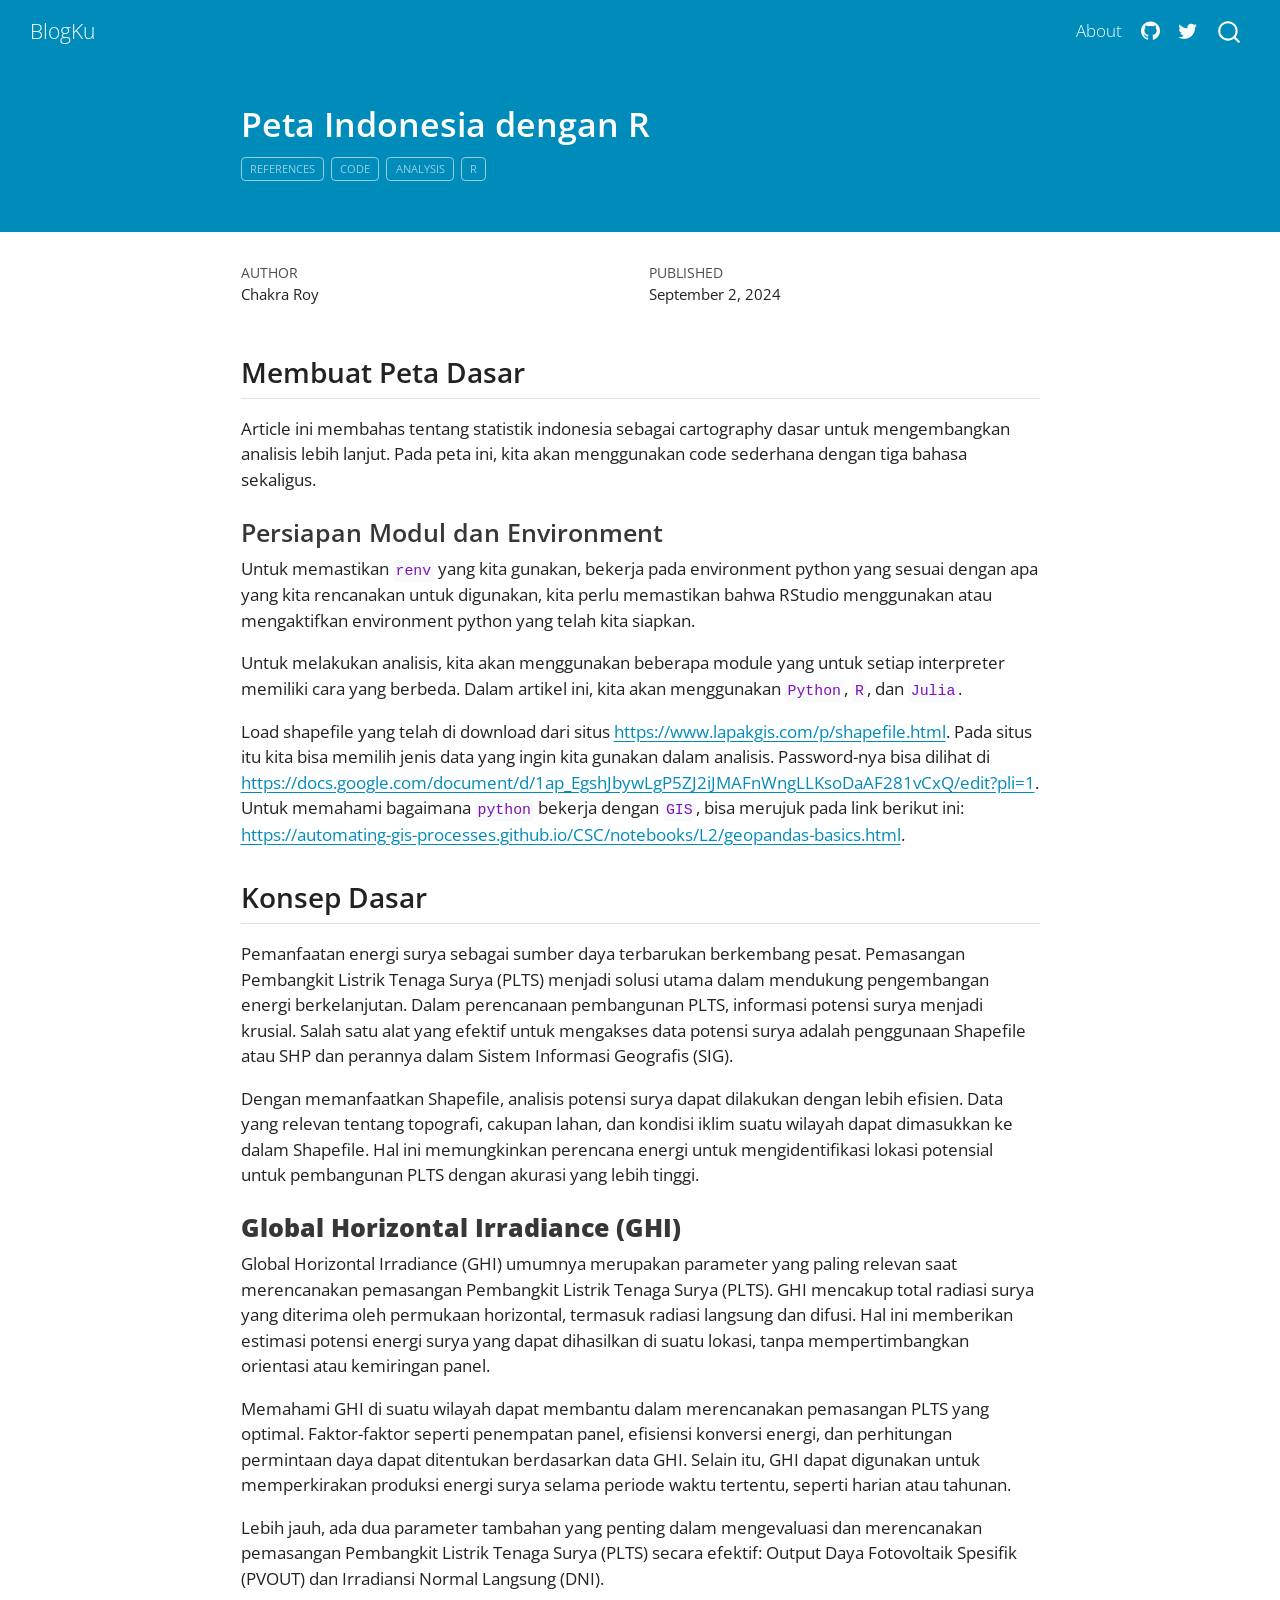
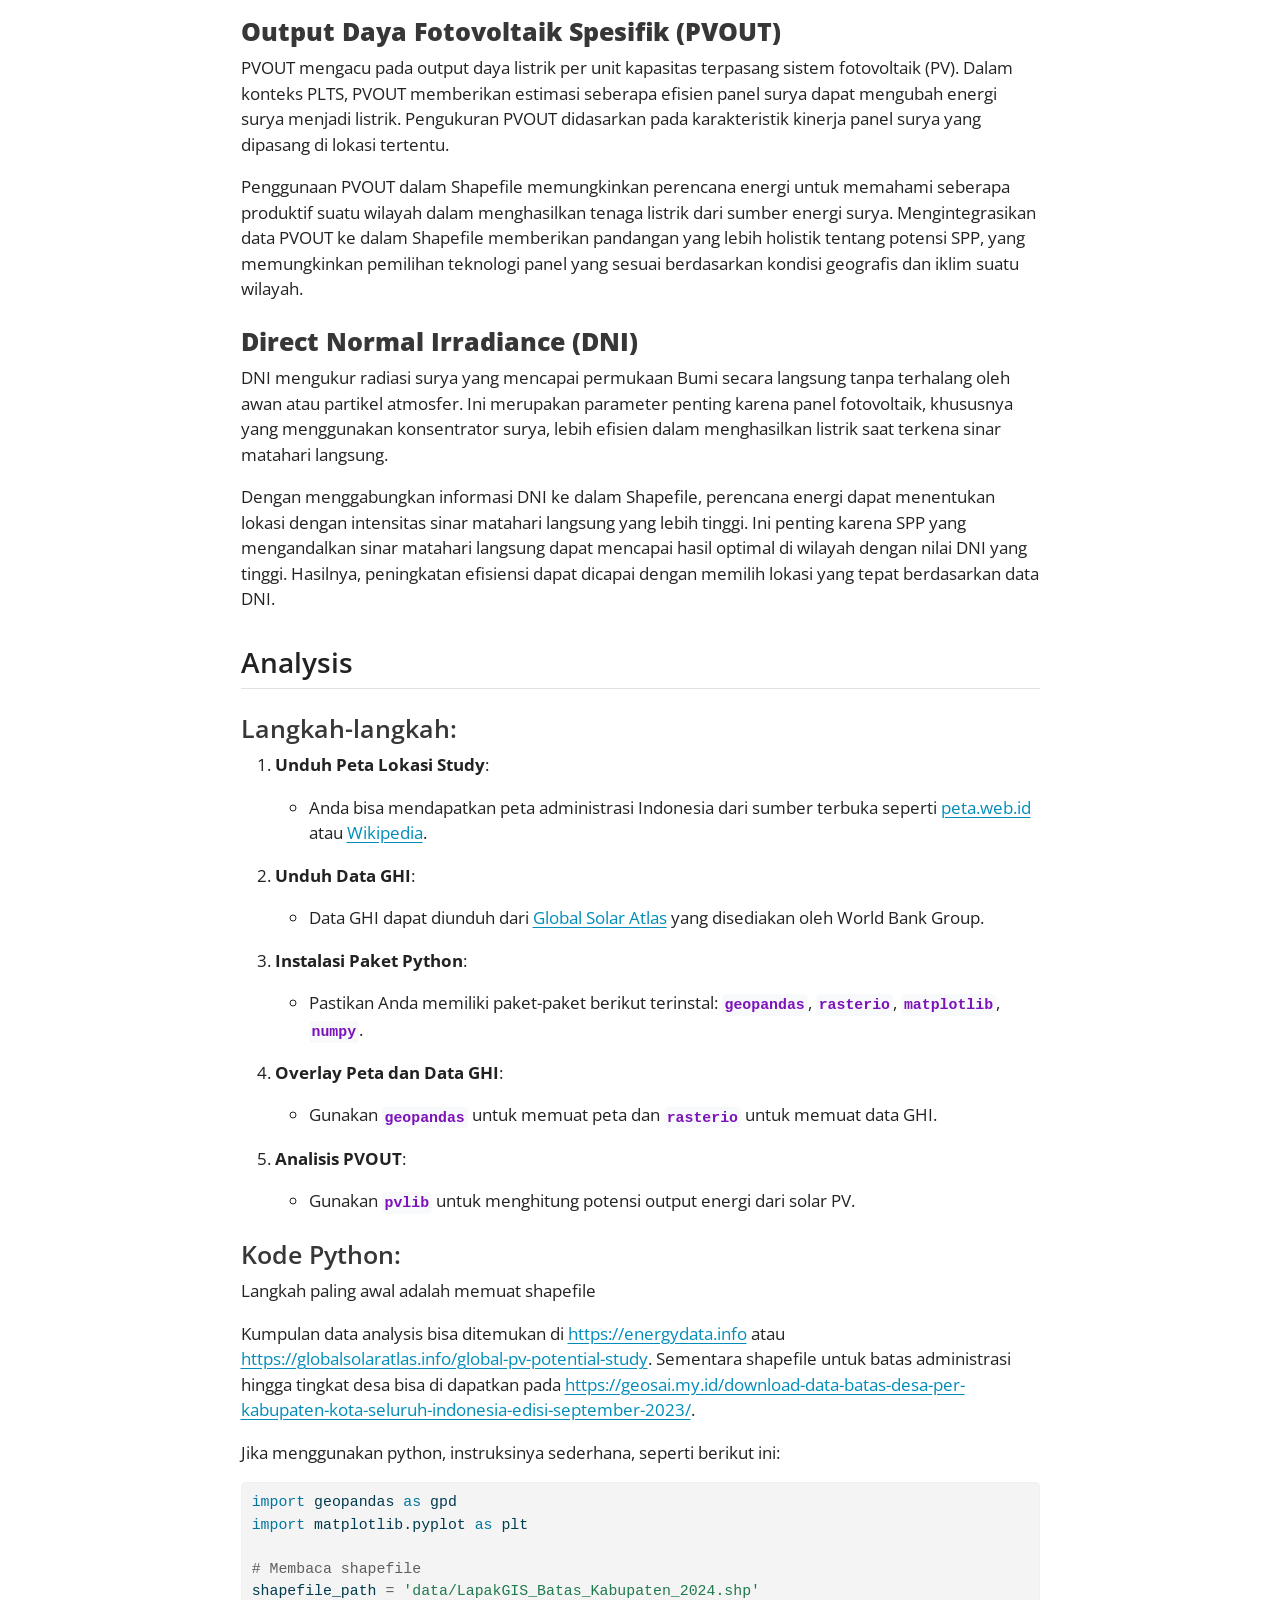
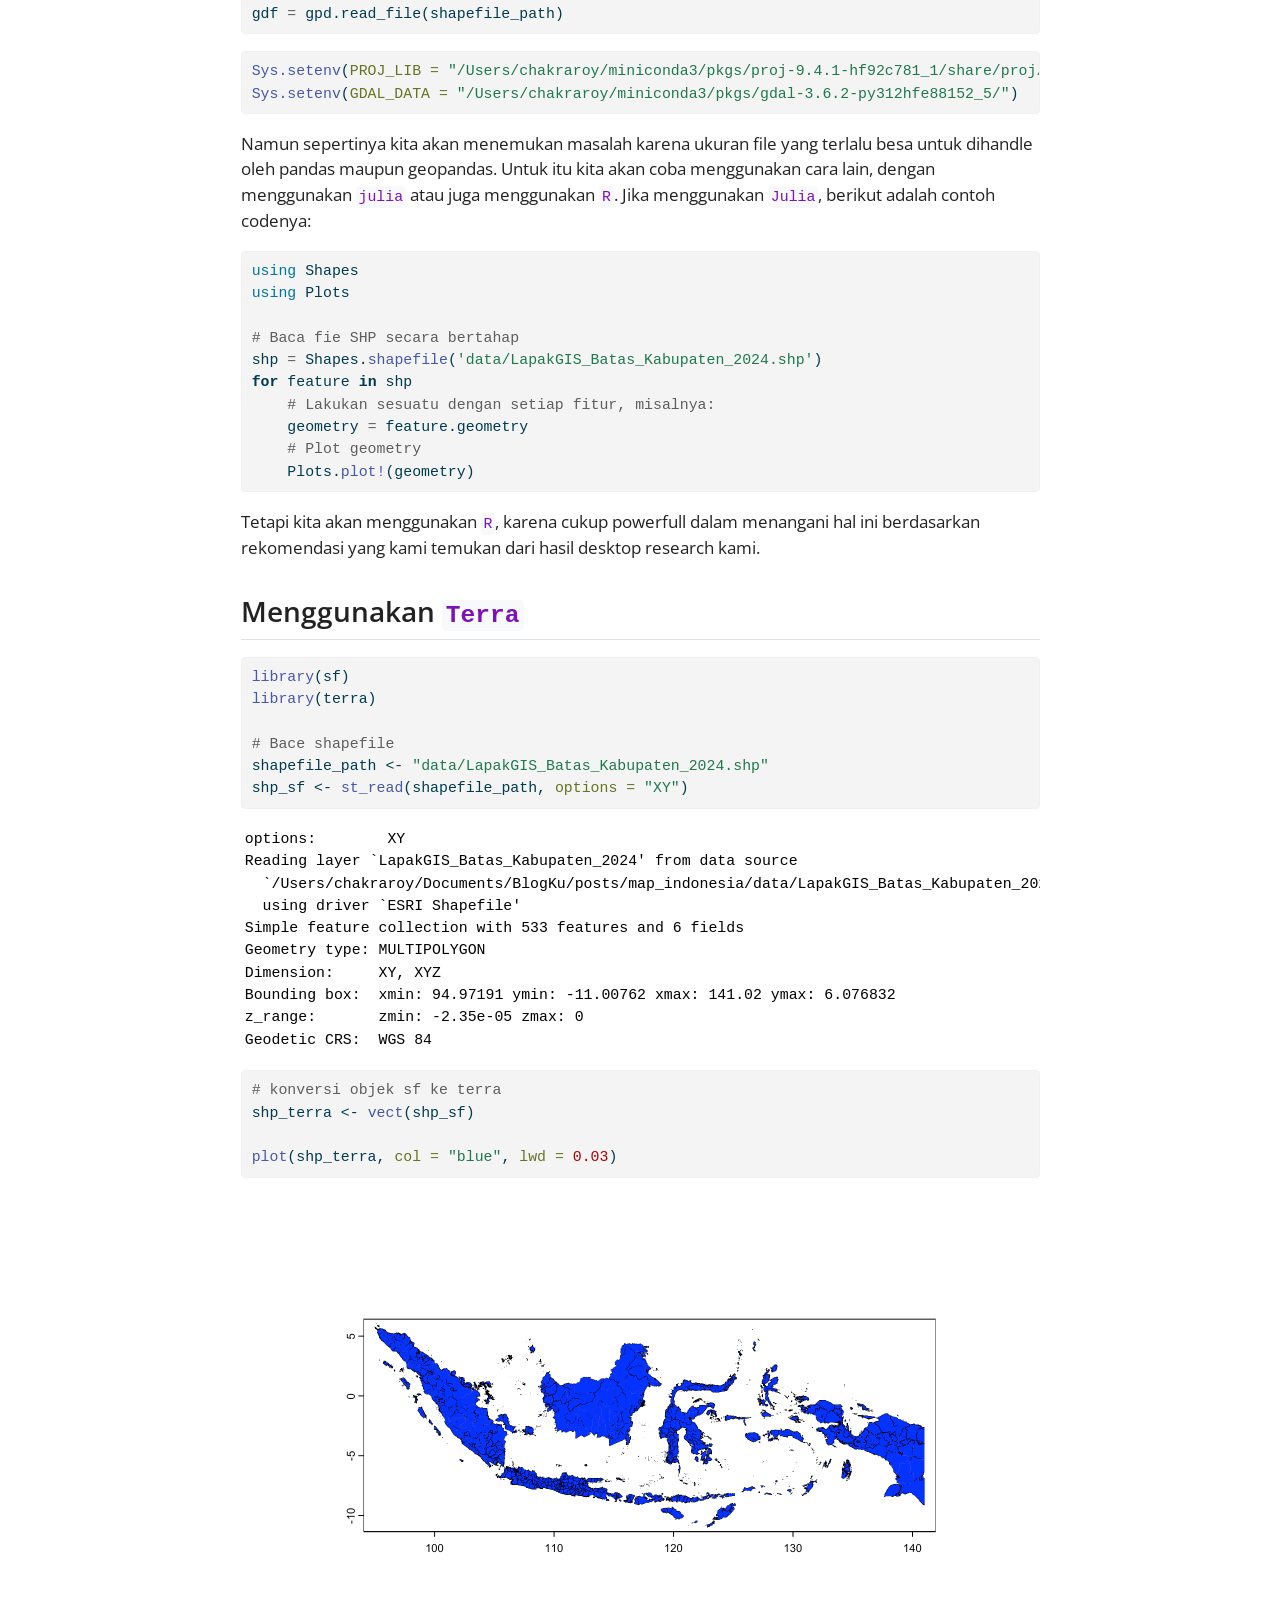
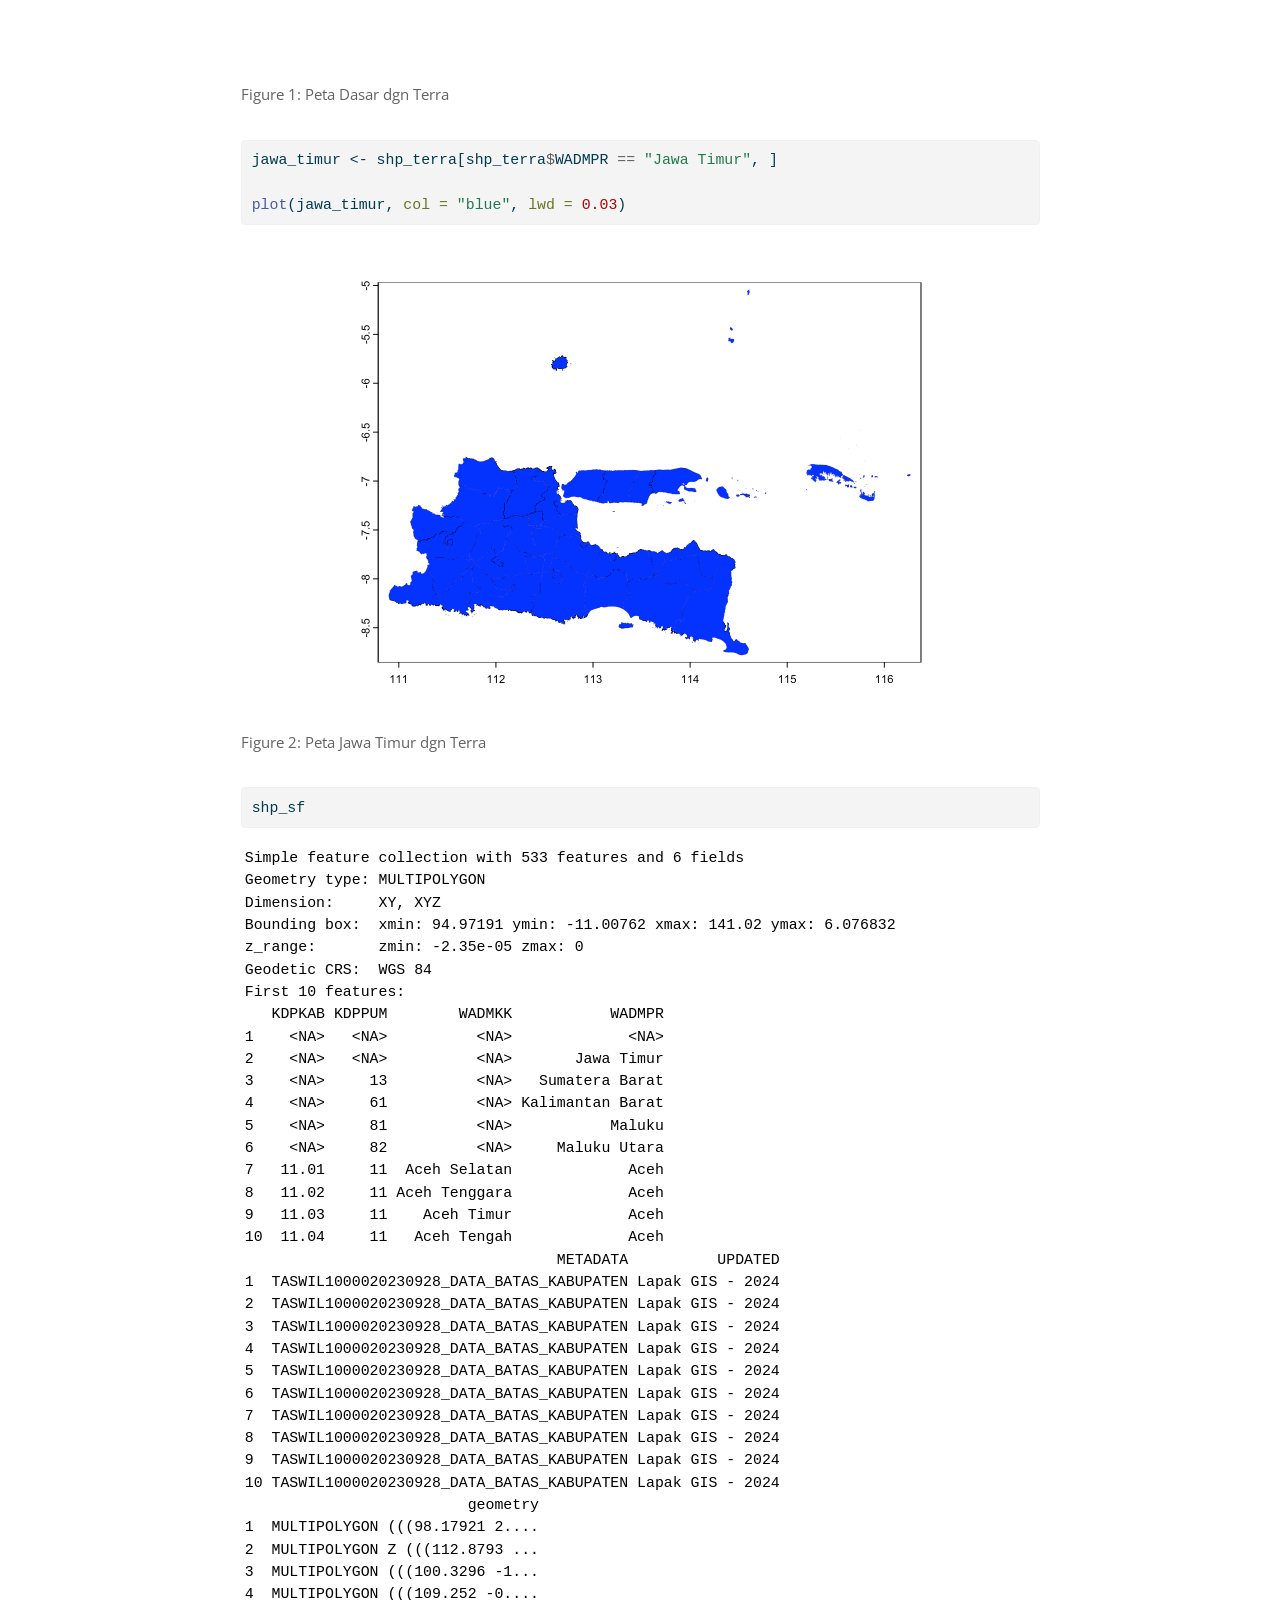
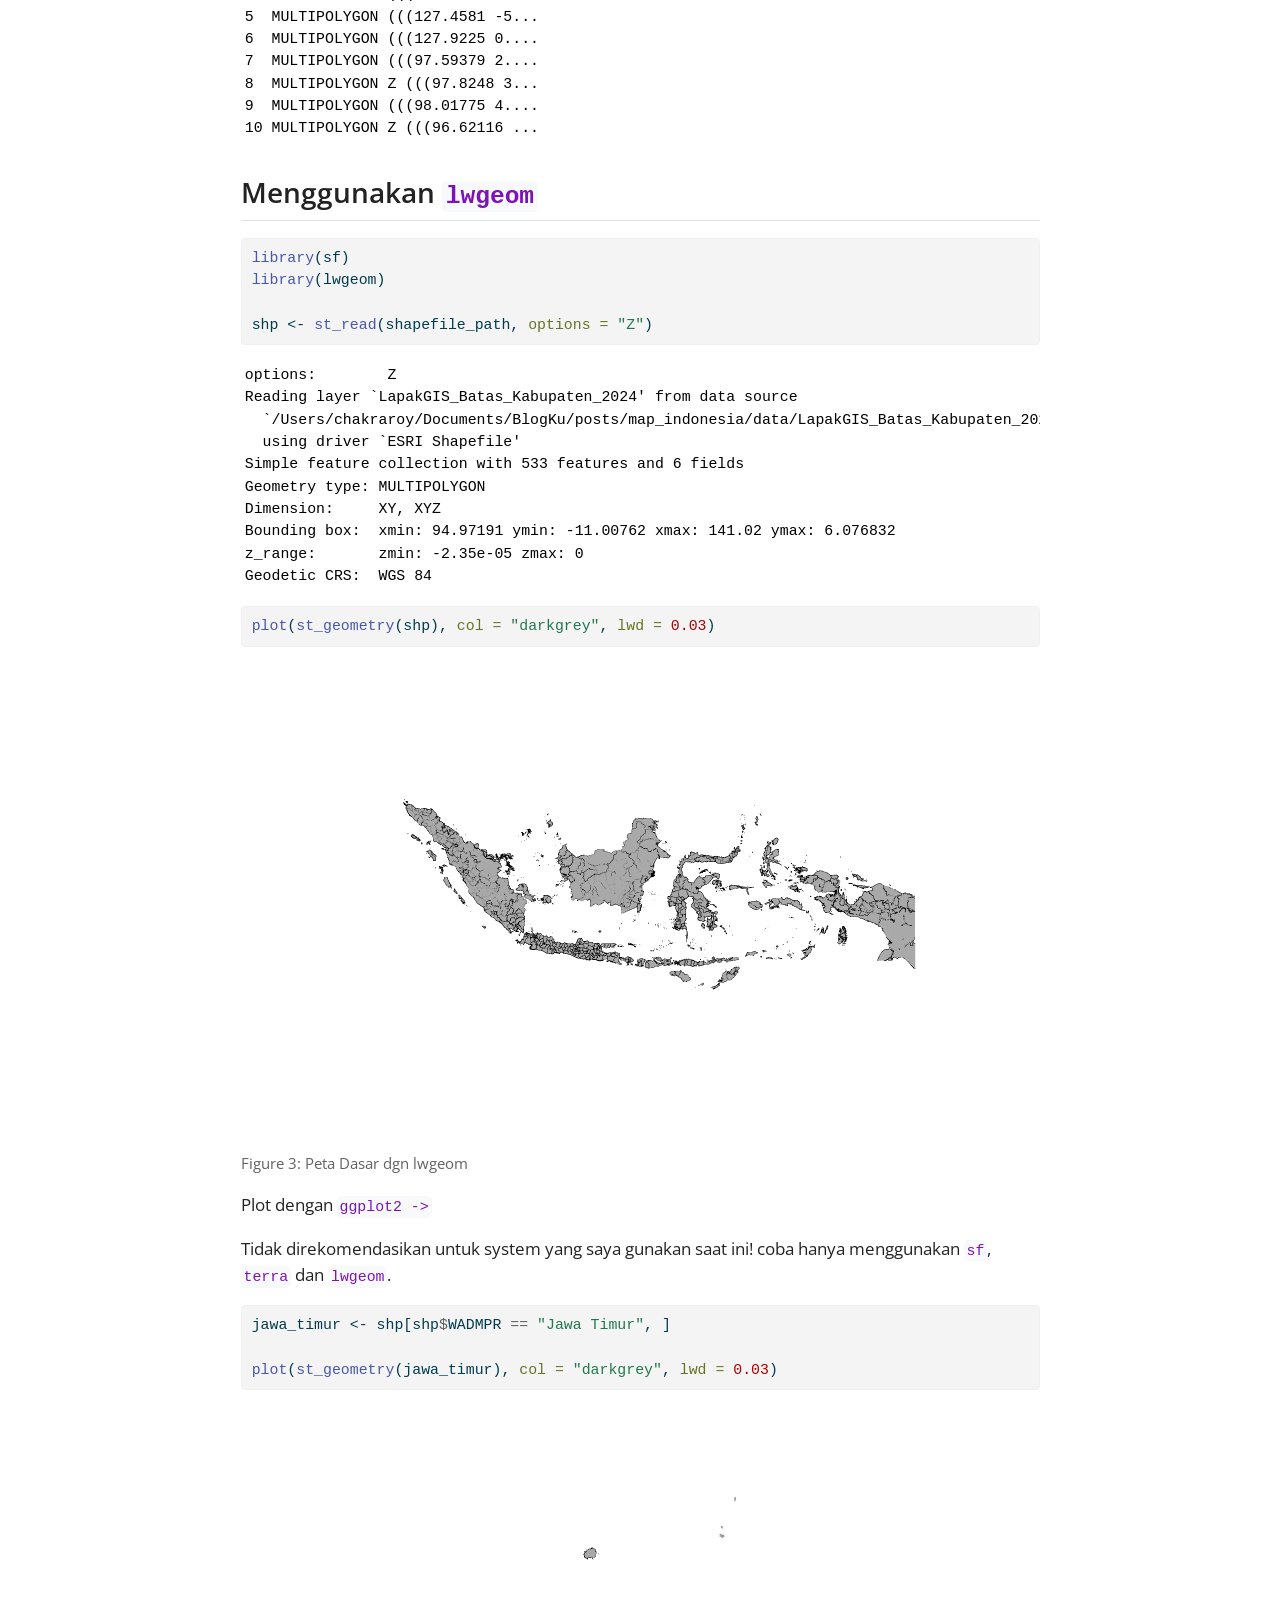
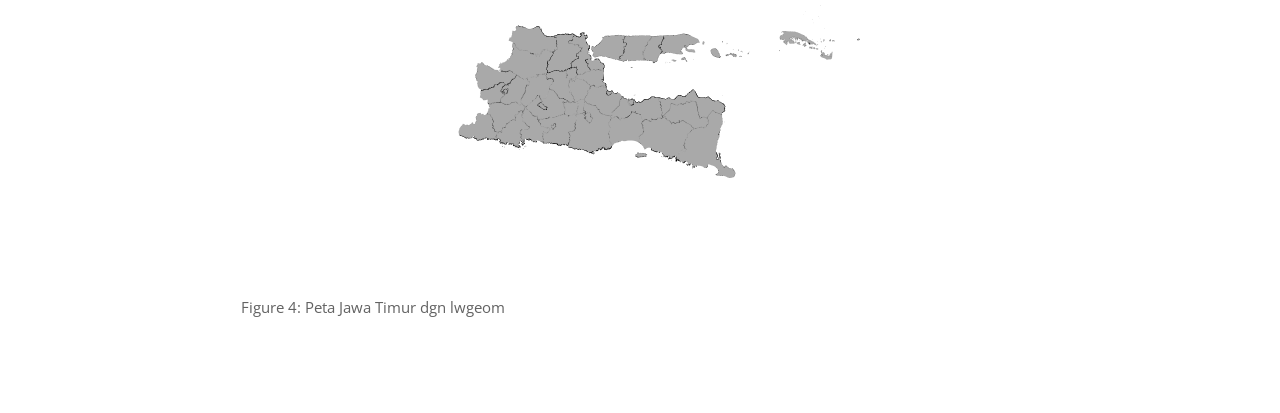
<file: docs/posts/map_indonesia/index.html>
<!DOCTYPE html>
<html xmlns="http://www.w3.org/1999/xhtml" lang="en" xml:lang="en"><head>

<meta charset="utf-8">
<meta name="generator" content="quarto-1.5.56">

<meta name="viewport" content="width=device-width, initial-scale=1.0, user-scalable=yes">

<meta name="author" content="Chakra Roy">
<meta name="dcterms.date" content="2024-09-02">

<title>Peta Indonesia dengan R – BlogKu</title>
<style>
code{white-space: pre-wrap;}
span.smallcaps{font-variant: small-caps;}
div.columns{display: flex; gap: min(4vw, 1.5em);}
div.column{flex: auto; overflow-x: auto;}
div.hanging-indent{margin-left: 1.5em; text-indent: -1.5em;}
ul.task-list{list-style: none;}
ul.task-list li input[type="checkbox"] {
  width: 0.8em;
  margin: 0 0.8em 0.2em -1em; /* quarto-specific, see https://github.com/quarto-dev/quarto-cli/issues/4556 */ 
  vertical-align: middle;
}
/* CSS for syntax highlighting */
pre > code.sourceCode { white-space: pre; position: relative; }
pre > code.sourceCode > span { line-height: 1.25; }
pre > code.sourceCode > span:empty { height: 1.2em; }
.sourceCode { overflow: visible; }
code.sourceCode > span { color: inherit; text-decoration: inherit; }
div.sourceCode { margin: 1em 0; }
pre.sourceCode { margin: 0; }
@media screen {
div.sourceCode { overflow: auto; }
}
@media print {
pre > code.sourceCode { white-space: pre-wrap; }
pre > code.sourceCode > span { display: inline-block; text-indent: -5em; padding-left: 5em; }
}
pre.numberSource code
  { counter-reset: source-line 0; }
pre.numberSource code > span
  { position: relative; left: -4em; counter-increment: source-line; }
pre.numberSource code > span > a:first-child::before
  { content: counter(source-line);
    position: relative; left: -1em; text-align: right; vertical-align: baseline;
    border: none; display: inline-block;
    -webkit-touch-callout: none; -webkit-user-select: none;
    -khtml-user-select: none; -moz-user-select: none;
    -ms-user-select: none; user-select: none;
    padding: 0 4px; width: 4em;
  }
pre.numberSource { margin-left: 3em;  padding-left: 4px; }
div.sourceCode
  {   }
@media screen {
pre > code.sourceCode > span > a:first-child::before { text-decoration: underline; }
}
</style>


<script src="../../site_libs/quarto-nav/quarto-nav.js"></script>
<script src="../../site_libs/quarto-nav/headroom.min.js"></script>
<script src="../../site_libs/clipboard/clipboard.min.js"></script>
<script src="../../site_libs/quarto-search/autocomplete.umd.js"></script>
<script src="../../site_libs/quarto-search/fuse.min.js"></script>
<script src="../../site_libs/quarto-search/quarto-search.js"></script>
<meta name="quarto:offset" content="../../">
<script src="../../site_libs/quarto-html/quarto.js"></script>
<script src="../../site_libs/quarto-html/popper.min.js"></script>
<script src="../../site_libs/quarto-html/tippy.umd.min.js"></script>
<script src="../../site_libs/quarto-html/anchor.min.js"></script>
<link href="../../site_libs/quarto-html/tippy.css" rel="stylesheet">
<link href="../../site_libs/quarto-html/quarto-syntax-highlighting.css" rel="stylesheet" id="quarto-text-highlighting-styles">
<script src="../../site_libs/bootstrap/bootstrap.min.js"></script>
<link href="../../site_libs/bootstrap/bootstrap-icons.css" rel="stylesheet">
<link href="../../site_libs/bootstrap/bootstrap.min.css" rel="stylesheet" id="quarto-bootstrap" data-mode="light">
<script id="quarto-search-options" type="application/json">{
  "location": "navbar",
  "copy-button": false,
  "collapse-after": 3,
  "panel-placement": "end",
  "type": "overlay",
  "limit": 50,
  "keyboard-shortcut": [
    "f",
    "/",
    "s"
  ],
  "show-item-context": false,
  "language": {
    "search-no-results-text": "No results",
    "search-matching-documents-text": "matching documents",
    "search-copy-link-title": "Copy link to search",
    "search-hide-matches-text": "Hide additional matches",
    "search-more-match-text": "more match in this document",
    "search-more-matches-text": "more matches in this document",
    "search-clear-button-title": "Clear",
    "search-text-placeholder": "",
    "search-detached-cancel-button-title": "Cancel",
    "search-submit-button-title": "Submit",
    "search-label": "Search"
  }
}</script>


<link rel="stylesheet" href="../../styles.css">
</head>

<body class="nav-fixed fullcontent">

<div id="quarto-search-results"></div>
  <header id="quarto-header" class="headroom fixed-top quarto-banner">
    <nav class="navbar navbar-expand-lg " data-bs-theme="dark">
      <div class="navbar-container container-fluid">
      <div class="navbar-brand-container mx-auto">
    <a class="navbar-brand" href="../../index.html">
    <span class="navbar-title">BlogKu</span>
    </a>
  </div>
            <div id="quarto-search" class="" title="Search"></div>
          <button class="navbar-toggler" type="button" data-bs-toggle="collapse" data-bs-target="#navbarCollapse" aria-controls="navbarCollapse" role="menu" aria-expanded="false" aria-label="Toggle navigation" onclick="if (window.quartoToggleHeadroom) { window.quartoToggleHeadroom(); }">
  <span class="navbar-toggler-icon"></span>
</button>
          <div class="collapse navbar-collapse" id="navbarCollapse">
            <ul class="navbar-nav navbar-nav-scroll ms-auto">
  <li class="nav-item">
    <a class="nav-link" href="../../about.html"> 
<span class="menu-text">About</span></a>
  </li>  
  <li class="nav-item compact">
    <a class="nav-link" href="https://github.com/"> <i class="bi bi-github" role="img">
</i> 
<span class="menu-text"></span></a>
  </li>  
  <li class="nav-item compact">
    <a class="nav-link" href="https://twitter.com"> <i class="bi bi-twitter" role="img">
</i> 
<span class="menu-text"></span></a>
  </li>  
</ul>
          </div> <!-- /navcollapse -->
            <div class="quarto-navbar-tools">
</div>
      </div> <!-- /container-fluid -->
    </nav>
</header>
<!-- content -->
<header id="title-block-header" class="quarto-title-block default page-columns page-full">
  <div class="quarto-title-banner page-columns page-full">
    <div class="quarto-title column-body">
      <h1 class="title">Peta Indonesia dengan R</h1>
                                <div class="quarto-categories">
                <div class="quarto-category">references</div>
                <div class="quarto-category">code</div>
                <div class="quarto-category">analysis</div>
                <div class="quarto-category">R</div>
              </div>
                  </div>
  </div>
    
  
  <div class="quarto-title-meta">

      <div>
      <div class="quarto-title-meta-heading">Author</div>
      <div class="quarto-title-meta-contents">
               <p>Chakra Roy </p>
            </div>
    </div>
      
      <div>
      <div class="quarto-title-meta-heading">Published</div>
      <div class="quarto-title-meta-contents">
        <p class="date">September 2, 2024</p>
      </div>
    </div>
    
      
    </div>
    
  
  </header><div id="quarto-content" class="quarto-container page-columns page-rows-contents page-layout-article page-navbar">
<!-- sidebar -->
<!-- margin-sidebar -->
    
<!-- main -->
<main class="content quarto-banner-title-block" id="quarto-document-content">





<section id="membuat-peta-dasar" class="level2">
<h2 class="anchored" data-anchor-id="membuat-peta-dasar">Membuat Peta Dasar</h2>
<p>Article ini membahas tentang statistik indonesia sebagai cartography dasar untuk mengembangkan analisis lebih lanjut. Pada peta ini, kita akan menggunakan code sederhana dengan tiga bahasa sekaligus.</p>
<section id="persiapan-modul-dan-environment" class="level3">
<h3 class="anchored" data-anchor-id="persiapan-modul-dan-environment">Persiapan Modul dan Environment</h3>
<p>Untuk memastikan <code>renv</code> yang kita gunakan, bekerja pada environment python yang sesuai dengan apa yang kita rencanakan untuk digunakan, kita perlu memastikan bahwa RStudio menggunakan atau mengaktifkan environment python yang telah kita siapkan.</p>
<p>Untuk melakukan analisis, kita akan menggunakan beberapa module yang untuk setiap interpreter memiliki cara yang berbeda. Dalam artikel ini, kita akan menggunakan <code>Python</code>, <code>R</code>, dan <code>Julia</code>.</p>
<p>Load shapefile yang telah di download dari situs <a href="https://www.lapakgis.com/p/shapefile.html" class="uri">https://www.lapakgis.com/p/shapefile.html</a>. Pada situs itu kita bisa memilih jenis data yang ingin kita gunakan dalam analisis. Password-nya bisa dilihat di <a href="https://docs.google.com/document/d/1ap_EgshJbywLgP5ZJ2iJMAFnWngLLKsoDaAF281vCxQ/edit?pli=1" class="uri">https://docs.google.com/document/d/1ap_EgshJbywLgP5ZJ2iJMAFnWngLLKsoDaAF281vCxQ/edit?pli=1</a>. Untuk memahami bagaimana <code>python</code> bekerja dengan <code>GIS</code>, bisa merujuk pada link berikut ini: <a href="https://automating-gis-processes.github.io/CSC/notebooks/L2/geopandas-basics.html" class="uri">https://automating-gis-processes.github.io/CSC/notebooks/L2/geopandas-basics.html</a>.</p>
</section>
</section>
<section id="konsep-dasar" class="level2">
<h2 class="anchored" data-anchor-id="konsep-dasar">Konsep Dasar</h2>
<p>Pemanfaatan energi surya sebagai sumber daya terbarukan berkembang pesat. Pemasangan Pembangkit Listrik Tenaga Surya (PLTS) menjadi solusi utama dalam mendukung pengembangan energi berkelanjutan. Dalam perencanaan pembangunan PLTS, informasi potensi surya menjadi krusial. Salah satu alat yang efektif untuk mengakses data potensi surya adalah penggunaan Shapefile atau SHP dan perannya dalam Sistem Informasi Geografis (SIG).</p>
<p>Dengan memanfaatkan Shapefile, analisis potensi surya dapat dilakukan dengan lebih efisien. Data yang relevan tentang topografi, cakupan lahan, dan kondisi iklim suatu wilayah dapat dimasukkan ke dalam Shapefile. Hal ini memungkinkan perencana energi untuk mengidentifikasi lokasi potensial untuk pembangunan PLTS dengan akurasi yang lebih tinggi.</p>
<section id="global-horizontal-irradiance-ghi" class="level3">
<h3 class="anchored" data-anchor-id="global-horizontal-irradiance-ghi"><strong>Global Horizontal Irradiance (GHI)</strong></h3>
<p>Global Horizontal Irradiance (GHI) umumnya merupakan parameter yang paling relevan saat merencanakan pemasangan Pembangkit Listrik Tenaga Surya (PLTS). GHI mencakup total radiasi surya yang diterima oleh permukaan horizontal, termasuk radiasi langsung dan difusi. Hal ini memberikan estimasi potensi energi surya yang dapat dihasilkan di suatu lokasi, tanpa mempertimbangkan orientasi atau kemiringan panel.</p>
<p>Memahami GHI di suatu wilayah dapat membantu dalam merencanakan pemasangan PLTS yang optimal. Faktor-faktor seperti penempatan panel, efisiensi konversi energi, dan perhitungan permintaan daya dapat ditentukan berdasarkan data GHI. Selain itu, GHI dapat digunakan untuk memperkirakan produksi energi surya selama periode waktu tertentu, seperti harian atau tahunan.</p>
<p>Lebih jauh, ada dua parameter tambahan yang penting dalam mengevaluasi dan merencanakan pemasangan Pembangkit Listrik Tenaga Surya (PLTS) secara efektif: Output Daya Fotovoltaik Spesifik (PVOUT) dan Irradiansi Normal Langsung (DNI).</p>
</section>
<section id="output-daya-fotovoltaik-spesifik-pvout" class="level3">
<h3 class="anchored" data-anchor-id="output-daya-fotovoltaik-spesifik-pvout"><strong>Output Daya Fotovoltaik Spesifik (PVOUT)</strong></h3>
<p>PVOUT mengacu pada output daya listrik per unit kapasitas terpasang sistem fotovoltaik (PV). Dalam konteks PLTS, PVOUT memberikan estimasi seberapa efisien panel surya dapat mengubah energi surya menjadi listrik. Pengukuran PVOUT didasarkan pada karakteristik kinerja panel surya yang dipasang di lokasi tertentu.</p>
<p>Penggunaan PVOUT dalam Shapefile memungkinkan perencana energi untuk memahami seberapa produktif suatu wilayah dalam menghasilkan tenaga listrik dari sumber energi surya. Mengintegrasikan data PVOUT ke dalam Shapefile memberikan pandangan yang lebih holistik tentang potensi SPP, yang memungkinkan pemilihan teknologi panel yang sesuai berdasarkan kondisi geografis dan iklim suatu wilayah.</p>
</section>
<section id="direct-normal-irradiance-dni" class="level3">
<h3 class="anchored" data-anchor-id="direct-normal-irradiance-dni"><strong>Direct Normal Irradiance (DNI)</strong></h3>
<p>DNI mengukur radiasi surya yang mencapai permukaan Bumi secara langsung tanpa terhalang oleh awan atau partikel atmosfer. Ini merupakan parameter penting karena panel fotovoltaik, khususnya yang menggunakan konsentrator surya, lebih efisien dalam menghasilkan listrik saat terkena sinar matahari langsung.</p>
<p>Dengan menggabungkan informasi DNI ke dalam Shapefile, perencana energi dapat menentukan lokasi dengan intensitas sinar matahari langsung yang lebih tinggi. Ini penting karena SPP yang mengandalkan sinar matahari langsung dapat mencapai hasil optimal di wilayah dengan nilai DNI yang tinggi. Hasilnya, peningkatan efisiensi dapat dicapai dengan memilih lokasi yang tepat berdasarkan data DNI.️</p>
</section>
</section>
<section id="analysis" class="level2">
<h2 class="anchored" data-anchor-id="analysis">Analysis</h2>
<section id="langkah-langkah" class="level3">
<h3 class="anchored" data-anchor-id="langkah-langkah">Langkah-langkah:</h3>
<ol type="1">
<li><p><strong>Unduh Peta Lokasi Study</strong>:</p>
<ul>
<li>Anda bisa mendapatkan peta administrasi Indonesia dari sumber terbuka seperti <a href="https://peta.web.id/peta/kab/kabupaten-jeneponto">peta.web.id</a> atau <a href="https://id.wikipedia.org/wiki/Kabupaten_Jeneponto">Wikipedia</a>.</li>
</ul></li>
<li><p><strong>Unduh Data GHI</strong>:</p>
<ul>
<li>Data GHI dapat diunduh dari <a href="https://globalsolaratlas.info/">Global Solar Atlas</a> yang disediakan oleh World Bank Group.</li>
</ul></li>
<li><p><strong>Instalasi Paket Python</strong>:</p>
<ul>
<li>Pastikan Anda memiliki paket-paket berikut terinstal: <strong><code>geopandas</code></strong>, <strong><code>rasterio</code></strong>, <strong><code>matplotlib</code></strong>, <strong><code>numpy</code></strong>.</li>
</ul></li>
<li><p><strong>Overlay Peta dan Data GHI</strong>:</p>
<ul>
<li>Gunakan <strong><code>geopandas</code></strong> untuk memuat peta dan <strong><code>rasterio</code></strong> untuk memuat data GHI.</li>
</ul></li>
<li><p><strong>Analisis PVOUT</strong>:</p>
<ul>
<li>Gunakan <strong><code>pvlib</code></strong> untuk menghitung potensi output energi dari solar PV.</li>
</ul></li>
</ol>
</section>
<section id="kode-python" class="level3">
<h3 class="anchored" data-anchor-id="kode-python">Kode Python:</h3>
<p>Langkah paling awal adalah memuat shapefile</p>
<p>Kumpulan data analysis bisa ditemukan di <a href="https://energydata.info" class="uri">https://energydata.info</a> atau <a href="https://globalsolaratlas.info/global-pv-potential-study" class="uri">https://globalsolaratlas.info/global-pv-potential-study</a>. Sementara shapefile untuk batas administrasi hingga tingkat desa bisa di dapatkan pada <a href="https://geosai.my.id/download-data-batas-desa-per-kabupaten-kota-seluruh-indonesia-edisi-september-2023/" class="uri">https://geosai.my.id/download-data-batas-desa-per-kabupaten-kota-seluruh-indonesia-edisi-september-2023/</a>.</p>
<p>Jika menggunakan python, instruksinya sederhana, seperti berikut ini:</p>
<div class="sourceCode" id="cb1"><pre class="sourceCode python code-with-copy"><code class="sourceCode python"><span id="cb1-1"><a href="#cb1-1" aria-hidden="true" tabindex="-1"></a><span class="im">import</span> geopandas <span class="im">as</span> gpd</span>
<span id="cb1-2"><a href="#cb1-2" aria-hidden="true" tabindex="-1"></a><span class="im">import</span> matplotlib.pyplot <span class="im">as</span> plt</span>
<span id="cb1-3"><a href="#cb1-3" aria-hidden="true" tabindex="-1"></a></span>
<span id="cb1-4"><a href="#cb1-4" aria-hidden="true" tabindex="-1"></a><span class="co"># Membaca shapefile</span></span>
<span id="cb1-5"><a href="#cb1-5" aria-hidden="true" tabindex="-1"></a>shapefile_path <span class="op">=</span> <span class="st">'data/LapakGIS_Batas_Kabupaten_2024.shp'</span></span>
<span id="cb1-6"><a href="#cb1-6" aria-hidden="true" tabindex="-1"></a>gdf <span class="op">=</span> gpd.read_file(shapefile_path)</span></code><button title="Copy to Clipboard" class="code-copy-button"><i class="bi"></i></button></pre></div>
<div class="cell">
<div class="sourceCode cell-code" id="cb2"><pre class="sourceCode r code-with-copy"><code class="sourceCode r"><span id="cb2-1"><a href="#cb2-1" aria-hidden="true" tabindex="-1"></a><span class="fu">Sys.setenv</span>(<span class="at">PROJ_LIB =</span> <span class="st">"/Users/chakraroy/miniconda3/pkgs/proj-9.4.1-hf92c781_1/share/proj/proj.db"</span>)</span>
<span id="cb2-2"><a href="#cb2-2" aria-hidden="true" tabindex="-1"></a><span class="fu">Sys.setenv</span>(<span class="at">GDAL_DATA =</span> <span class="st">"/Users/chakraroy/miniconda3/pkgs/gdal-3.6.2-py312hfe88152_5/"</span>)</span></code><button title="Copy to Clipboard" class="code-copy-button"><i class="bi"></i></button></pre></div>
</div>
<p>Namun sepertinya kita akan menemukan masalah karena ukuran file yang terlalu besa untuk dihandle oleh pandas maupun geopandas. Untuk itu kita akan coba menggunakan cara lain, dengan menggunakan <code>julia</code> atau juga menggunakan <code>R</code>. Jika menggunakan <code>Julia</code>, berikut adalah contoh codenya:</p>
<div class="sourceCode" id="cb3"><pre class="sourceCode julia code-with-copy"><code class="sourceCode julia"><span id="cb3-1"><a href="#cb3-1" aria-hidden="true" tabindex="-1"></a><span class="im">using</span> <span class="bu">Shapes</span></span>
<span id="cb3-2"><a href="#cb3-2" aria-hidden="true" tabindex="-1"></a><span class="im">using</span> <span class="bu">Plots</span></span>
<span id="cb3-3"><a href="#cb3-3" aria-hidden="true" tabindex="-1"></a></span>
<span id="cb3-4"><a href="#cb3-4" aria-hidden="true" tabindex="-1"></a><span class="co"># Baca fie SHP secara bertahap</span></span>
<span id="cb3-5"><a href="#cb3-5" aria-hidden="true" tabindex="-1"></a>shp <span class="op">=</span> Shapes.<span class="fu">shapefile</span>(<span class="ch">'data/LapakGIS_Batas_Kabupaten_2024.shp'</span>)</span>
<span id="cb3-6"><a href="#cb3-6" aria-hidden="true" tabindex="-1"></a><span class="cf">for</span> feature <span class="kw">in</span> shp</span>
<span id="cb3-7"><a href="#cb3-7" aria-hidden="true" tabindex="-1"></a>    <span class="co"># Lakukan sesuatu dengan setiap fitur, misalnya:</span></span>
<span id="cb3-8"><a href="#cb3-8" aria-hidden="true" tabindex="-1"></a>    geometry <span class="op">=</span> feature.geometry</span>
<span id="cb3-9"><a href="#cb3-9" aria-hidden="true" tabindex="-1"></a>    <span class="co"># Plot geometry </span></span>
<span id="cb3-10"><a href="#cb3-10" aria-hidden="true" tabindex="-1"></a>    Plots.<span class="fu">plot!</span>(geometry)</span></code><button title="Copy to Clipboard" class="code-copy-button"><i class="bi"></i></button></pre></div>
<p>Tetapi kita akan menggunakan <code>R</code>, karena cukup powerfull dalam menangani hal ini berdasarkan rekomendasi yang kami temukan dari hasil desktop research kami.</p>
</section>
</section>
<section id="menggunakan-terra" class="level2">
<h2 class="anchored" data-anchor-id="menggunakan-terra">Menggunakan <code>Terra</code></h2>
<div class="cell">
<div class="sourceCode cell-code" id="cb4"><pre class="sourceCode r code-with-copy"><code class="sourceCode r"><span id="cb4-1"><a href="#cb4-1" aria-hidden="true" tabindex="-1"></a><span class="fu">library</span>(sf)</span>
<span id="cb4-2"><a href="#cb4-2" aria-hidden="true" tabindex="-1"></a><span class="fu">library</span>(terra)</span>
<span id="cb4-3"><a href="#cb4-3" aria-hidden="true" tabindex="-1"></a></span>
<span id="cb4-4"><a href="#cb4-4" aria-hidden="true" tabindex="-1"></a><span class="co"># Bace shapefile</span></span>
<span id="cb4-5"><a href="#cb4-5" aria-hidden="true" tabindex="-1"></a>shapefile_path <span class="ot">&lt;-</span> <span class="st">"data/LapakGIS_Batas_Kabupaten_2024.shp"</span></span>
<span id="cb4-6"><a href="#cb4-6" aria-hidden="true" tabindex="-1"></a>shp_sf <span class="ot">&lt;-</span> <span class="fu">st_read</span>(shapefile_path, <span class="at">options =</span> <span class="st">"XY"</span>)</span></code><button title="Copy to Clipboard" class="code-copy-button"><i class="bi"></i></button></pre></div>
<div class="cell-output cell-output-stdout">
<pre><code>options:        XY 
Reading layer `LapakGIS_Batas_Kabupaten_2024' from data source 
  `/Users/chakraroy/Documents/BlogKu/posts/map_indonesia/data/LapakGIS_Batas_Kabupaten_2024.shp' 
  using driver `ESRI Shapefile'
Simple feature collection with 533 features and 6 fields
Geometry type: MULTIPOLYGON
Dimension:     XY, XYZ
Bounding box:  xmin: 94.97191 ymin: -11.00762 xmax: 141.02 ymax: 6.076832
z_range:       zmin: -2.35e-05 zmax: 0
Geodetic CRS:  WGS 84</code></pre>
</div>
<div class="sourceCode cell-code" id="cb6"><pre class="sourceCode r code-with-copy"><code class="sourceCode r"><span id="cb6-1"><a href="#cb6-1" aria-hidden="true" tabindex="-1"></a><span class="co"># konversi objek sf ke terra</span></span>
<span id="cb6-2"><a href="#cb6-2" aria-hidden="true" tabindex="-1"></a>shp_terra <span class="ot">&lt;-</span> <span class="fu">vect</span>(shp_sf)</span>
<span id="cb6-3"><a href="#cb6-3" aria-hidden="true" tabindex="-1"></a></span>
<span id="cb6-4"><a href="#cb6-4" aria-hidden="true" tabindex="-1"></a><span class="fu">plot</span>(shp_terra, <span class="at">col =</span> <span class="st">"blue"</span>, <span class="at">lwd =</span> <span class="fl">0.03</span>)</span></code><button title="Copy to Clipboard" class="code-copy-button"><i class="bi"></i></button></pre></div>
<div class="cell-output-display">
<div id="fig-petadgnterra" class="quarto-float quarto-figure quarto-figure-center anchored">
<figure class="quarto-float quarto-float-fig figure">
<div aria-describedby="fig-petadgnterra-caption-0ceaefa1-69ba-4598-a22c-09a6ac19f8ca">
<img src="index_files/figure-html/fig-petadgnterra-1.png" class="img-fluid figure-img" width="672">
</div>
<figcaption class="quarto-float-caption-bottom quarto-float-caption quarto-float-fig" id="fig-petadgnterra-caption-0ceaefa1-69ba-4598-a22c-09a6ac19f8ca">
Figure&nbsp;1: Peta Dasar dgn Terra
</figcaption>
</figure>
</div>
</div>
</div>
<div class="cell">
<div class="sourceCode cell-code" id="cb7"><pre class="sourceCode r code-with-copy"><code class="sourceCode r"><span id="cb7-1"><a href="#cb7-1" aria-hidden="true" tabindex="-1"></a>jawa_timur <span class="ot">&lt;-</span> shp_terra[shp_terra<span class="sc">$</span>WADMPR <span class="sc">==</span> <span class="st">"Jawa Timur"</span>, ]</span>
<span id="cb7-2"><a href="#cb7-2" aria-hidden="true" tabindex="-1"></a></span>
<span id="cb7-3"><a href="#cb7-3" aria-hidden="true" tabindex="-1"></a><span class="fu">plot</span>(jawa_timur, <span class="at">col =</span> <span class="st">"blue"</span>, <span class="at">lwd =</span> <span class="fl">0.03</span>)</span></code><button title="Copy to Clipboard" class="code-copy-button"><i class="bi"></i></button></pre></div>
<div class="cell-output-display">
<div id="fig-petajatimterra" class="quarto-float quarto-figure quarto-figure-center anchored">
<figure class="quarto-float quarto-float-fig figure">
<div aria-describedby="fig-petajatimterra-caption-0ceaefa1-69ba-4598-a22c-09a6ac19f8ca">
<img src="index_files/figure-html/fig-petajatimterra-1.png" class="img-fluid figure-img" width="672">
</div>
<figcaption class="quarto-float-caption-bottom quarto-float-caption quarto-float-fig" id="fig-petajatimterra-caption-0ceaefa1-69ba-4598-a22c-09a6ac19f8ca">
Figure&nbsp;2: Peta Jawa Timur dgn Terra
</figcaption>
</figure>
</div>
</div>
</div>
<div class="cell">
<div class="sourceCode cell-code" id="cb8"><pre class="sourceCode r code-with-copy"><code class="sourceCode r"><span id="cb8-1"><a href="#cb8-1" aria-hidden="true" tabindex="-1"></a>shp_sf</span></code><button title="Copy to Clipboard" class="code-copy-button"><i class="bi"></i></button></pre></div>
<div class="cell-output cell-output-stdout">
<pre><code>Simple feature collection with 533 features and 6 fields
Geometry type: MULTIPOLYGON
Dimension:     XY, XYZ
Bounding box:  xmin: 94.97191 ymin: -11.00762 xmax: 141.02 ymax: 6.076832
z_range:       zmin: -2.35e-05 zmax: 0
Geodetic CRS:  WGS 84
First 10 features:
   KDPKAB KDPPUM        WADMKK           WADMPR
1    &lt;NA&gt;   &lt;NA&gt;          &lt;NA&gt;             &lt;NA&gt;
2    &lt;NA&gt;   &lt;NA&gt;          &lt;NA&gt;       Jawa Timur
3    &lt;NA&gt;     13          &lt;NA&gt;   Sumatera Barat
4    &lt;NA&gt;     61          &lt;NA&gt; Kalimantan Barat
5    &lt;NA&gt;     81          &lt;NA&gt;           Maluku
6    &lt;NA&gt;     82          &lt;NA&gt;     Maluku Utara
7   11.01     11  Aceh Selatan             Aceh
8   11.02     11 Aceh Tenggara             Aceh
9   11.03     11    Aceh Timur             Aceh
10  11.04     11   Aceh Tengah             Aceh
                                   METADATA          UPDATED
1  TASWIL1000020230928_DATA_BATAS_KABUPATEN Lapak GIS - 2024
2  TASWIL1000020230928_DATA_BATAS_KABUPATEN Lapak GIS - 2024
3  TASWIL1000020230928_DATA_BATAS_KABUPATEN Lapak GIS - 2024
4  TASWIL1000020230928_DATA_BATAS_KABUPATEN Lapak GIS - 2024
5  TASWIL1000020230928_DATA_BATAS_KABUPATEN Lapak GIS - 2024
6  TASWIL1000020230928_DATA_BATAS_KABUPATEN Lapak GIS - 2024
7  TASWIL1000020230928_DATA_BATAS_KABUPATEN Lapak GIS - 2024
8  TASWIL1000020230928_DATA_BATAS_KABUPATEN Lapak GIS - 2024
9  TASWIL1000020230928_DATA_BATAS_KABUPATEN Lapak GIS - 2024
10 TASWIL1000020230928_DATA_BATAS_KABUPATEN Lapak GIS - 2024
                         geometry
1  MULTIPOLYGON (((98.17921 2....
2  MULTIPOLYGON Z (((112.8793 ...
3  MULTIPOLYGON (((100.3296 -1...
4  MULTIPOLYGON (((109.252 -0....
5  MULTIPOLYGON (((127.4581 -5...
6  MULTIPOLYGON (((127.9225 0....
7  MULTIPOLYGON (((97.59379 2....
8  MULTIPOLYGON Z (((97.8248 3...
9  MULTIPOLYGON (((98.01775 4....
10 MULTIPOLYGON Z (((96.62116 ...</code></pre>
</div>
</div>
</section>
<section id="menggunakan-lwgeom" class="level2">
<h2 class="anchored" data-anchor-id="menggunakan-lwgeom">Menggunakan <code>lwgeom</code></h2>
<div class="cell">
<div class="sourceCode cell-code" id="cb10"><pre class="sourceCode r code-with-copy"><code class="sourceCode r"><span id="cb10-1"><a href="#cb10-1" aria-hidden="true" tabindex="-1"></a><span class="fu">library</span>(sf)</span>
<span id="cb10-2"><a href="#cb10-2" aria-hidden="true" tabindex="-1"></a><span class="fu">library</span>(lwgeom)</span>
<span id="cb10-3"><a href="#cb10-3" aria-hidden="true" tabindex="-1"></a></span>
<span id="cb10-4"><a href="#cb10-4" aria-hidden="true" tabindex="-1"></a>shp <span class="ot">&lt;-</span> <span class="fu">st_read</span>(shapefile_path, <span class="at">options =</span> <span class="st">"Z"</span>)</span></code><button title="Copy to Clipboard" class="code-copy-button"><i class="bi"></i></button></pre></div>
<div class="cell-output cell-output-stdout">
<pre><code>options:        Z 
Reading layer `LapakGIS_Batas_Kabupaten_2024' from data source 
  `/Users/chakraroy/Documents/BlogKu/posts/map_indonesia/data/LapakGIS_Batas_Kabupaten_2024.shp' 
  using driver `ESRI Shapefile'
Simple feature collection with 533 features and 6 fields
Geometry type: MULTIPOLYGON
Dimension:     XY, XYZ
Bounding box:  xmin: 94.97191 ymin: -11.00762 xmax: 141.02 ymax: 6.076832
z_range:       zmin: -2.35e-05 zmax: 0
Geodetic CRS:  WGS 84</code></pre>
</div>
<div class="sourceCode cell-code" id="cb12"><pre class="sourceCode r code-with-copy"><code class="sourceCode r"><span id="cb12-1"><a href="#cb12-1" aria-hidden="true" tabindex="-1"></a><span class="fu">plot</span>(<span class="fu">st_geometry</span>(shp), <span class="at">col =</span> <span class="st">"darkgrey"</span>, <span class="at">lwd =</span> <span class="fl">0.03</span>)</span></code><button title="Copy to Clipboard" class="code-copy-button"><i class="bi"></i></button></pre></div>
<div class="cell-output-display">
<div id="fig-petadgnlwgeom" class="quarto-float quarto-figure quarto-figure-center anchored">
<figure class="quarto-float quarto-float-fig figure">
<div aria-describedby="fig-petadgnlwgeom-caption-0ceaefa1-69ba-4598-a22c-09a6ac19f8ca">
<img src="index_files/figure-html/fig-petadgnlwgeom-1.png" class="img-fluid figure-img" width="672">
</div>
<figcaption class="quarto-float-caption-bottom quarto-float-caption quarto-float-fig" id="fig-petadgnlwgeom-caption-0ceaefa1-69ba-4598-a22c-09a6ac19f8ca">
Figure&nbsp;3: Peta Dasar dgn lwgeom
</figcaption>
</figure>
</div>
</div>
</div>
<p>Plot dengan <code>ggplot2 -&gt;</code></p>
<p>Tidak direkomendasikan untuk system yang saya gunakan saat ini! coba hanya menggunakan <code>sf</code>, <code>terra</code> dan <code>lwgeom</code>.</p>
<div class="cell">
<div class="sourceCode cell-code" id="cb13"><pre class="sourceCode r code-with-copy"><code class="sourceCode r"><span id="cb13-1"><a href="#cb13-1" aria-hidden="true" tabindex="-1"></a>jawa_timur <span class="ot">&lt;-</span> shp[shp<span class="sc">$</span>WADMPR <span class="sc">==</span> <span class="st">"Jawa Timur"</span>, ]</span>
<span id="cb13-2"><a href="#cb13-2" aria-hidden="true" tabindex="-1"></a></span>
<span id="cb13-3"><a href="#cb13-3" aria-hidden="true" tabindex="-1"></a><span class="fu">plot</span>(<span class="fu">st_geometry</span>(jawa_timur), <span class="at">col =</span> <span class="st">"darkgrey"</span>, <span class="at">lwd =</span> <span class="fl">0.03</span>)</span></code><button title="Copy to Clipboard" class="code-copy-button"><i class="bi"></i></button></pre></div>
<div class="cell-output-display">
<div id="fig-petajatimlwgeom" class="quarto-float quarto-figure quarto-figure-center anchored">
<figure class="quarto-float quarto-float-fig figure">
<div aria-describedby="fig-petajatimlwgeom-caption-0ceaefa1-69ba-4598-a22c-09a6ac19f8ca">
<img src="index_files/figure-html/fig-petajatimlwgeom-1.png" class="img-fluid figure-img" width="672">
</div>
<figcaption class="quarto-float-caption-bottom quarto-float-caption quarto-float-fig" id="fig-petajatimlwgeom-caption-0ceaefa1-69ba-4598-a22c-09a6ac19f8ca">
Figure&nbsp;4: Peta Jawa Timur dgn lwgeom
</figcaption>
</figure>
</div>
</div>
</div>


</section>

</main> <!-- /main -->
<script id="quarto-html-after-body" type="application/javascript">
window.document.addEventListener("DOMContentLoaded", function (event) {
  const toggleBodyColorMode = (bsSheetEl) => {
    const mode = bsSheetEl.getAttribute("data-mode");
    const bodyEl = window.document.querySelector("body");
    if (mode === "dark") {
      bodyEl.classList.add("quarto-dark");
      bodyEl.classList.remove("quarto-light");
    } else {
      bodyEl.classList.add("quarto-light");
      bodyEl.classList.remove("quarto-dark");
    }
  }
  const toggleBodyColorPrimary = () => {
    const bsSheetEl = window.document.querySelector("link#quarto-bootstrap");
    if (bsSheetEl) {
      toggleBodyColorMode(bsSheetEl);
    }
  }
  toggleBodyColorPrimary();  
  const icon = "";
  const anchorJS = new window.AnchorJS();
  anchorJS.options = {
    placement: 'right',
    icon: icon
  };
  anchorJS.add('.anchored');
  const isCodeAnnotation = (el) => {
    for (const clz of el.classList) {
      if (clz.startsWith('code-annotation-')) {                     
        return true;
      }
    }
    return false;
  }
  const onCopySuccess = function(e) {
    // button target
    const button = e.trigger;
    // don't keep focus
    button.blur();
    // flash "checked"
    button.classList.add('code-copy-button-checked');
    var currentTitle = button.getAttribute("title");
    button.setAttribute("title", "Copied!");
    let tooltip;
    if (window.bootstrap) {
      button.setAttribute("data-bs-toggle", "tooltip");
      button.setAttribute("data-bs-placement", "left");
      button.setAttribute("data-bs-title", "Copied!");
      tooltip = new bootstrap.Tooltip(button, 
        { trigger: "manual", 
          customClass: "code-copy-button-tooltip",
          offset: [0, -8]});
      tooltip.show();    
    }
    setTimeout(function() {
      if (tooltip) {
        tooltip.hide();
        button.removeAttribute("data-bs-title");
        button.removeAttribute("data-bs-toggle");
        button.removeAttribute("data-bs-placement");
      }
      button.setAttribute("title", currentTitle);
      button.classList.remove('code-copy-button-checked');
    }, 1000);
    // clear code selection
    e.clearSelection();
  }
  const getTextToCopy = function(trigger) {
      const codeEl = trigger.previousElementSibling.cloneNode(true);
      for (const childEl of codeEl.children) {
        if (isCodeAnnotation(childEl)) {
          childEl.remove();
        }
      }
      return codeEl.innerText;
  }
  const clipboard = new window.ClipboardJS('.code-copy-button:not([data-in-quarto-modal])', {
    text: getTextToCopy
  });
  clipboard.on('success', onCopySuccess);
  if (window.document.getElementById('quarto-embedded-source-code-modal')) {
    // For code content inside modals, clipBoardJS needs to be initialized with a container option
    // TODO: Check when it could be a function (https://github.com/zenorocha/clipboard.js/issues/860)
    const clipboardModal = new window.ClipboardJS('.code-copy-button[data-in-quarto-modal]', {
      text: getTextToCopy,
      container: window.document.getElementById('quarto-embedded-source-code-modal')
    });
    clipboardModal.on('success', onCopySuccess);
  }
    var localhostRegex = new RegExp(/^(?:http|https):\/\/localhost\:?[0-9]*\//);
    var mailtoRegex = new RegExp(/^mailto:/);
      var filterRegex = new RegExp("https:\/\/chakraroy\.github\.io\/BlogKu\/");
    var isInternal = (href) => {
        return filterRegex.test(href) || localhostRegex.test(href) || mailtoRegex.test(href);
    }
    // Inspect non-navigation links and adorn them if external
 	var links = window.document.querySelectorAll('a[href]:not(.nav-link):not(.navbar-brand):not(.toc-action):not(.sidebar-link):not(.sidebar-item-toggle):not(.pagination-link):not(.no-external):not([aria-hidden]):not(.dropdown-item):not(.quarto-navigation-tool):not(.about-link)');
    for (var i=0; i<links.length; i++) {
      const link = links[i];
      if (!isInternal(link.href)) {
        // undo the damage that might have been done by quarto-nav.js in the case of
        // links that we want to consider external
        if (link.dataset.originalHref !== undefined) {
          link.href = link.dataset.originalHref;
        }
      }
    }
  function tippyHover(el, contentFn, onTriggerFn, onUntriggerFn) {
    const config = {
      allowHTML: true,
      maxWidth: 500,
      delay: 100,
      arrow: false,
      appendTo: function(el) {
          return el.parentElement;
      },
      interactive: true,
      interactiveBorder: 10,
      theme: 'quarto',
      placement: 'bottom-start',
    };
    if (contentFn) {
      config.content = contentFn;
    }
    if (onTriggerFn) {
      config.onTrigger = onTriggerFn;
    }
    if (onUntriggerFn) {
      config.onUntrigger = onUntriggerFn;
    }
    window.tippy(el, config); 
  }
  const noterefs = window.document.querySelectorAll('a[role="doc-noteref"]');
  for (var i=0; i<noterefs.length; i++) {
    const ref = noterefs[i];
    tippyHover(ref, function() {
      // use id or data attribute instead here
      let href = ref.getAttribute('data-footnote-href') || ref.getAttribute('href');
      try { href = new URL(href).hash; } catch {}
      const id = href.replace(/^#\/?/, "");
      const note = window.document.getElementById(id);
      if (note) {
        return note.innerHTML;
      } else {
        return "";
      }
    });
  }
  const xrefs = window.document.querySelectorAll('a.quarto-xref');
  const processXRef = (id, note) => {
    // Strip column container classes
    const stripColumnClz = (el) => {
      el.classList.remove("page-full", "page-columns");
      if (el.children) {
        for (const child of el.children) {
          stripColumnClz(child);
        }
      }
    }
    stripColumnClz(note)
    if (id === null || id.startsWith('sec-')) {
      // Special case sections, only their first couple elements
      const container = document.createElement("div");
      if (note.children && note.children.length > 2) {
        container.appendChild(note.children[0].cloneNode(true));
        for (let i = 1; i < note.children.length; i++) {
          const child = note.children[i];
          if (child.tagName === "P" && child.innerText === "") {
            continue;
          } else {
            container.appendChild(child.cloneNode(true));
            break;
          }
        }
        if (window.Quarto?.typesetMath) {
          window.Quarto.typesetMath(container);
        }
        return container.innerHTML
      } else {
        if (window.Quarto?.typesetMath) {
          window.Quarto.typesetMath(note);
        }
        return note.innerHTML;
      }
    } else {
      // Remove any anchor links if they are present
      const anchorLink = note.querySelector('a.anchorjs-link');
      if (anchorLink) {
        anchorLink.remove();
      }
      if (window.Quarto?.typesetMath) {
        window.Quarto.typesetMath(note);
      }
      // TODO in 1.5, we should make sure this works without a callout special case
      if (note.classList.contains("callout")) {
        return note.outerHTML;
      } else {
        return note.innerHTML;
      }
    }
  }
  for (var i=0; i<xrefs.length; i++) {
    const xref = xrefs[i];
    tippyHover(xref, undefined, function(instance) {
      instance.disable();
      let url = xref.getAttribute('href');
      let hash = undefined; 
      if (url.startsWith('#')) {
        hash = url;
      } else {
        try { hash = new URL(url).hash; } catch {}
      }
      if (hash) {
        const id = hash.replace(/^#\/?/, "");
        const note = window.document.getElementById(id);
        if (note !== null) {
          try {
            const html = processXRef(id, note.cloneNode(true));
            instance.setContent(html);
          } finally {
            instance.enable();
            instance.show();
          }
        } else {
          // See if we can fetch this
          fetch(url.split('#')[0])
          .then(res => res.text())
          .then(html => {
            const parser = new DOMParser();
            const htmlDoc = parser.parseFromString(html, "text/html");
            const note = htmlDoc.getElementById(id);
            if (note !== null) {
              const html = processXRef(id, note);
              instance.setContent(html);
            } 
          }).finally(() => {
            instance.enable();
            instance.show();
          });
        }
      } else {
        // See if we can fetch a full url (with no hash to target)
        // This is a special case and we should probably do some content thinning / targeting
        fetch(url)
        .then(res => res.text())
        .then(html => {
          const parser = new DOMParser();
          const htmlDoc = parser.parseFromString(html, "text/html");
          const note = htmlDoc.querySelector('main.content');
          if (note !== null) {
            // This should only happen for chapter cross references
            // (since there is no id in the URL)
            // remove the first header
            if (note.children.length > 0 && note.children[0].tagName === "HEADER") {
              note.children[0].remove();
            }
            const html = processXRef(null, note);
            instance.setContent(html);
          } 
        }).finally(() => {
          instance.enable();
          instance.show();
        });
      }
    }, function(instance) {
    });
  }
      let selectedAnnoteEl;
      const selectorForAnnotation = ( cell, annotation) => {
        let cellAttr = 'data-code-cell="' + cell + '"';
        let lineAttr = 'data-code-annotation="' +  annotation + '"';
        const selector = 'span[' + cellAttr + '][' + lineAttr + ']';
        return selector;
      }
      const selectCodeLines = (annoteEl) => {
        const doc = window.document;
        const targetCell = annoteEl.getAttribute("data-target-cell");
        const targetAnnotation = annoteEl.getAttribute("data-target-annotation");
        const annoteSpan = window.document.querySelector(selectorForAnnotation(targetCell, targetAnnotation));
        const lines = annoteSpan.getAttribute("data-code-lines").split(",");
        const lineIds = lines.map((line) => {
          return targetCell + "-" + line;
        })
        let top = null;
        let height = null;
        let parent = null;
        if (lineIds.length > 0) {
            //compute the position of the single el (top and bottom and make a div)
            const el = window.document.getElementById(lineIds[0]);
            top = el.offsetTop;
            height = el.offsetHeight;
            parent = el.parentElement.parentElement;
          if (lineIds.length > 1) {
            const lastEl = window.document.getElementById(lineIds[lineIds.length - 1]);
            const bottom = lastEl.offsetTop + lastEl.offsetHeight;
            height = bottom - top;
          }
          if (top !== null && height !== null && parent !== null) {
            // cook up a div (if necessary) and position it 
            let div = window.document.getElementById("code-annotation-line-highlight");
            if (div === null) {
              div = window.document.createElement("div");
              div.setAttribute("id", "code-annotation-line-highlight");
              div.style.position = 'absolute';
              parent.appendChild(div);
            }
            div.style.top = top - 2 + "px";
            div.style.height = height + 4 + "px";
            div.style.left = 0;
            let gutterDiv = window.document.getElementById("code-annotation-line-highlight-gutter");
            if (gutterDiv === null) {
              gutterDiv = window.document.createElement("div");
              gutterDiv.setAttribute("id", "code-annotation-line-highlight-gutter");
              gutterDiv.style.position = 'absolute';
              const codeCell = window.document.getElementById(targetCell);
              const gutter = codeCell.querySelector('.code-annotation-gutter');
              gutter.appendChild(gutterDiv);
            }
            gutterDiv.style.top = top - 2 + "px";
            gutterDiv.style.height = height + 4 + "px";
          }
          selectedAnnoteEl = annoteEl;
        }
      };
      const unselectCodeLines = () => {
        const elementsIds = ["code-annotation-line-highlight", "code-annotation-line-highlight-gutter"];
        elementsIds.forEach((elId) => {
          const div = window.document.getElementById(elId);
          if (div) {
            div.remove();
          }
        });
        selectedAnnoteEl = undefined;
      };
        // Handle positioning of the toggle
    window.addEventListener(
      "resize",
      throttle(() => {
        elRect = undefined;
        if (selectedAnnoteEl) {
          selectCodeLines(selectedAnnoteEl);
        }
      }, 10)
    );
    function throttle(fn, ms) {
    let throttle = false;
    let timer;
      return (...args) => {
        if(!throttle) { // first call gets through
            fn.apply(this, args);
            throttle = true;
        } else { // all the others get throttled
            if(timer) clearTimeout(timer); // cancel #2
            timer = setTimeout(() => {
              fn.apply(this, args);
              timer = throttle = false;
            }, ms);
        }
      };
    }
      // Attach click handler to the DT
      const annoteDls = window.document.querySelectorAll('dt[data-target-cell]');
      for (const annoteDlNode of annoteDls) {
        annoteDlNode.addEventListener('click', (event) => {
          const clickedEl = event.target;
          if (clickedEl !== selectedAnnoteEl) {
            unselectCodeLines();
            const activeEl = window.document.querySelector('dt[data-target-cell].code-annotation-active');
            if (activeEl) {
              activeEl.classList.remove('code-annotation-active');
            }
            selectCodeLines(clickedEl);
            clickedEl.classList.add('code-annotation-active');
          } else {
            // Unselect the line
            unselectCodeLines();
            clickedEl.classList.remove('code-annotation-active');
          }
        });
      }
  const findCites = (el) => {
    const parentEl = el.parentElement;
    if (parentEl) {
      const cites = parentEl.dataset.cites;
      if (cites) {
        return {
          el,
          cites: cites.split(' ')
        };
      } else {
        return findCites(el.parentElement)
      }
    } else {
      return undefined;
    }
  };
  var bibliorefs = window.document.querySelectorAll('a[role="doc-biblioref"]');
  for (var i=0; i<bibliorefs.length; i++) {
    const ref = bibliorefs[i];
    const citeInfo = findCites(ref);
    if (citeInfo) {
      tippyHover(citeInfo.el, function() {
        var popup = window.document.createElement('div');
        citeInfo.cites.forEach(function(cite) {
          var citeDiv = window.document.createElement('div');
          citeDiv.classList.add('hanging-indent');
          citeDiv.classList.add('csl-entry');
          var biblioDiv = window.document.getElementById('ref-' + cite);
          if (biblioDiv) {
            citeDiv.innerHTML = biblioDiv.innerHTML;
          }
          popup.appendChild(citeDiv);
        });
        return popup.innerHTML;
      });
    }
  }
});
</script>
</div> <!-- /content -->




</body></html>
</file>
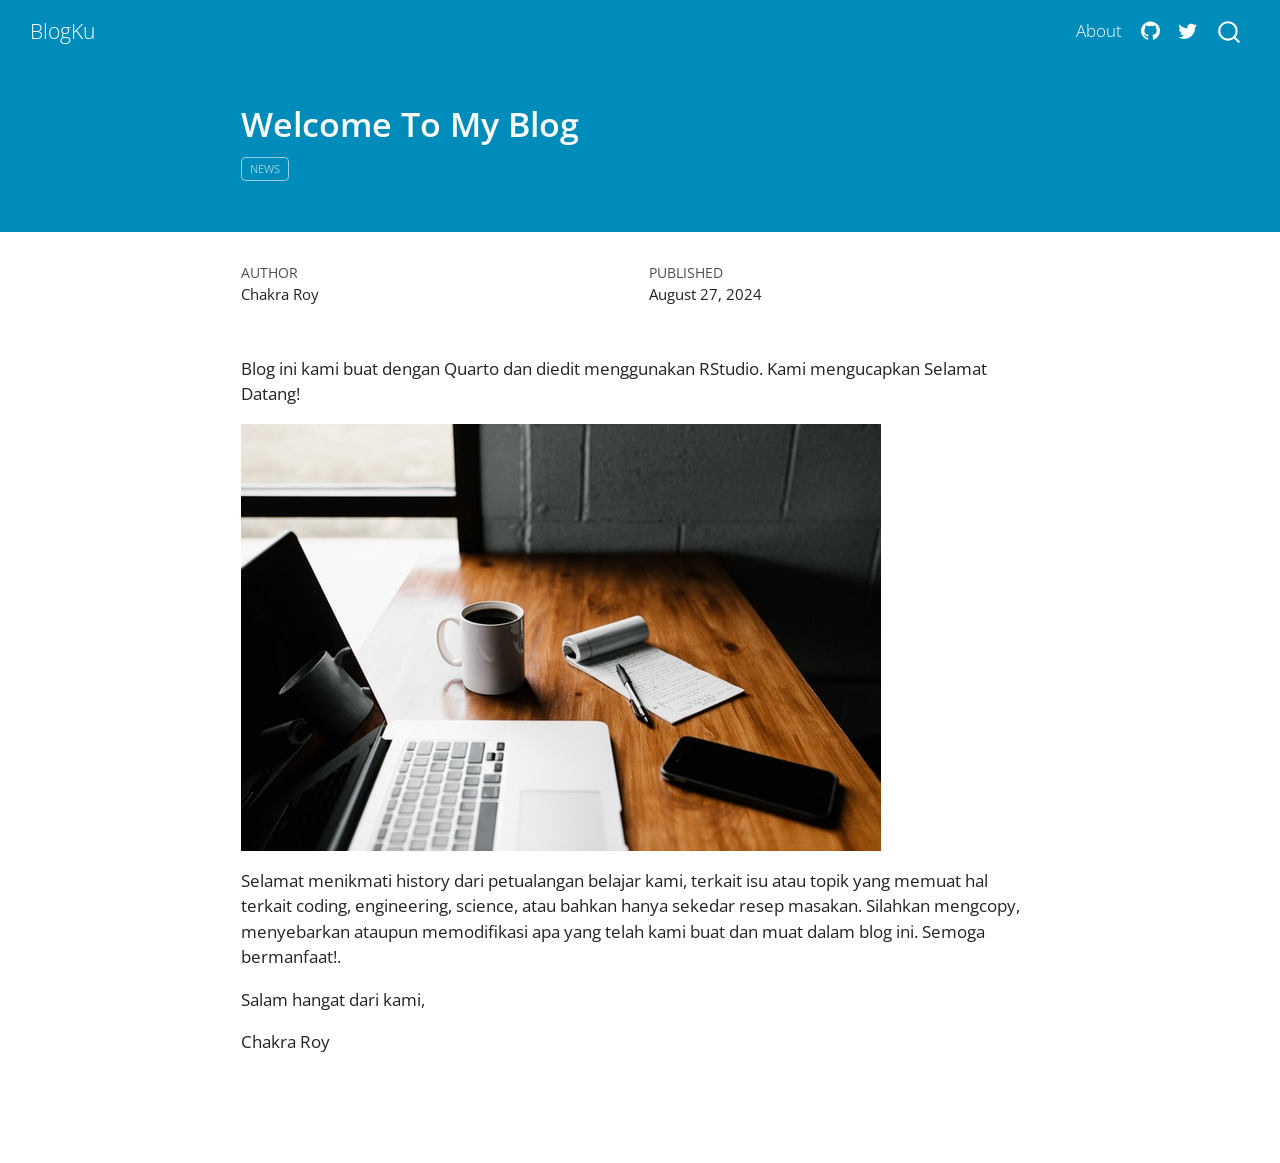
<file: docs/posts/welcome/index.html>
<!DOCTYPE html>
<html xmlns="http://www.w3.org/1999/xhtml" lang="en" xml:lang="en"><head>

<meta charset="utf-8">
<meta name="generator" content="quarto-1.5.56">

<meta name="viewport" content="width=device-width, initial-scale=1.0, user-scalable=yes">

<meta name="author" content="Chakra Roy">
<meta name="dcterms.date" content="2024-08-27">

<title>Welcome To My Blog – BlogKu</title>
<style>
code{white-space: pre-wrap;}
span.smallcaps{font-variant: small-caps;}
div.columns{display: flex; gap: min(4vw, 1.5em);}
div.column{flex: auto; overflow-x: auto;}
div.hanging-indent{margin-left: 1.5em; text-indent: -1.5em;}
ul.task-list{list-style: none;}
ul.task-list li input[type="checkbox"] {
  width: 0.8em;
  margin: 0 0.8em 0.2em -1em; /* quarto-specific, see https://github.com/quarto-dev/quarto-cli/issues/4556 */ 
  vertical-align: middle;
}
</style>


<script src="../../site_libs/quarto-nav/quarto-nav.js"></script>
<script src="../../site_libs/quarto-nav/headroom.min.js"></script>
<script src="../../site_libs/clipboard/clipboard.min.js"></script>
<script src="../../site_libs/quarto-search/autocomplete.umd.js"></script>
<script src="../../site_libs/quarto-search/fuse.min.js"></script>
<script src="../../site_libs/quarto-search/quarto-search.js"></script>
<meta name="quarto:offset" content="../../">
<script src="../../site_libs/quarto-html/quarto.js"></script>
<script src="../../site_libs/quarto-html/popper.min.js"></script>
<script src="../../site_libs/quarto-html/tippy.umd.min.js"></script>
<script src="../../site_libs/quarto-html/anchor.min.js"></script>
<link href="../../site_libs/quarto-html/tippy.css" rel="stylesheet">
<link href="../../site_libs/quarto-html/quarto-syntax-highlighting.css" rel="stylesheet" id="quarto-text-highlighting-styles">
<script src="../../site_libs/bootstrap/bootstrap.min.js"></script>
<link href="../../site_libs/bootstrap/bootstrap-icons.css" rel="stylesheet">
<link href="../../site_libs/bootstrap/bootstrap.min.css" rel="stylesheet" id="quarto-bootstrap" data-mode="light">
<script id="quarto-search-options" type="application/json">{
  "location": "navbar",
  "copy-button": false,
  "collapse-after": 3,
  "panel-placement": "end",
  "type": "overlay",
  "limit": 50,
  "keyboard-shortcut": [
    "f",
    "/",
    "s"
  ],
  "show-item-context": false,
  "language": {
    "search-no-results-text": "No results",
    "search-matching-documents-text": "matching documents",
    "search-copy-link-title": "Copy link to search",
    "search-hide-matches-text": "Hide additional matches",
    "search-more-match-text": "more match in this document",
    "search-more-matches-text": "more matches in this document",
    "search-clear-button-title": "Clear",
    "search-text-placeholder": "",
    "search-detached-cancel-button-title": "Cancel",
    "search-submit-button-title": "Submit",
    "search-label": "Search"
  }
}</script>


<link rel="stylesheet" href="../../styles.css">
</head>

<body class="nav-fixed fullcontent">

<div id="quarto-search-results"></div>
  <header id="quarto-header" class="headroom fixed-top quarto-banner">
    <nav class="navbar navbar-expand-lg " data-bs-theme="dark">
      <div class="navbar-container container-fluid">
      <div class="navbar-brand-container mx-auto">
    <a class="navbar-brand" href="../../index.html">
    <span class="navbar-title">BlogKu</span>
    </a>
  </div>
            <div id="quarto-search" class="" title="Search"></div>
          <button class="navbar-toggler" type="button" data-bs-toggle="collapse" data-bs-target="#navbarCollapse" aria-controls="navbarCollapse" role="menu" aria-expanded="false" aria-label="Toggle navigation" onclick="if (window.quartoToggleHeadroom) { window.quartoToggleHeadroom(); }">
  <span class="navbar-toggler-icon"></span>
</button>
          <div class="collapse navbar-collapse" id="navbarCollapse">
            <ul class="navbar-nav navbar-nav-scroll ms-auto">
  <li class="nav-item">
    <a class="nav-link" href="../../about.html"> 
<span class="menu-text">About</span></a>
  </li>  
  <li class="nav-item compact">
    <a class="nav-link" href="https://github.com/"> <i class="bi bi-github" role="img">
</i> 
<span class="menu-text"></span></a>
  </li>  
  <li class="nav-item compact">
    <a class="nav-link" href="https://twitter.com"> <i class="bi bi-twitter" role="img">
</i> 
<span class="menu-text"></span></a>
  </li>  
</ul>
          </div> <!-- /navcollapse -->
            <div class="quarto-navbar-tools">
</div>
      </div> <!-- /container-fluid -->
    </nav>
</header>
<!-- content -->
<header id="title-block-header" class="quarto-title-block default page-columns page-full">
  <div class="quarto-title-banner page-columns page-full">
    <div class="quarto-title column-body">
      <h1 class="title">Welcome To My Blog</h1>
                                <div class="quarto-categories">
                <div class="quarto-category">news</div>
              </div>
                  </div>
  </div>
    
  
  <div class="quarto-title-meta">

      <div>
      <div class="quarto-title-meta-heading">Author</div>
      <div class="quarto-title-meta-contents">
               <p>Chakra Roy </p>
            </div>
    </div>
      
      <div>
      <div class="quarto-title-meta-heading">Published</div>
      <div class="quarto-title-meta-contents">
        <p class="date">August 27, 2024</p>
      </div>
    </div>
    
      
    </div>
    
  
  </header><div id="quarto-content" class="quarto-container page-columns page-rows-contents page-layout-article page-navbar">
<!-- sidebar -->
<!-- margin-sidebar -->
    
<!-- main -->
<main class="content quarto-banner-title-block" id="quarto-document-content">





<p>Blog ini kami buat dengan Quarto dan diedit menggunakan RStudio. Kami mengucapkan Selamat Datang!</p>
<p><img src="thumbnail.jpg" class="img-fluid"></p>
<p>Selamat menikmati history dari petualangan belajar kami, terkait isu atau topik yang memuat hal terkait coding, engineering, science, atau bahkan hanya sekedar resep masakan. Silahkan mengcopy, menyebarkan ataupun memodifikasi apa yang telah kami buat dan muat dalam blog ini. Semoga bermanfaat!.</p>
<p>Salam hangat dari kami,</p>
<p>Chakra Roy</p>



</main> <!-- /main -->
<script id="quarto-html-after-body" type="application/javascript">
window.document.addEventListener("DOMContentLoaded", function (event) {
  const toggleBodyColorMode = (bsSheetEl) => {
    const mode = bsSheetEl.getAttribute("data-mode");
    const bodyEl = window.document.querySelector("body");
    if (mode === "dark") {
      bodyEl.classList.add("quarto-dark");
      bodyEl.classList.remove("quarto-light");
    } else {
      bodyEl.classList.add("quarto-light");
      bodyEl.classList.remove("quarto-dark");
    }
  }
  const toggleBodyColorPrimary = () => {
    const bsSheetEl = window.document.querySelector("link#quarto-bootstrap");
    if (bsSheetEl) {
      toggleBodyColorMode(bsSheetEl);
    }
  }
  toggleBodyColorPrimary();  
  const icon = "";
  const anchorJS = new window.AnchorJS();
  anchorJS.options = {
    placement: 'right',
    icon: icon
  };
  anchorJS.add('.anchored');
  const isCodeAnnotation = (el) => {
    for (const clz of el.classList) {
      if (clz.startsWith('code-annotation-')) {                     
        return true;
      }
    }
    return false;
  }
  const onCopySuccess = function(e) {
    // button target
    const button = e.trigger;
    // don't keep focus
    button.blur();
    // flash "checked"
    button.classList.add('code-copy-button-checked');
    var currentTitle = button.getAttribute("title");
    button.setAttribute("title", "Copied!");
    let tooltip;
    if (window.bootstrap) {
      button.setAttribute("data-bs-toggle", "tooltip");
      button.setAttribute("data-bs-placement", "left");
      button.setAttribute("data-bs-title", "Copied!");
      tooltip = new bootstrap.Tooltip(button, 
        { trigger: "manual", 
          customClass: "code-copy-button-tooltip",
          offset: [0, -8]});
      tooltip.show();    
    }
    setTimeout(function() {
      if (tooltip) {
        tooltip.hide();
        button.removeAttribute("data-bs-title");
        button.removeAttribute("data-bs-toggle");
        button.removeAttribute("data-bs-placement");
      }
      button.setAttribute("title", currentTitle);
      button.classList.remove('code-copy-button-checked');
    }, 1000);
    // clear code selection
    e.clearSelection();
  }
  const getTextToCopy = function(trigger) {
      const codeEl = trigger.previousElementSibling.cloneNode(true);
      for (const childEl of codeEl.children) {
        if (isCodeAnnotation(childEl)) {
          childEl.remove();
        }
      }
      return codeEl.innerText;
  }
  const clipboard = new window.ClipboardJS('.code-copy-button:not([data-in-quarto-modal])', {
    text: getTextToCopy
  });
  clipboard.on('success', onCopySuccess);
  if (window.document.getElementById('quarto-embedded-source-code-modal')) {
    // For code content inside modals, clipBoardJS needs to be initialized with a container option
    // TODO: Check when it could be a function (https://github.com/zenorocha/clipboard.js/issues/860)
    const clipboardModal = new window.ClipboardJS('.code-copy-button[data-in-quarto-modal]', {
      text: getTextToCopy,
      container: window.document.getElementById('quarto-embedded-source-code-modal')
    });
    clipboardModal.on('success', onCopySuccess);
  }
    var localhostRegex = new RegExp(/^(?:http|https):\/\/localhost\:?[0-9]*\//);
    var mailtoRegex = new RegExp(/^mailto:/);
      var filterRegex = new RegExp("https:\/\/chakraroy\.github\.io\/BlogKu\/");
    var isInternal = (href) => {
        return filterRegex.test(href) || localhostRegex.test(href) || mailtoRegex.test(href);
    }
    // Inspect non-navigation links and adorn them if external
 	var links = window.document.querySelectorAll('a[href]:not(.nav-link):not(.navbar-brand):not(.toc-action):not(.sidebar-link):not(.sidebar-item-toggle):not(.pagination-link):not(.no-external):not([aria-hidden]):not(.dropdown-item):not(.quarto-navigation-tool):not(.about-link)');
    for (var i=0; i<links.length; i++) {
      const link = links[i];
      if (!isInternal(link.href)) {
        // undo the damage that might have been done by quarto-nav.js in the case of
        // links that we want to consider external
        if (link.dataset.originalHref !== undefined) {
          link.href = link.dataset.originalHref;
        }
      }
    }
  function tippyHover(el, contentFn, onTriggerFn, onUntriggerFn) {
    const config = {
      allowHTML: true,
      maxWidth: 500,
      delay: 100,
      arrow: false,
      appendTo: function(el) {
          return el.parentElement;
      },
      interactive: true,
      interactiveBorder: 10,
      theme: 'quarto',
      placement: 'bottom-start',
    };
    if (contentFn) {
      config.content = contentFn;
    }
    if (onTriggerFn) {
      config.onTrigger = onTriggerFn;
    }
    if (onUntriggerFn) {
      config.onUntrigger = onUntriggerFn;
    }
    window.tippy(el, config); 
  }
  const noterefs = window.document.querySelectorAll('a[role="doc-noteref"]');
  for (var i=0; i<noterefs.length; i++) {
    const ref = noterefs[i];
    tippyHover(ref, function() {
      // use id or data attribute instead here
      let href = ref.getAttribute('data-footnote-href') || ref.getAttribute('href');
      try { href = new URL(href).hash; } catch {}
      const id = href.replace(/^#\/?/, "");
      const note = window.document.getElementById(id);
      if (note) {
        return note.innerHTML;
      } else {
        return "";
      }
    });
  }
  const xrefs = window.document.querySelectorAll('a.quarto-xref');
  const processXRef = (id, note) => {
    // Strip column container classes
    const stripColumnClz = (el) => {
      el.classList.remove("page-full", "page-columns");
      if (el.children) {
        for (const child of el.children) {
          stripColumnClz(child);
        }
      }
    }
    stripColumnClz(note)
    if (id === null || id.startsWith('sec-')) {
      // Special case sections, only their first couple elements
      const container = document.createElement("div");
      if (note.children && note.children.length > 2) {
        container.appendChild(note.children[0].cloneNode(true));
        for (let i = 1; i < note.children.length; i++) {
          const child = note.children[i];
          if (child.tagName === "P" && child.innerText === "") {
            continue;
          } else {
            container.appendChild(child.cloneNode(true));
            break;
          }
        }
        if (window.Quarto?.typesetMath) {
          window.Quarto.typesetMath(container);
        }
        return container.innerHTML
      } else {
        if (window.Quarto?.typesetMath) {
          window.Quarto.typesetMath(note);
        }
        return note.innerHTML;
      }
    } else {
      // Remove any anchor links if they are present
      const anchorLink = note.querySelector('a.anchorjs-link');
      if (anchorLink) {
        anchorLink.remove();
      }
      if (window.Quarto?.typesetMath) {
        window.Quarto.typesetMath(note);
      }
      // TODO in 1.5, we should make sure this works without a callout special case
      if (note.classList.contains("callout")) {
        return note.outerHTML;
      } else {
        return note.innerHTML;
      }
    }
  }
  for (var i=0; i<xrefs.length; i++) {
    const xref = xrefs[i];
    tippyHover(xref, undefined, function(instance) {
      instance.disable();
      let url = xref.getAttribute('href');
      let hash = undefined; 
      if (url.startsWith('#')) {
        hash = url;
      } else {
        try { hash = new URL(url).hash; } catch {}
      }
      if (hash) {
        const id = hash.replace(/^#\/?/, "");
        const note = window.document.getElementById(id);
        if (note !== null) {
          try {
            const html = processXRef(id, note.cloneNode(true));
            instance.setContent(html);
          } finally {
            instance.enable();
            instance.show();
          }
        } else {
          // See if we can fetch this
          fetch(url.split('#')[0])
          .then(res => res.text())
          .then(html => {
            const parser = new DOMParser();
            const htmlDoc = parser.parseFromString(html, "text/html");
            const note = htmlDoc.getElementById(id);
            if (note !== null) {
              const html = processXRef(id, note);
              instance.setContent(html);
            } 
          }).finally(() => {
            instance.enable();
            instance.show();
          });
        }
      } else {
        // See if we can fetch a full url (with no hash to target)
        // This is a special case and we should probably do some content thinning / targeting
        fetch(url)
        .then(res => res.text())
        .then(html => {
          const parser = new DOMParser();
          const htmlDoc = parser.parseFromString(html, "text/html");
          const note = htmlDoc.querySelector('main.content');
          if (note !== null) {
            // This should only happen for chapter cross references
            // (since there is no id in the URL)
            // remove the first header
            if (note.children.length > 0 && note.children[0].tagName === "HEADER") {
              note.children[0].remove();
            }
            const html = processXRef(null, note);
            instance.setContent(html);
          } 
        }).finally(() => {
          instance.enable();
          instance.show();
        });
      }
    }, function(instance) {
    });
  }
      let selectedAnnoteEl;
      const selectorForAnnotation = ( cell, annotation) => {
        let cellAttr = 'data-code-cell="' + cell + '"';
        let lineAttr = 'data-code-annotation="' +  annotation + '"';
        const selector = 'span[' + cellAttr + '][' + lineAttr + ']';
        return selector;
      }
      const selectCodeLines = (annoteEl) => {
        const doc = window.document;
        const targetCell = annoteEl.getAttribute("data-target-cell");
        const targetAnnotation = annoteEl.getAttribute("data-target-annotation");
        const annoteSpan = window.document.querySelector(selectorForAnnotation(targetCell, targetAnnotation));
        const lines = annoteSpan.getAttribute("data-code-lines").split(",");
        const lineIds = lines.map((line) => {
          return targetCell + "-" + line;
        })
        let top = null;
        let height = null;
        let parent = null;
        if (lineIds.length > 0) {
            //compute the position of the single el (top and bottom and make a div)
            const el = window.document.getElementById(lineIds[0]);
            top = el.offsetTop;
            height = el.offsetHeight;
            parent = el.parentElement.parentElement;
          if (lineIds.length > 1) {
            const lastEl = window.document.getElementById(lineIds[lineIds.length - 1]);
            const bottom = lastEl.offsetTop + lastEl.offsetHeight;
            height = bottom - top;
          }
          if (top !== null && height !== null && parent !== null) {
            // cook up a div (if necessary) and position it 
            let div = window.document.getElementById("code-annotation-line-highlight");
            if (div === null) {
              div = window.document.createElement("div");
              div.setAttribute("id", "code-annotation-line-highlight");
              div.style.position = 'absolute';
              parent.appendChild(div);
            }
            div.style.top = top - 2 + "px";
            div.style.height = height + 4 + "px";
            div.style.left = 0;
            let gutterDiv = window.document.getElementById("code-annotation-line-highlight-gutter");
            if (gutterDiv === null) {
              gutterDiv = window.document.createElement("div");
              gutterDiv.setAttribute("id", "code-annotation-line-highlight-gutter");
              gutterDiv.style.position = 'absolute';
              const codeCell = window.document.getElementById(targetCell);
              const gutter = codeCell.querySelector('.code-annotation-gutter');
              gutter.appendChild(gutterDiv);
            }
            gutterDiv.style.top = top - 2 + "px";
            gutterDiv.style.height = height + 4 + "px";
          }
          selectedAnnoteEl = annoteEl;
        }
      };
      const unselectCodeLines = () => {
        const elementsIds = ["code-annotation-line-highlight", "code-annotation-line-highlight-gutter"];
        elementsIds.forEach((elId) => {
          const div = window.document.getElementById(elId);
          if (div) {
            div.remove();
          }
        });
        selectedAnnoteEl = undefined;
      };
        // Handle positioning of the toggle
    window.addEventListener(
      "resize",
      throttle(() => {
        elRect = undefined;
        if (selectedAnnoteEl) {
          selectCodeLines(selectedAnnoteEl);
        }
      }, 10)
    );
    function throttle(fn, ms) {
    let throttle = false;
    let timer;
      return (...args) => {
        if(!throttle) { // first call gets through
            fn.apply(this, args);
            throttle = true;
        } else { // all the others get throttled
            if(timer) clearTimeout(timer); // cancel #2
            timer = setTimeout(() => {
              fn.apply(this, args);
              timer = throttle = false;
            }, ms);
        }
      };
    }
      // Attach click handler to the DT
      const annoteDls = window.document.querySelectorAll('dt[data-target-cell]');
      for (const annoteDlNode of annoteDls) {
        annoteDlNode.addEventListener('click', (event) => {
          const clickedEl = event.target;
          if (clickedEl !== selectedAnnoteEl) {
            unselectCodeLines();
            const activeEl = window.document.querySelector('dt[data-target-cell].code-annotation-active');
            if (activeEl) {
              activeEl.classList.remove('code-annotation-active');
            }
            selectCodeLines(clickedEl);
            clickedEl.classList.add('code-annotation-active');
          } else {
            // Unselect the line
            unselectCodeLines();
            clickedEl.classList.remove('code-annotation-active');
          }
        });
      }
  const findCites = (el) => {
    const parentEl = el.parentElement;
    if (parentEl) {
      const cites = parentEl.dataset.cites;
      if (cites) {
        return {
          el,
          cites: cites.split(' ')
        };
      } else {
        return findCites(el.parentElement)
      }
    } else {
      return undefined;
    }
  };
  var bibliorefs = window.document.querySelectorAll('a[role="doc-biblioref"]');
  for (var i=0; i<bibliorefs.length; i++) {
    const ref = bibliorefs[i];
    const citeInfo = findCites(ref);
    if (citeInfo) {
      tippyHover(citeInfo.el, function() {
        var popup = window.document.createElement('div');
        citeInfo.cites.forEach(function(cite) {
          var citeDiv = window.document.createElement('div');
          citeDiv.classList.add('hanging-indent');
          citeDiv.classList.add('csl-entry');
          var biblioDiv = window.document.getElementById('ref-' + cite);
          if (biblioDiv) {
            citeDiv.innerHTML = biblioDiv.innerHTML;
          }
          popup.appendChild(citeDiv);
        });
        return popup.innerHTML;
      });
    }
  }
});
</script>
</div> <!-- /content -->




</body></html>
</file>
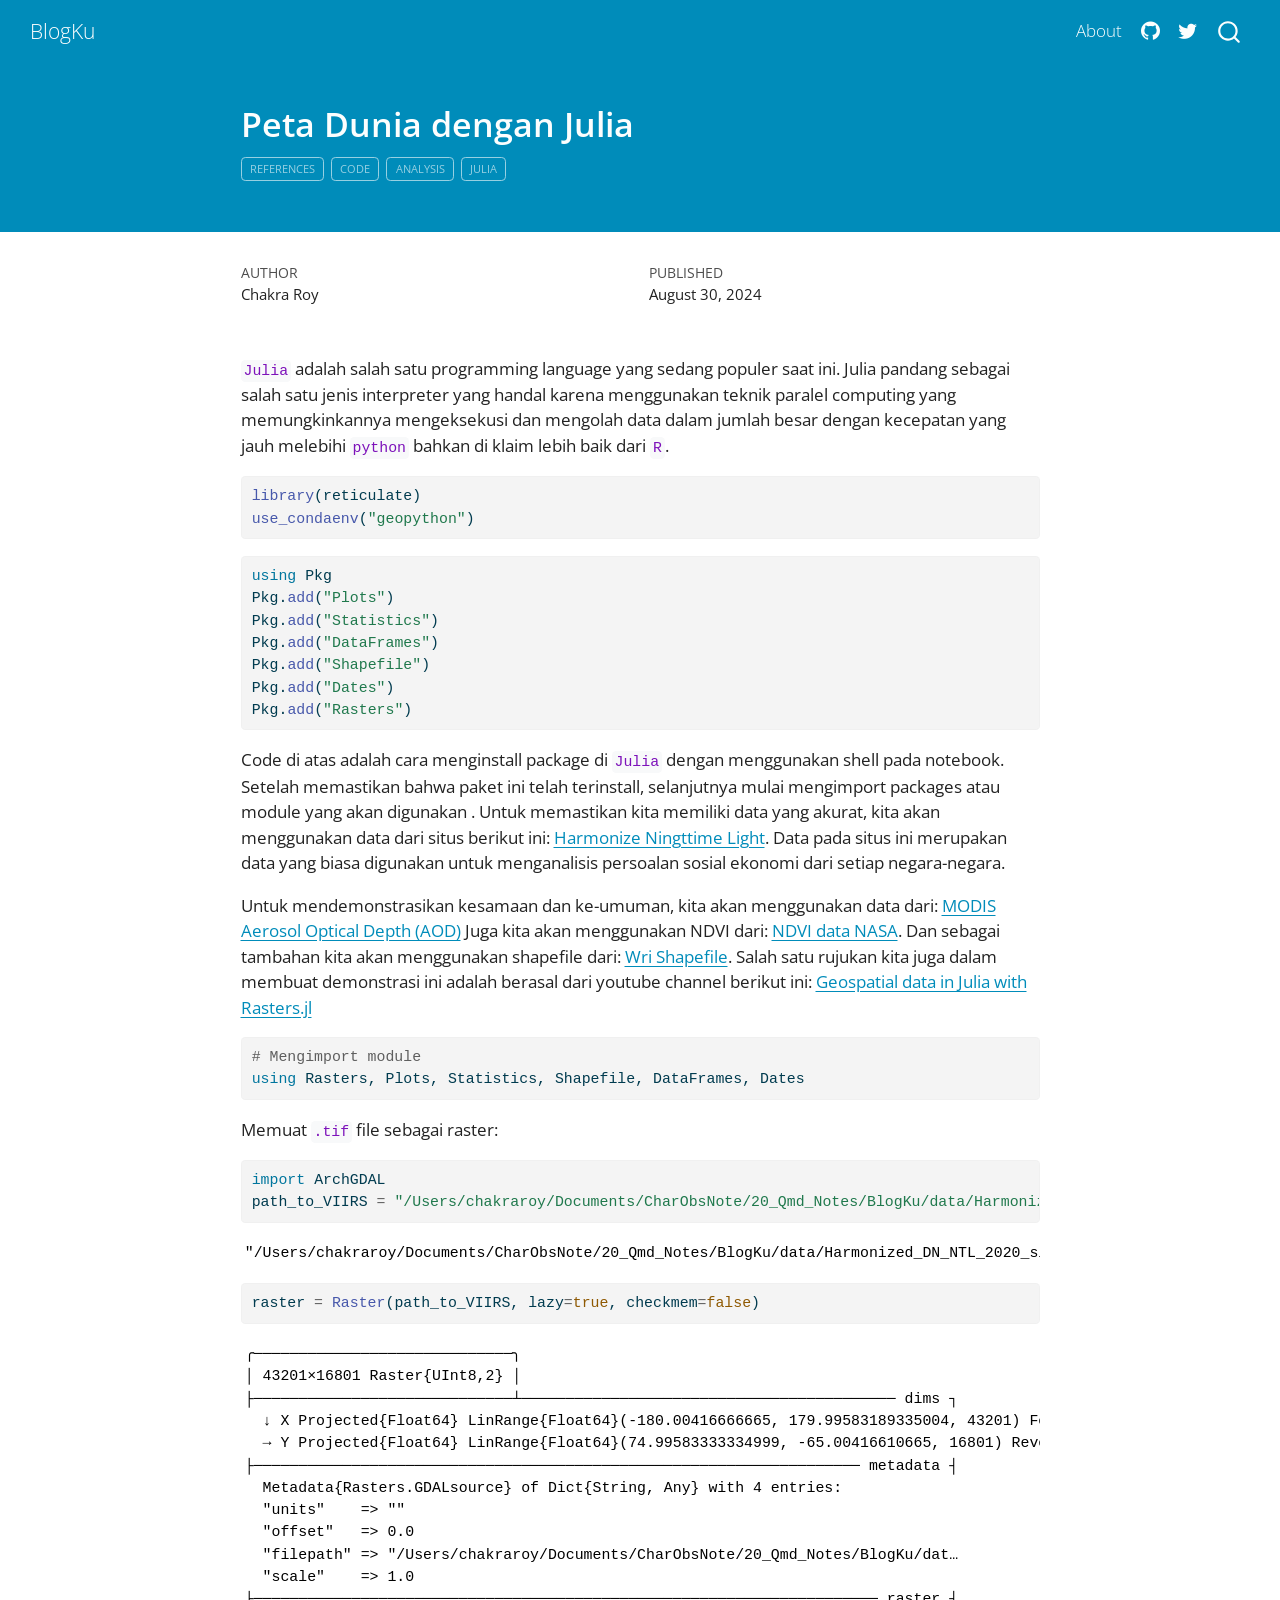
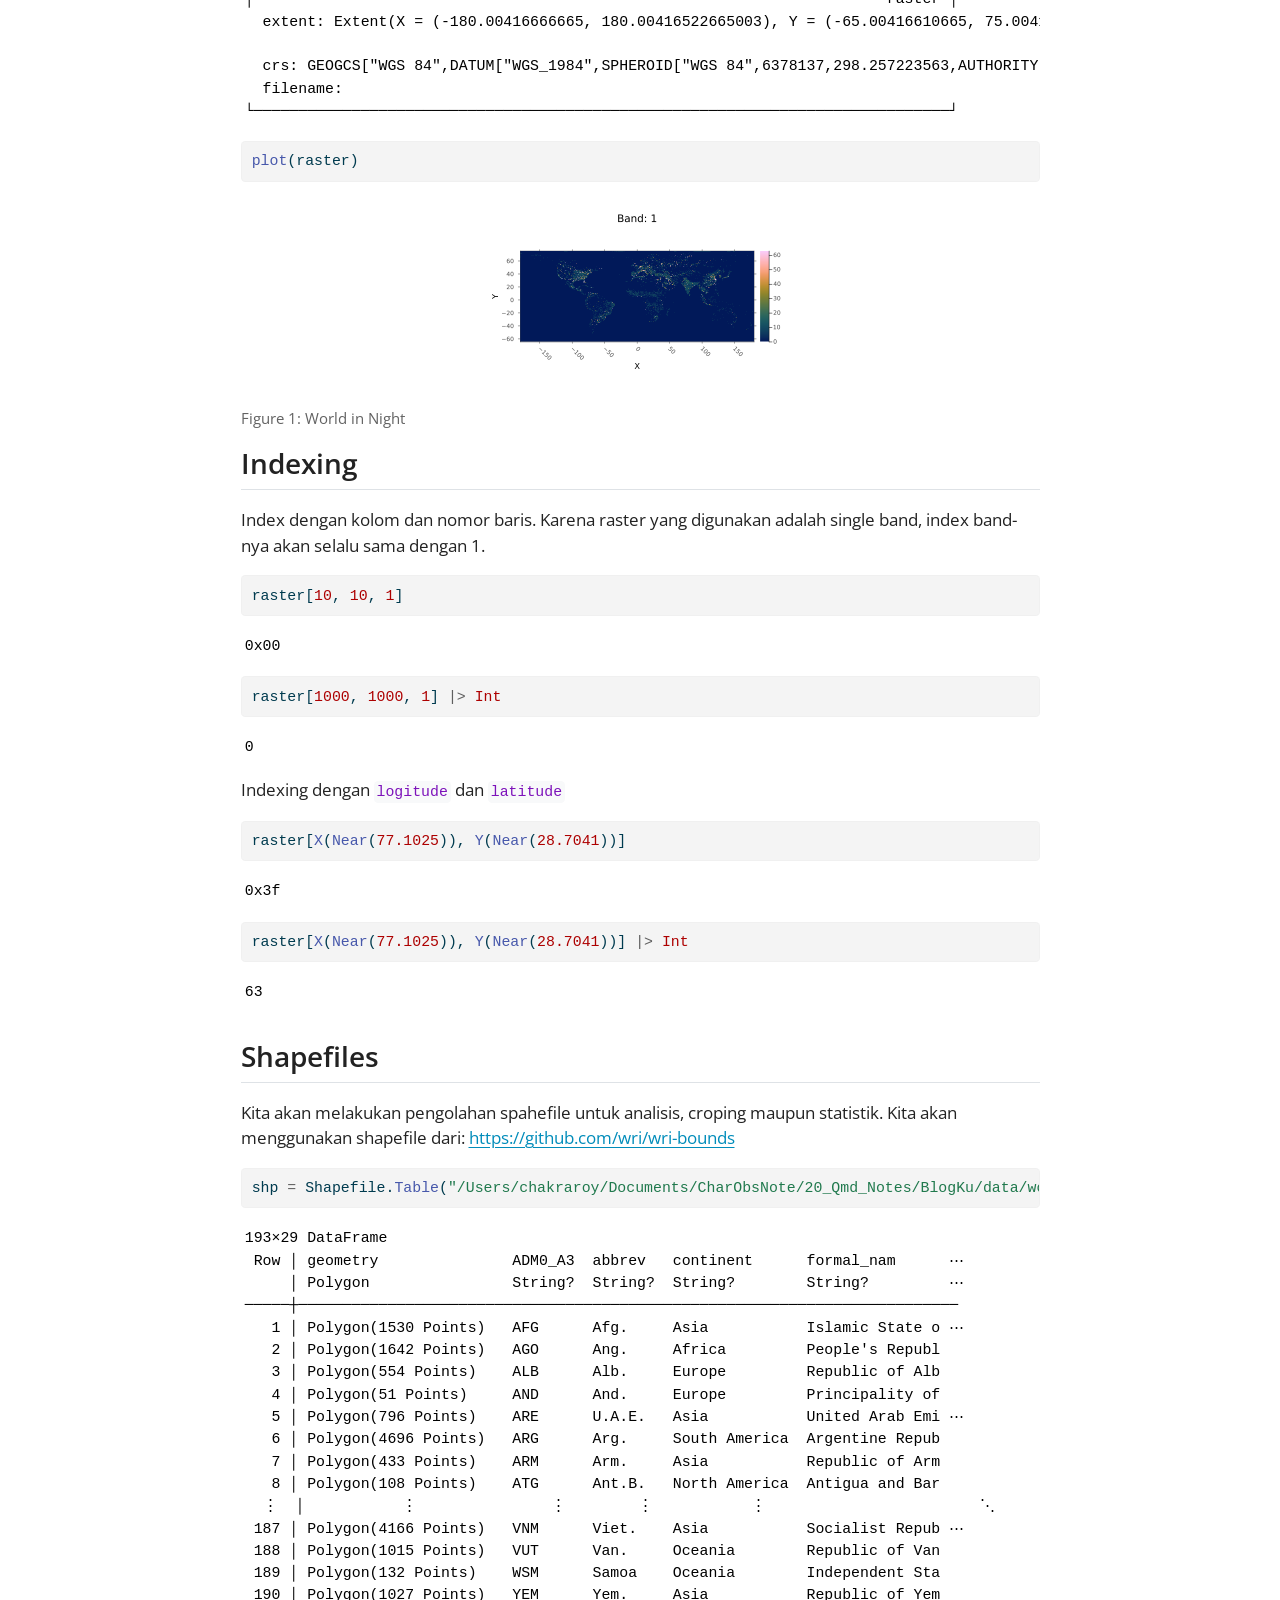
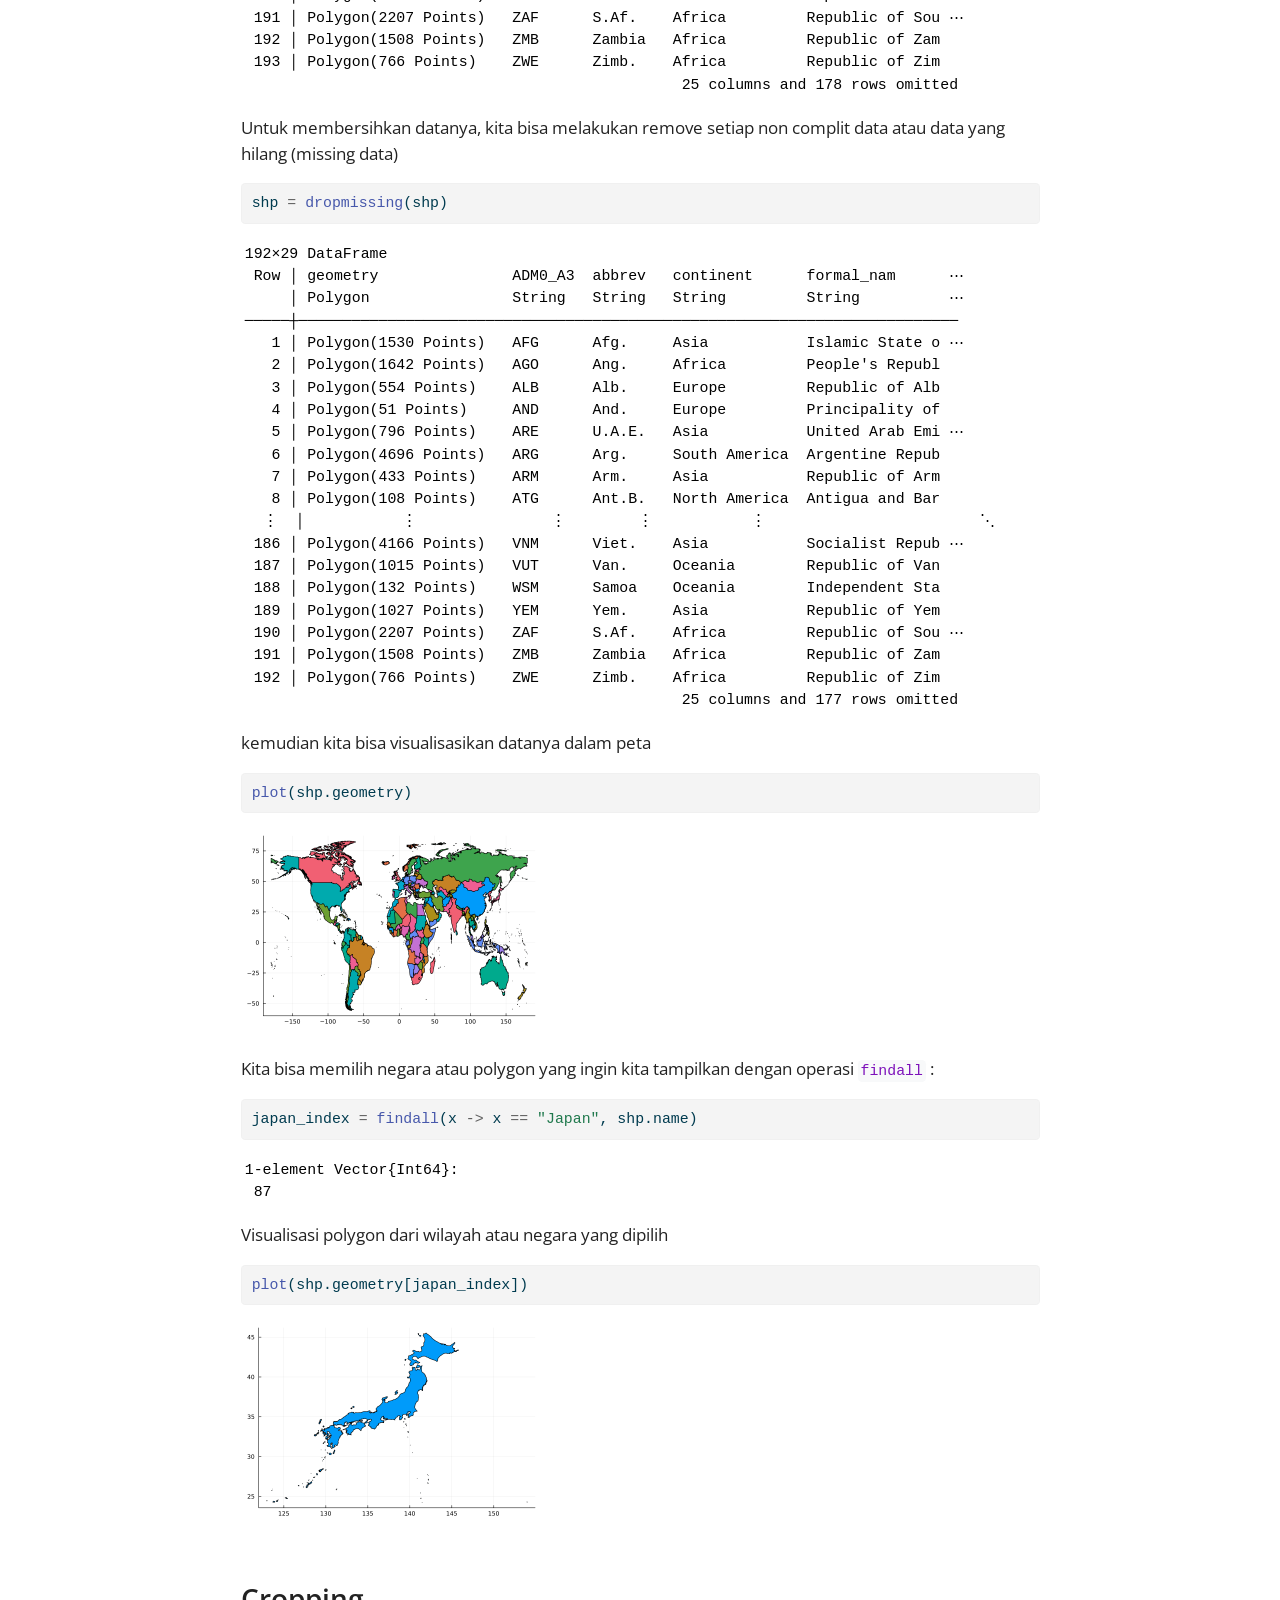
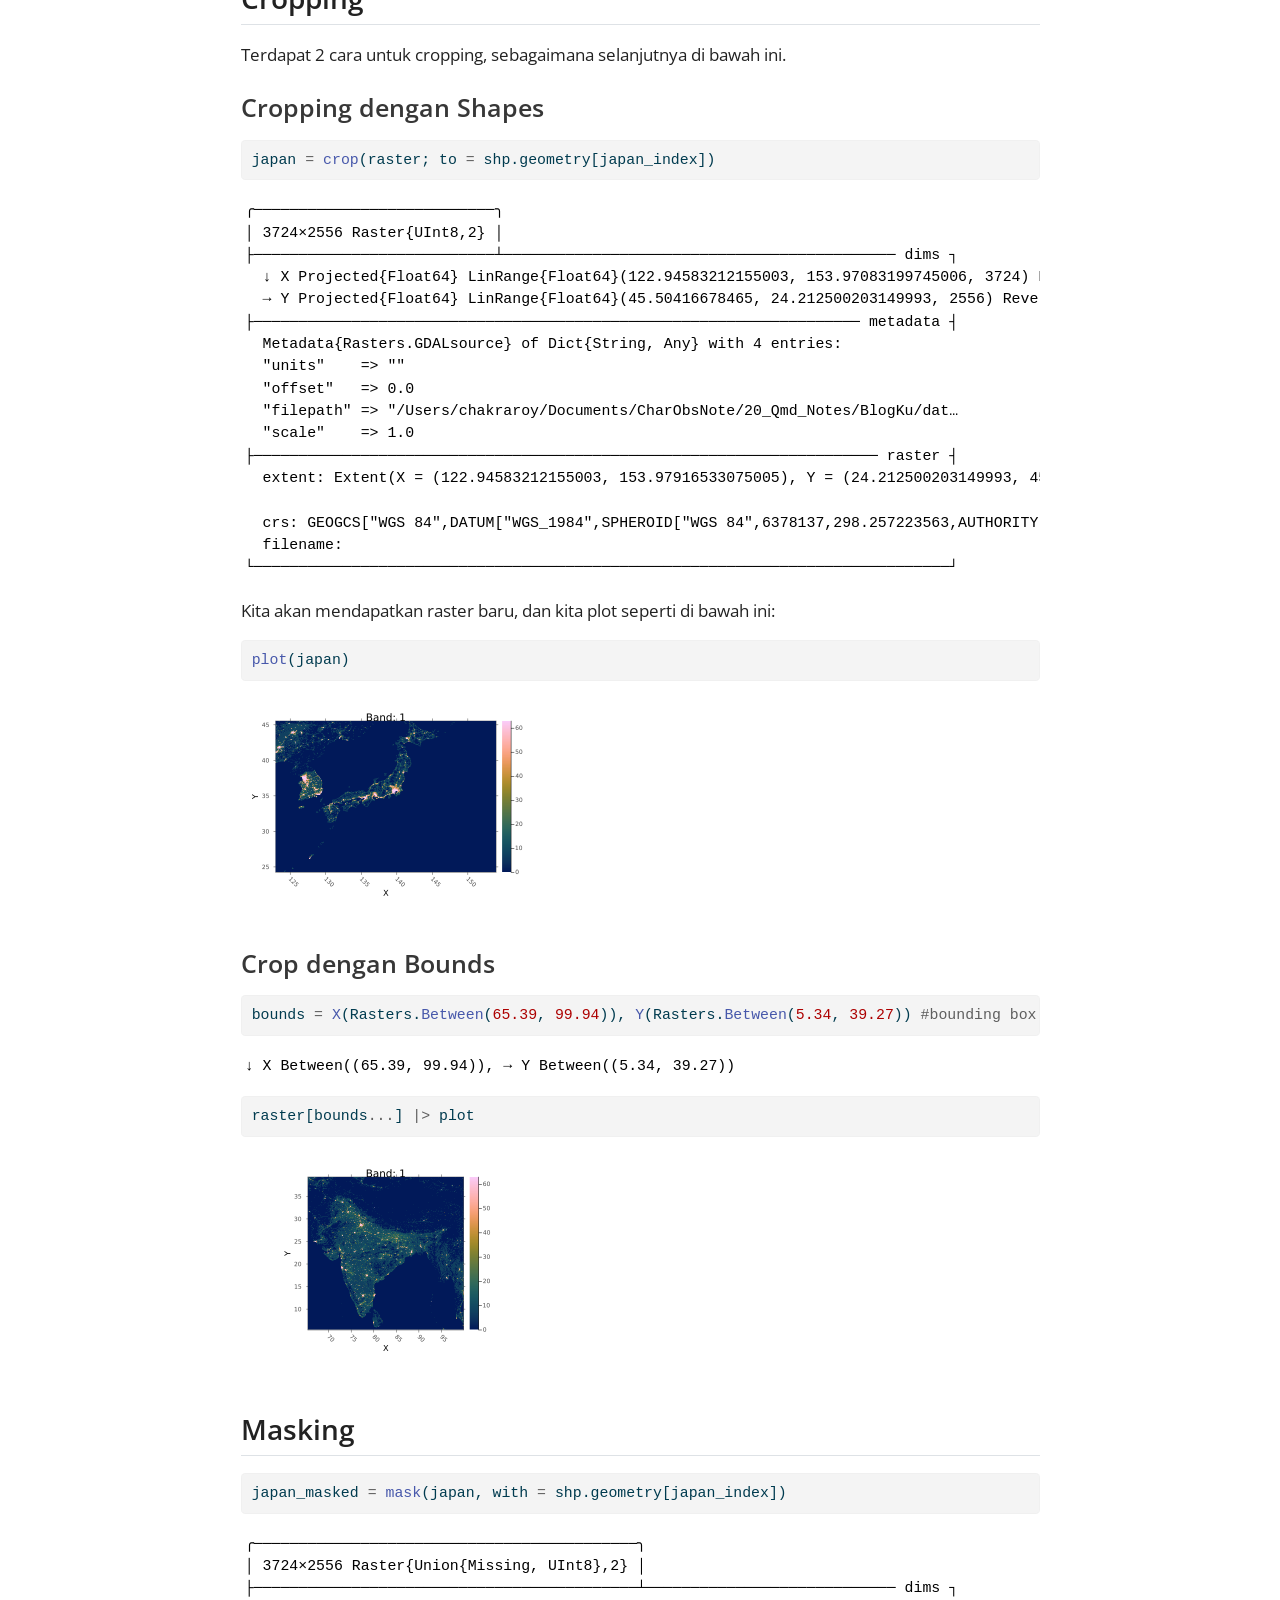
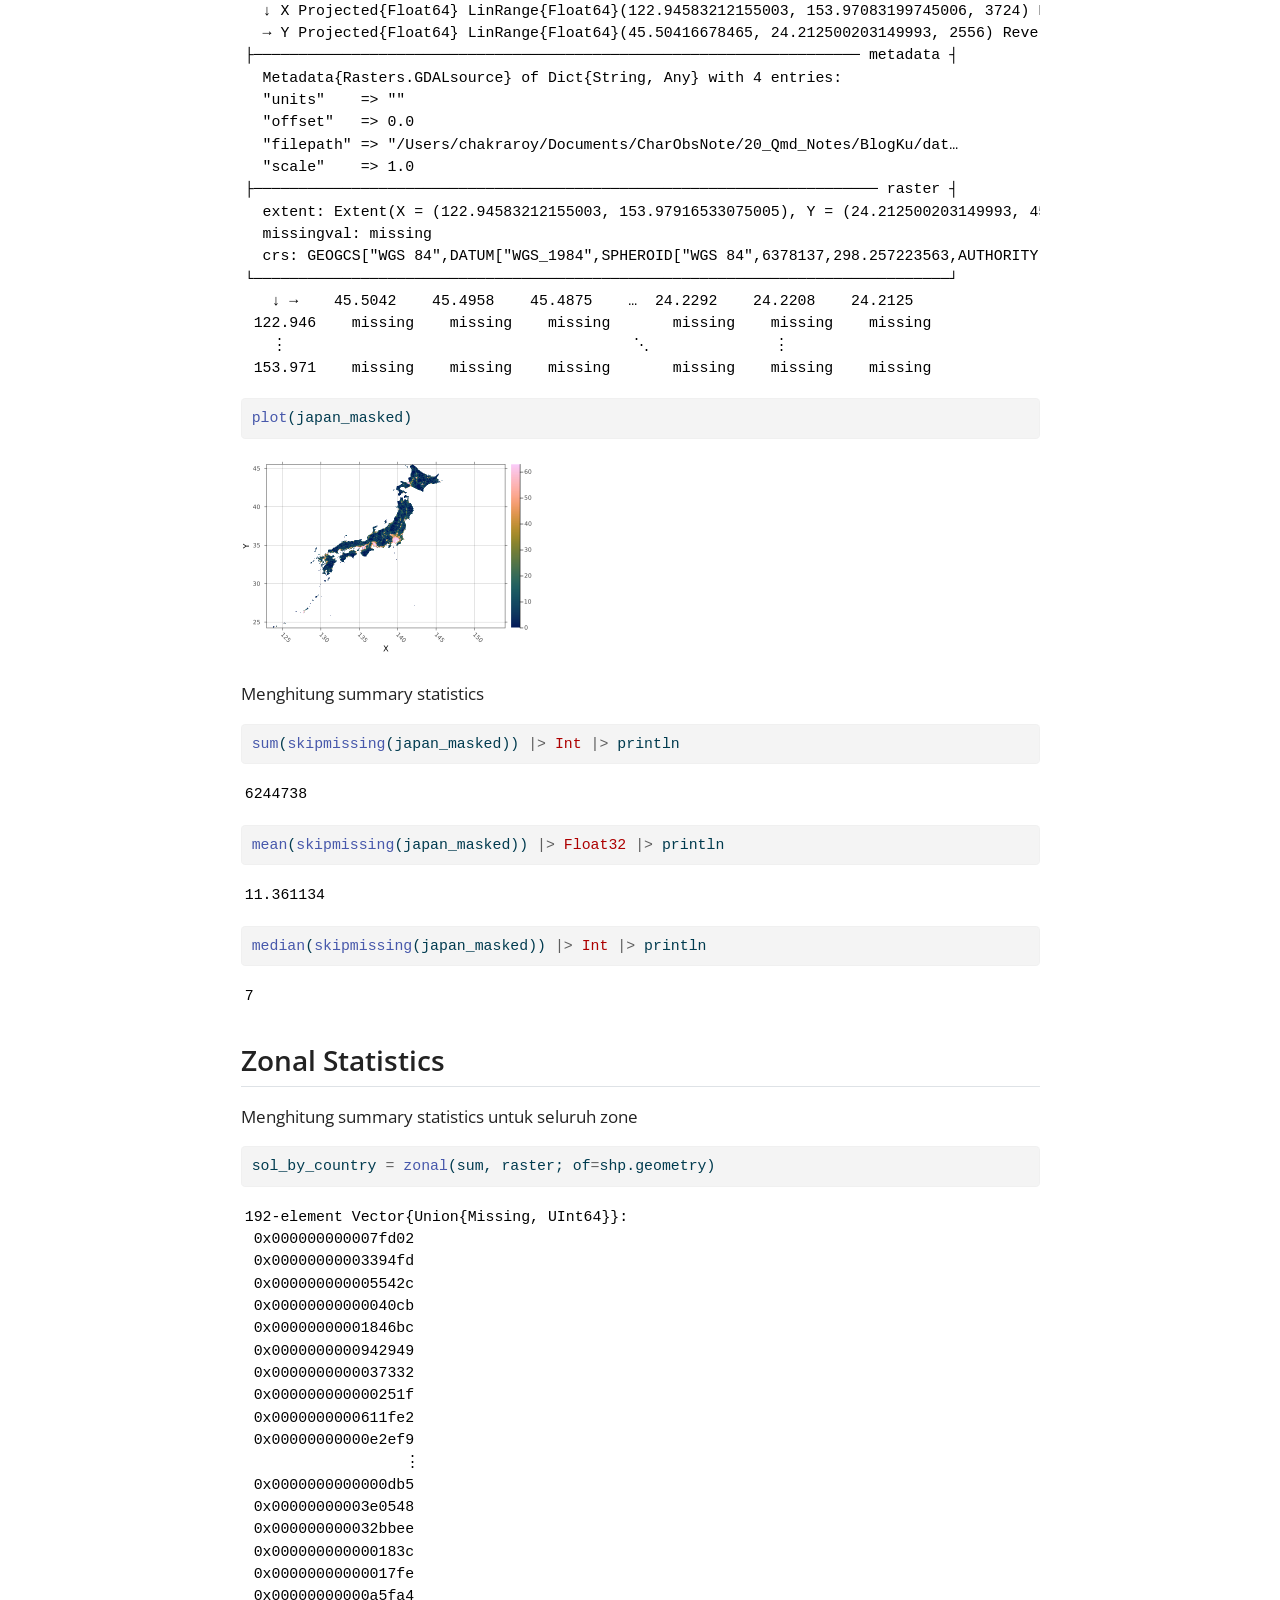
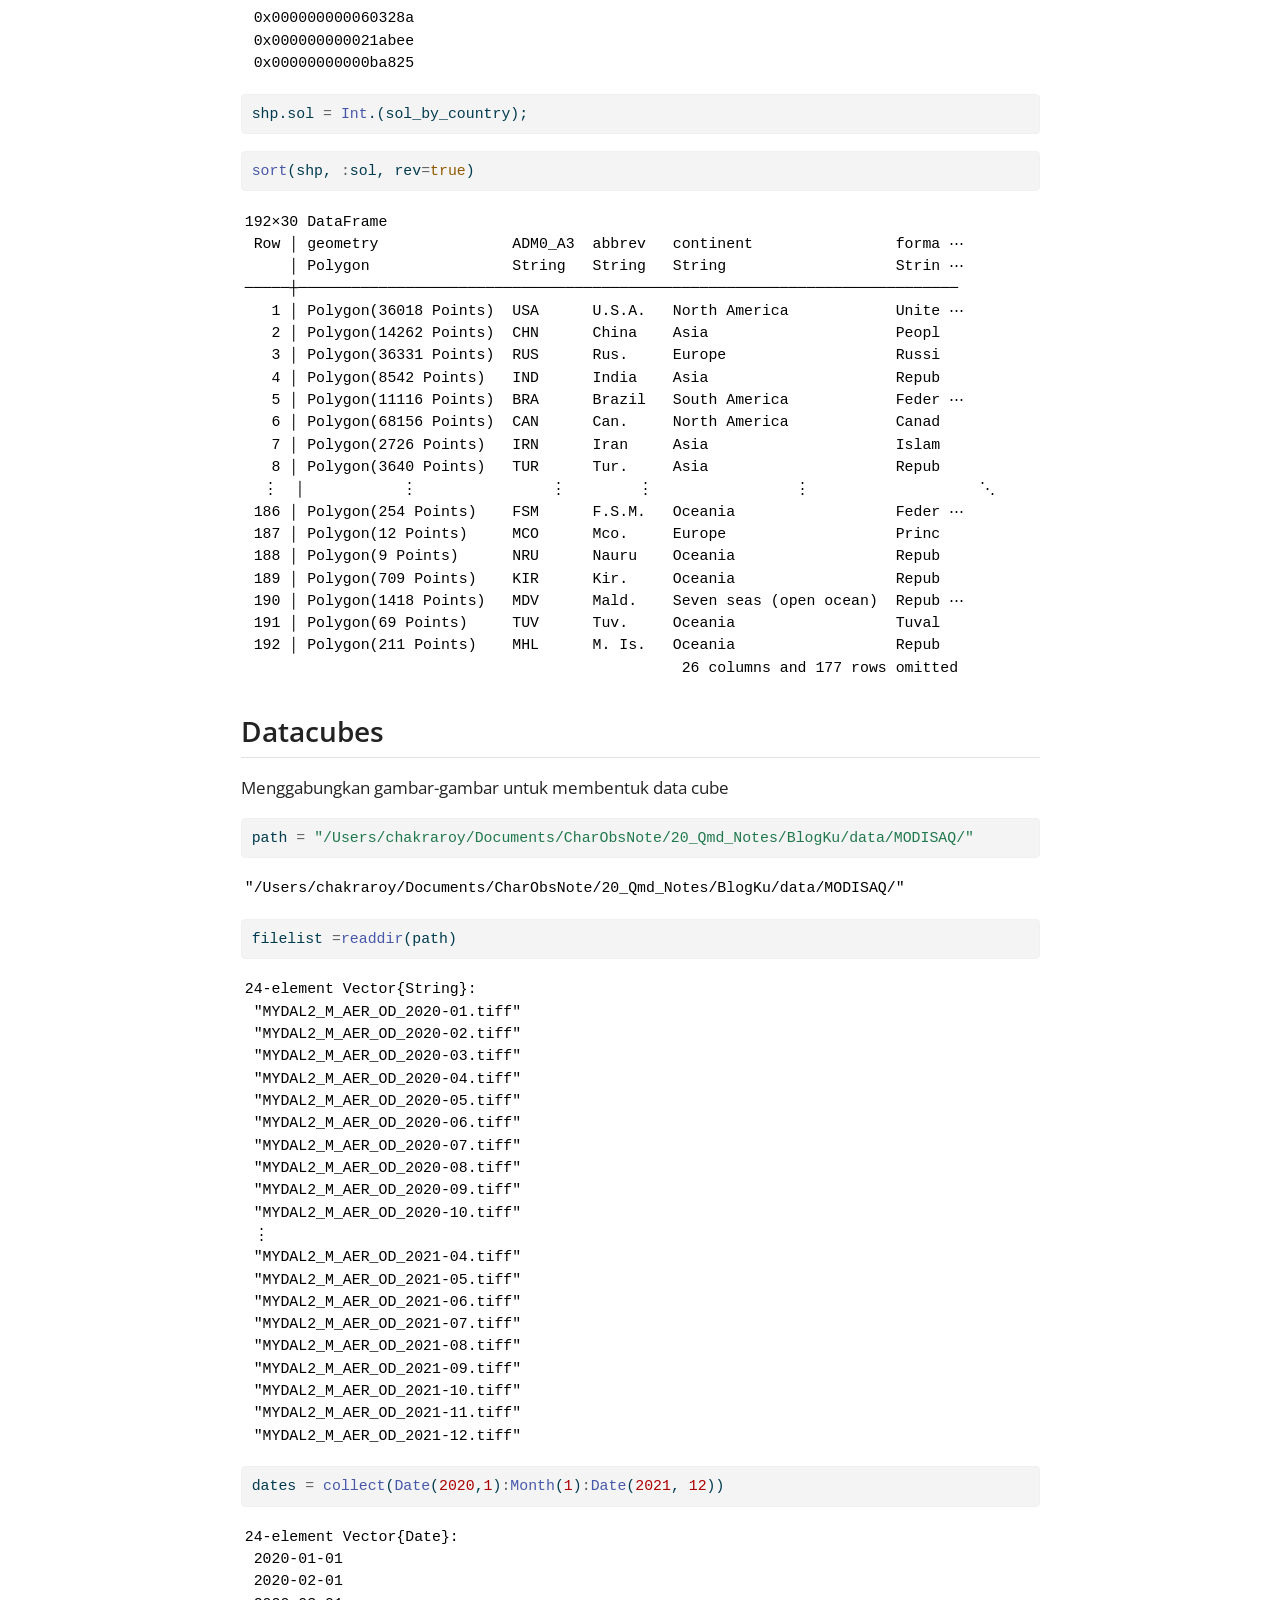
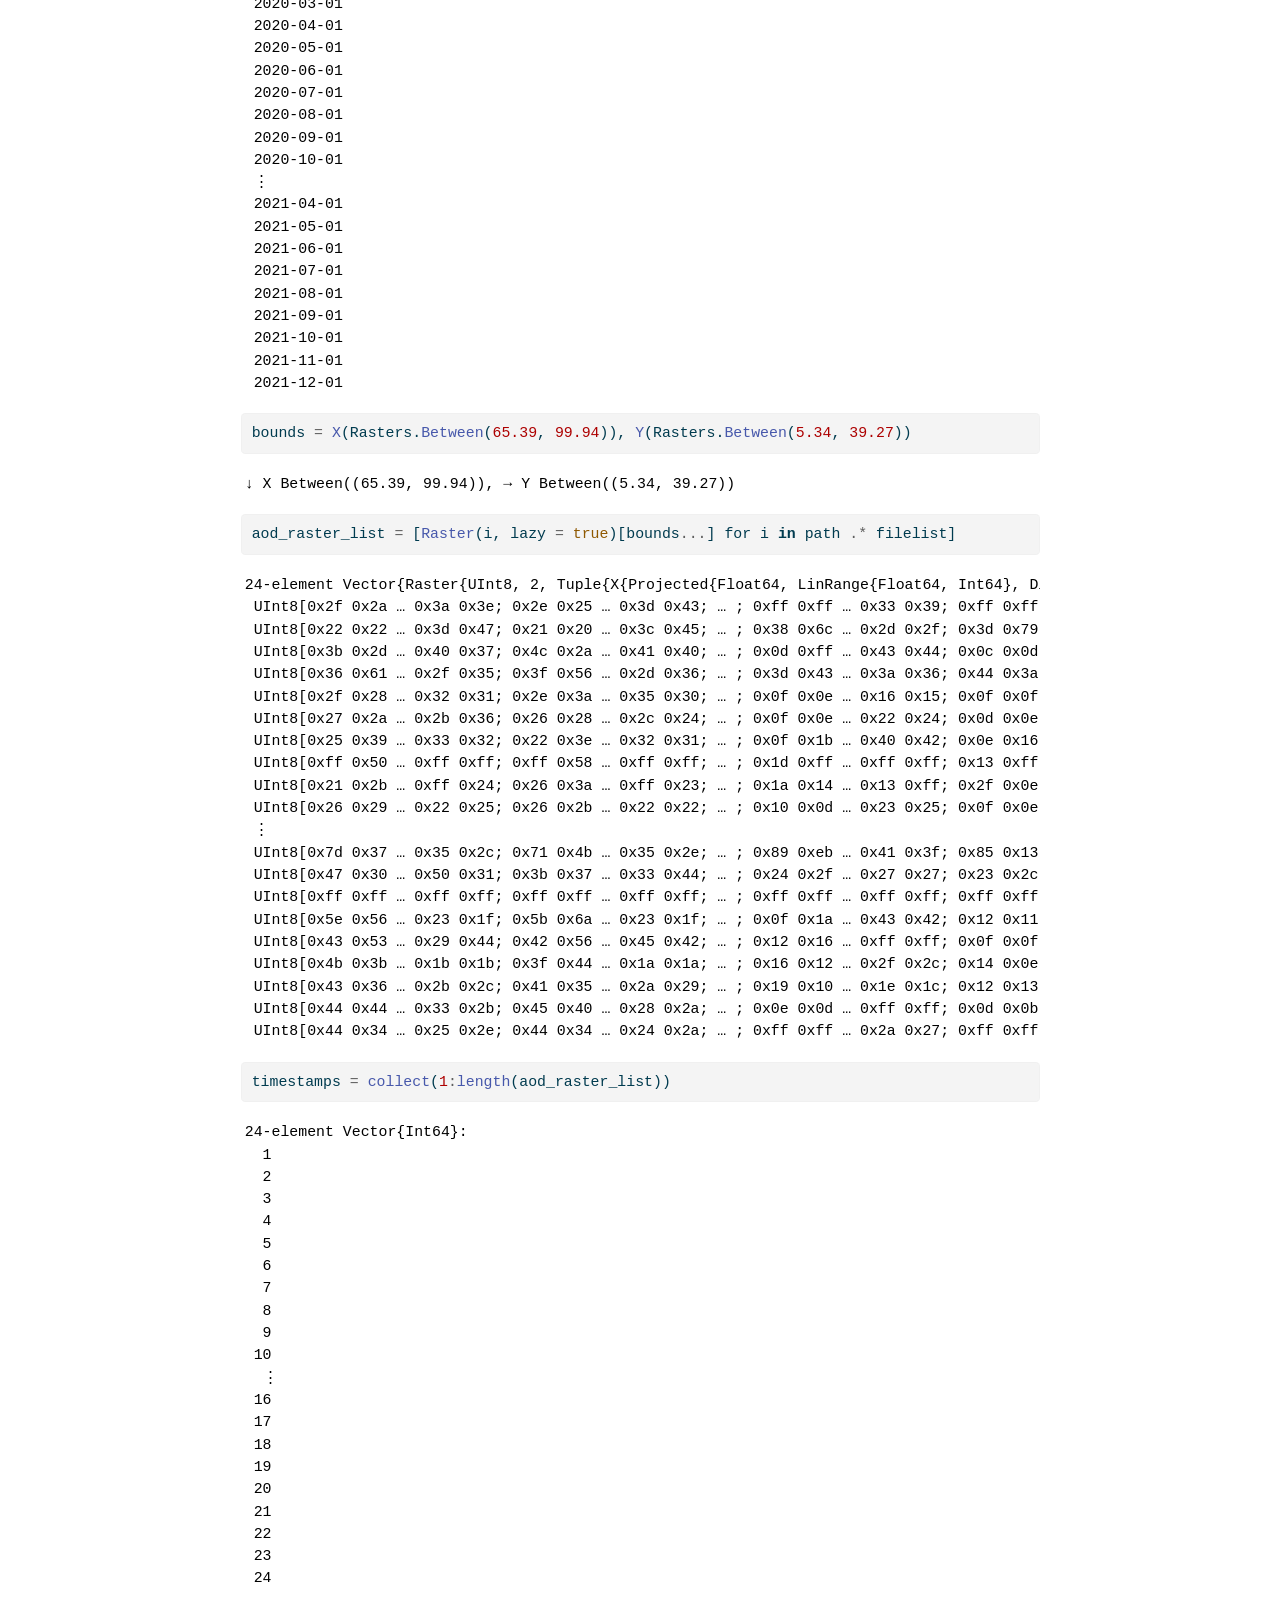
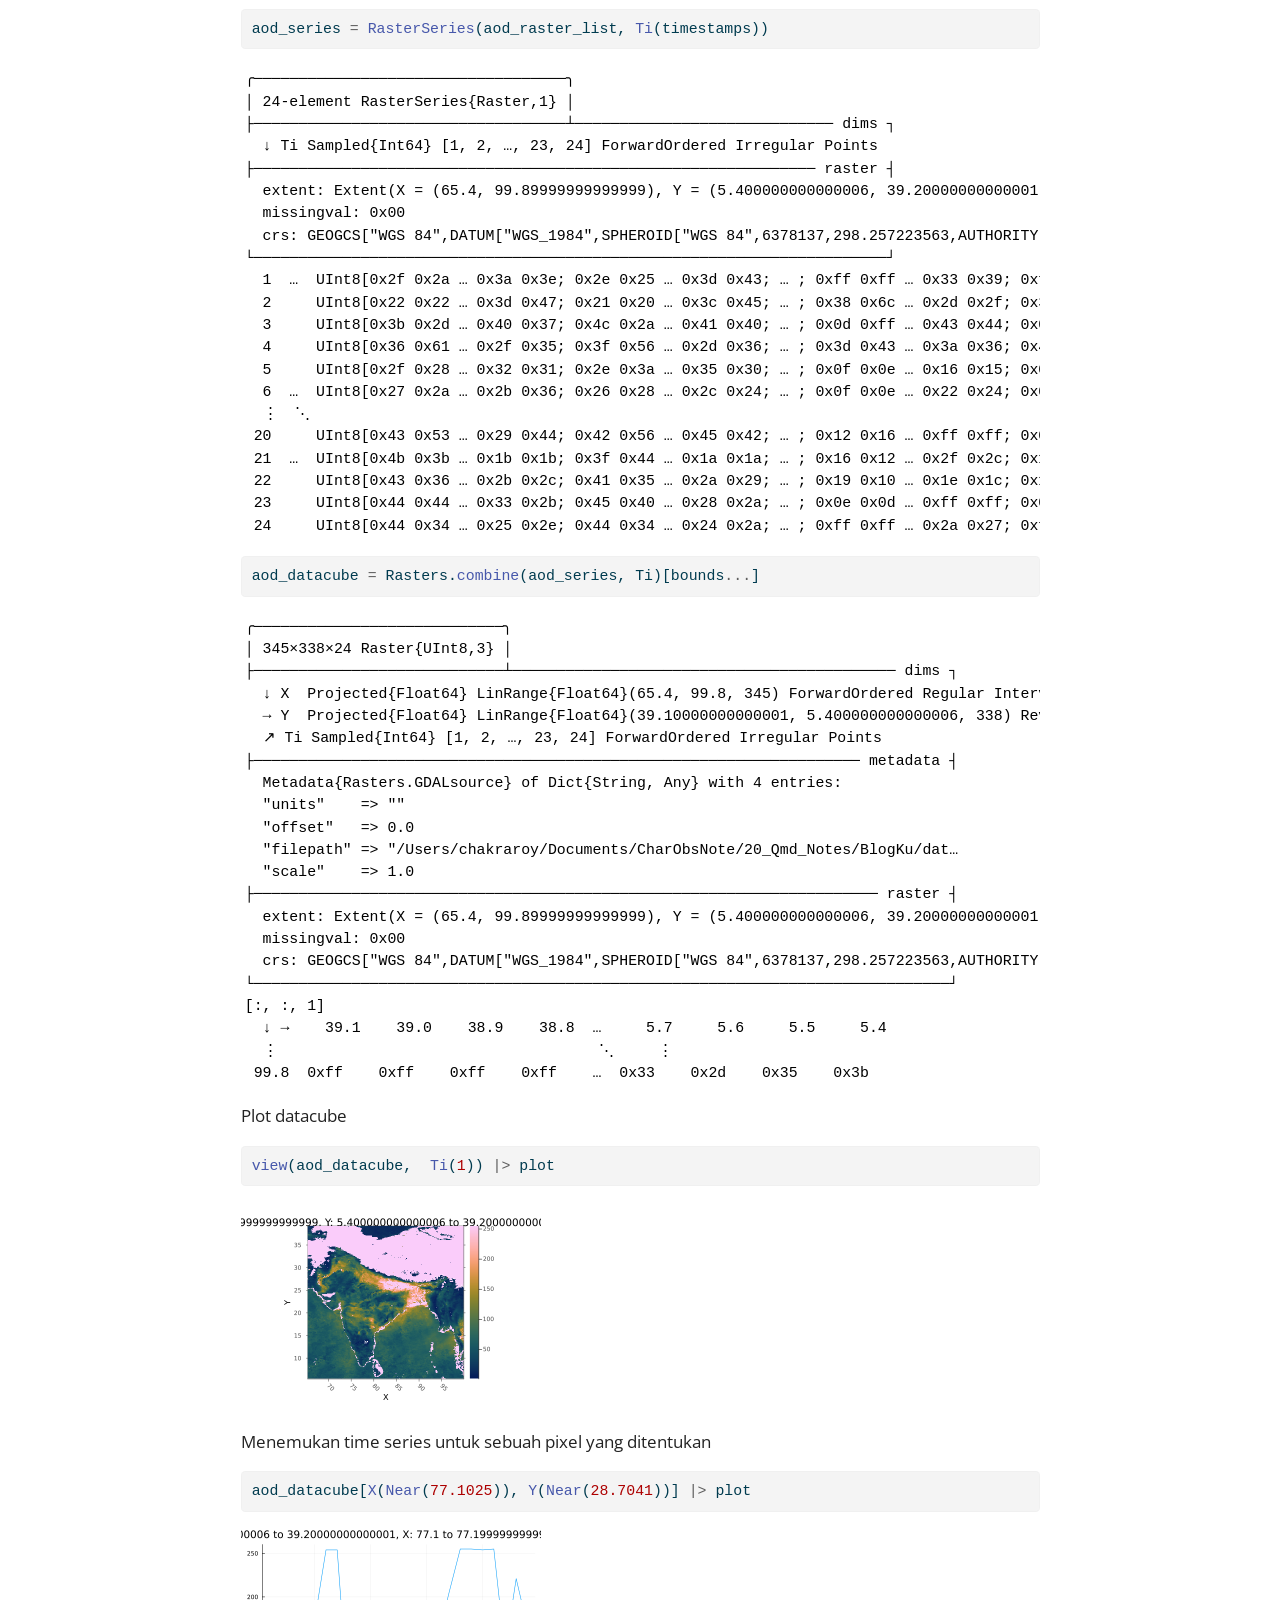
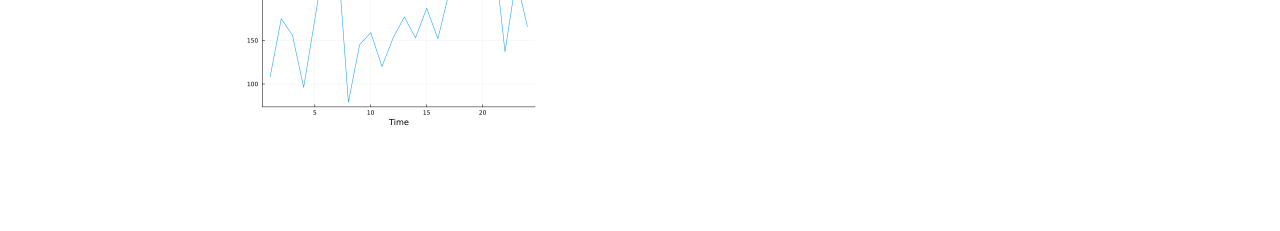
<file: docs/posts/woldmap_julia/index.html>
<!DOCTYPE html>
<html xmlns="http://www.w3.org/1999/xhtml" lang="en" xml:lang="en"><head>

<meta charset="utf-8">
<meta name="generator" content="quarto-1.5.56">

<meta name="viewport" content="width=device-width, initial-scale=1.0, user-scalable=yes">

<meta name="author" content="Chakra Roy">
<meta name="dcterms.date" content="2024-08-30">

<title>Peta Dunia dengan Julia – BlogKu</title>
<style>
code{white-space: pre-wrap;}
span.smallcaps{font-variant: small-caps;}
div.columns{display: flex; gap: min(4vw, 1.5em);}
div.column{flex: auto; overflow-x: auto;}
div.hanging-indent{margin-left: 1.5em; text-indent: -1.5em;}
ul.task-list{list-style: none;}
ul.task-list li input[type="checkbox"] {
  width: 0.8em;
  margin: 0 0.8em 0.2em -1em; /* quarto-specific, see https://github.com/quarto-dev/quarto-cli/issues/4556 */ 
  vertical-align: middle;
}
/* CSS for syntax highlighting */
pre > code.sourceCode { white-space: pre; position: relative; }
pre > code.sourceCode > span { line-height: 1.25; }
pre > code.sourceCode > span:empty { height: 1.2em; }
.sourceCode { overflow: visible; }
code.sourceCode > span { color: inherit; text-decoration: inherit; }
div.sourceCode { margin: 1em 0; }
pre.sourceCode { margin: 0; }
@media screen {
div.sourceCode { overflow: auto; }
}
@media print {
pre > code.sourceCode { white-space: pre-wrap; }
pre > code.sourceCode > span { display: inline-block; text-indent: -5em; padding-left: 5em; }
}
pre.numberSource code
  { counter-reset: source-line 0; }
pre.numberSource code > span
  { position: relative; left: -4em; counter-increment: source-line; }
pre.numberSource code > span > a:first-child::before
  { content: counter(source-line);
    position: relative; left: -1em; text-align: right; vertical-align: baseline;
    border: none; display: inline-block;
    -webkit-touch-callout: none; -webkit-user-select: none;
    -khtml-user-select: none; -moz-user-select: none;
    -ms-user-select: none; user-select: none;
    padding: 0 4px; width: 4em;
  }
pre.numberSource { margin-left: 3em;  padding-left: 4px; }
div.sourceCode
  {   }
@media screen {
pre > code.sourceCode > span > a:first-child::before { text-decoration: underline; }
}
</style>


<script src="../../site_libs/quarto-nav/quarto-nav.js"></script>
<script src="../../site_libs/quarto-nav/headroom.min.js"></script>
<script src="../../site_libs/clipboard/clipboard.min.js"></script>
<script src="../../site_libs/quarto-search/autocomplete.umd.js"></script>
<script src="../../site_libs/quarto-search/fuse.min.js"></script>
<script src="../../site_libs/quarto-search/quarto-search.js"></script>
<meta name="quarto:offset" content="../../">
<script src="../../site_libs/quarto-html/quarto.js"></script>
<script src="../../site_libs/quarto-html/popper.min.js"></script>
<script src="../../site_libs/quarto-html/tippy.umd.min.js"></script>
<script src="../../site_libs/quarto-html/anchor.min.js"></script>
<link href="../../site_libs/quarto-html/tippy.css" rel="stylesheet">
<link href="../../site_libs/quarto-html/quarto-syntax-highlighting.css" rel="stylesheet" id="quarto-text-highlighting-styles">
<script src="../../site_libs/bootstrap/bootstrap.min.js"></script>
<link href="../../site_libs/bootstrap/bootstrap-icons.css" rel="stylesheet">
<link href="../../site_libs/bootstrap/bootstrap.min.css" rel="stylesheet" id="quarto-bootstrap" data-mode="light">
<script id="quarto-search-options" type="application/json">{
  "location": "navbar",
  "copy-button": false,
  "collapse-after": 3,
  "panel-placement": "end",
  "type": "overlay",
  "limit": 50,
  "keyboard-shortcut": [
    "f",
    "/",
    "s"
  ],
  "show-item-context": false,
  "language": {
    "search-no-results-text": "No results",
    "search-matching-documents-text": "matching documents",
    "search-copy-link-title": "Copy link to search",
    "search-hide-matches-text": "Hide additional matches",
    "search-more-match-text": "more match in this document",
    "search-more-matches-text": "more matches in this document",
    "search-clear-button-title": "Clear",
    "search-text-placeholder": "",
    "search-detached-cancel-button-title": "Cancel",
    "search-submit-button-title": "Submit",
    "search-label": "Search"
  }
}</script>


<link rel="stylesheet" href="../../styles.css">
</head>

<body class="nav-fixed fullcontent">

<div id="quarto-search-results"></div>
  <header id="quarto-header" class="headroom fixed-top quarto-banner">
    <nav class="navbar navbar-expand-lg " data-bs-theme="dark">
      <div class="navbar-container container-fluid">
      <div class="navbar-brand-container mx-auto">
    <a class="navbar-brand" href="../../index.html">
    <span class="navbar-title">BlogKu</span>
    </a>
  </div>
            <div id="quarto-search" class="" title="Search"></div>
          <button class="navbar-toggler" type="button" data-bs-toggle="collapse" data-bs-target="#navbarCollapse" aria-controls="navbarCollapse" role="menu" aria-expanded="false" aria-label="Toggle navigation" onclick="if (window.quartoToggleHeadroom) { window.quartoToggleHeadroom(); }">
  <span class="navbar-toggler-icon"></span>
</button>
          <div class="collapse navbar-collapse" id="navbarCollapse">
            <ul class="navbar-nav navbar-nav-scroll ms-auto">
  <li class="nav-item">
    <a class="nav-link" href="../../about.html"> 
<span class="menu-text">About</span></a>
  </li>  
  <li class="nav-item compact">
    <a class="nav-link" href="https://github.com/"> <i class="bi bi-github" role="img">
</i> 
<span class="menu-text"></span></a>
  </li>  
  <li class="nav-item compact">
    <a class="nav-link" href="https://twitter.com"> <i class="bi bi-twitter" role="img">
</i> 
<span class="menu-text"></span></a>
  </li>  
</ul>
          </div> <!-- /navcollapse -->
            <div class="quarto-navbar-tools">
</div>
      </div> <!-- /container-fluid -->
    </nav>
</header>
<!-- content -->
<header id="title-block-header" class="quarto-title-block default page-columns page-full">
  <div class="quarto-title-banner page-columns page-full">
    <div class="quarto-title column-body">
      <h1 class="title">Peta Dunia dengan Julia</h1>
                                <div class="quarto-categories">
                <div class="quarto-category">references</div>
                <div class="quarto-category">code</div>
                <div class="quarto-category">analysis</div>
                <div class="quarto-category">julia</div>
              </div>
                  </div>
  </div>
    
  
  <div class="quarto-title-meta">

      <div>
      <div class="quarto-title-meta-heading">Author</div>
      <div class="quarto-title-meta-contents">
               <p>Chakra Roy </p>
            </div>
    </div>
      
      <div>
      <div class="quarto-title-meta-heading">Published</div>
      <div class="quarto-title-meta-contents">
        <p class="date">August 30, 2024</p>
      </div>
    </div>
    
      
    </div>
    
  
  </header><div id="quarto-content" class="quarto-container page-columns page-rows-contents page-layout-article page-navbar">
<!-- sidebar -->
<!-- margin-sidebar -->
    
<!-- main -->
<main class="content quarto-banner-title-block" id="quarto-document-content">





<p><code>Julia</code> adalah salah satu programming language yang sedang populer saat ini. Julia pandang sebagai salah satu jenis interpreter yang handal karena menggunakan teknik paralel computing yang memungkinkannya mengeksekusi dan mengolah data dalam jumlah besar dengan kecepatan yang jauh melebihi <code>python</code> bahkan di klaim lebih baik dari <code>R</code>.</p>
<div class="cell">
<div class="sourceCode cell-code" id="cb1"><pre class="sourceCode r code-with-copy"><code class="sourceCode r"><span id="cb1-1"><a href="#cb1-1" aria-hidden="true" tabindex="-1"></a><span class="fu">library</span>(reticulate)</span>
<span id="cb1-2"><a href="#cb1-2" aria-hidden="true" tabindex="-1"></a><span class="fu">use_condaenv</span>(<span class="st">"geopython"</span>)</span></code><button title="Copy to Clipboard" class="code-copy-button"><i class="bi"></i></button></pre></div>
</div>
<div class="sourceCode" id="cb2"><pre class="sourceCode julia code-with-copy"><code class="sourceCode julia"><span id="cb2-1"><a href="#cb2-1" aria-hidden="true" tabindex="-1"></a><span class="im">using</span> <span class="bu">Pkg</span></span>
<span id="cb2-2"><a href="#cb2-2" aria-hidden="true" tabindex="-1"></a><span class="bu">Pkg</span>.<span class="fu">add</span>(<span class="st">"Plots"</span>)</span>
<span id="cb2-3"><a href="#cb2-3" aria-hidden="true" tabindex="-1"></a><span class="bu">Pkg</span>.<span class="fu">add</span>(<span class="st">"Statistics"</span>)</span>
<span id="cb2-4"><a href="#cb2-4" aria-hidden="true" tabindex="-1"></a><span class="bu">Pkg</span>.<span class="fu">add</span>(<span class="st">"DataFrames"</span>)</span>
<span id="cb2-5"><a href="#cb2-5" aria-hidden="true" tabindex="-1"></a><span class="bu">Pkg</span>.<span class="fu">add</span>(<span class="st">"Shapefile"</span>)</span>
<span id="cb2-6"><a href="#cb2-6" aria-hidden="true" tabindex="-1"></a><span class="bu">Pkg</span>.<span class="fu">add</span>(<span class="st">"Dates"</span>)</span>
<span id="cb2-7"><a href="#cb2-7" aria-hidden="true" tabindex="-1"></a><span class="bu">Pkg</span>.<span class="fu">add</span>(<span class="st">"Rasters"</span>)</span></code><button title="Copy to Clipboard" class="code-copy-button"><i class="bi"></i></button></pre></div>
<p>Code di atas adalah cara menginstall package di <code>Julia</code> dengan menggunakan shell pada notebook. Setelah memastikan bahwa paket ini telah terinstall, selanjutnya mulai mengimport packages atau module yang akan digunakan . Untuk memastikan kita memiliki data yang akurat, kita akan menggunakan data dari situs berikut ini: <a href="https://figshare.com/articles/dataset/Harmonization_of_DMSP_and_VIIRS_nighttime_light_data_from_1992-2018_at_the_global_scale/9828827/8" title="https://figshare.com/articles/dataset/Harmonization_of_DMSP_and_VIIRS_nighttime_light_data_from_1992-2018_at_the_global_scale/9828827/8">Harmonize Ningttime Light</a>. Data pada situs ini merupakan data yang biasa digunakan untuk menganalisis persoalan sosial ekonomi dari setiap negara-negara.</p>
<p>Untuk mendemonstrasikan kesamaan dan ke-umuman, kita akan menggunakan data dari: <a href="https://neo.gsfc.nasa.gov/archive/geotiff/MYDAL2_M_AER_OD/" title="https://neo.gsfc.nasa.gov/archive/geotiff/MYDAL2_M_AER_OD/">MODIS Aerosol Optical Depth (AOD)</a> Juga kita akan menggunakan NDVI dari: <a href="https://neo.gsfc.nasa.gov/archive/geotiff/MOD_NDVI_M/" title="https://neo.gsfc.nasa.gov/archive/geotiff/MOD_NDVI_M/">NDVI data NASA</a>. Dan sebagai tambahan kita akan menggunakan shapefile dari: <a href="https://github.com/wri/wri-bounds" title="https://github.com/wri/wri-bounds">Wri Shapefile</a>. Salah satu rujukan kita juga dalam membuat demonstrasi ini adalah berasal dari youtube channel berikut ini: <a href="https://youtu.be/PqWuGsVQdLw" title="https://youtu.be/PqWuGsVQdLw">Geospatial data in Julia with Rasters.jl</a></p>
<div class="cell">
<div class="sourceCode cell-code" id="cb3"><pre class="sourceCode julia code-with-copy"><code class="sourceCode julia"><span id="cb3-1"><a href="#cb3-1" aria-hidden="true" tabindex="-1"></a><span class="co"># Mengimport module</span></span>
<span id="cb3-2"><a href="#cb3-2" aria-hidden="true" tabindex="-1"></a><span class="im">using</span> <span class="bu">Rasters</span>, <span class="bu">Plots</span>, <span class="bu">Statistics</span>, <span class="bu">Shapefile</span>, <span class="bu">DataFrames</span>, <span class="bu">Dates</span></span></code><button title="Copy to Clipboard" class="code-copy-button"><i class="bi"></i></button></pre></div>
</div>
<p>Memuat <code>.tif</code> file sebagai raster:</p>
<div class="cell">
<div class="sourceCode cell-code" id="cb4"><pre class="sourceCode julia code-with-copy"><code class="sourceCode julia"><span id="cb4-1"><a href="#cb4-1" aria-hidden="true" tabindex="-1"></a><span class="im">import</span> <span class="bu">ArchGDAL</span></span>
<span id="cb4-2"><a href="#cb4-2" aria-hidden="true" tabindex="-1"></a>path_to_VIIRS <span class="op">=</span> <span class="st">"/Users/chakraroy/Documents/CharObsNote/20_Qmd_Notes/BlogKu/data/Harmonized_DN_NTL_2020_simVIIRS.tif"</span></span></code><button title="Copy to Clipboard" class="code-copy-button"><i class="bi"></i></button></pre></div>
<div class="cell-output cell-output-stdout">
<pre><code>"/Users/chakraroy/Documents/CharObsNote/20_Qmd_Notes/BlogKu/data/Harmonized_DN_NTL_2020_simVIIRS.tif"</code></pre>
</div>
<div class="sourceCode cell-code" id="cb6"><pre class="sourceCode julia code-with-copy"><code class="sourceCode julia"><span id="cb6-1"><a href="#cb6-1" aria-hidden="true" tabindex="-1"></a>raster <span class="op">=</span> <span class="fu">Raster</span>(path_to_VIIRS, lazy<span class="op">=</span><span class="cn">true</span>, checkmem<span class="op">=</span><span class="cn">false</span>)</span></code><button title="Copy to Clipboard" class="code-copy-button"><i class="bi"></i></button></pre></div>
<div class="cell-output cell-output-stdout">
<pre><code>╭─────────────────────────────╮
│ 43201×16801 Raster{UInt8,2} │
├─────────────────────────────┴────────────────────────────────────────── dims ┐
  ↓ X Projected{Float64} LinRange{Float64}(-180.00416666665, 179.99583189335004, 43201) ForwardOrdered Regular Intervals{Start},
  → Y Projected{Float64} LinRange{Float64}(74.99583333334999, -65.00416610665, 16801) ReverseOrdered Regular Intervals{Start}
├──────────────────────────────────────────────────────────────────── metadata ┤
  Metadata{Rasters.GDALsource} of Dict{String, Any} with 4 entries:
  "units"    =&gt; ""
  "offset"   =&gt; 0.0
  "filepath" =&gt; "/Users/chakraroy/Documents/CharObsNote/20_Qmd_Notes/BlogKu/dat…
  "scale"    =&gt; 1.0
├────────────────────────────────────────────────────────────────────── raster ┤
  extent: Extent(X = (-180.00416666665, 180.00416522665003), Y = (-65.00416610665, 75.00416666665))

  crs: GEOGCS["WGS 84",DATUM["WGS_1984",SPHEROID["WGS 84",6378137,298.257223563,AUTHORITY["EPSG","7030"]],AUTHORITY["EPSG","6326"]],PRIMEM["Greenwich",0,AUTHORITY["EPSG","8901"]],UNIT["degree",0.0174532925199433,AUTHORITY["EPSG","9122"]],AXIS["Latitude",NORTH],AXIS["Longitude",EAST],AUTHORITY["EPSG","4326"]]
  filename: 
└──────────────────────────────────────────────────────────────────────────────┘</code></pre>
</div>
<div class="sourceCode cell-code" id="cb8"><pre class="sourceCode julia code-with-copy"><code class="sourceCode julia"><span id="cb8-1"><a href="#cb8-1" aria-hidden="true" tabindex="-1"></a><span class="fu">plot</span>(raster)</span></code><button title="Copy to Clipboard" class="code-copy-button"><i class="bi"></i></button></pre></div>
<div class="cell-output-display">
<div id="fig-nightworld" class="quarto-float quarto-figure quarto-figure-center anchored">
<figure class="quarto-float quarto-float-fig figure">
<div aria-describedby="fig-nightworld-caption-0ceaefa1-69ba-4598-a22c-09a6ac19f8ca">
<img src="index_files/figure-html/fig-nightworld-J1.png" class="img-fluid figure-img" width="300">
</div>
<figcaption class="quarto-float-caption-bottom quarto-float-caption quarto-float-fig" id="fig-nightworld-caption-0ceaefa1-69ba-4598-a22c-09a6ac19f8ca">
Figure&nbsp;1: World in Night
</figcaption>
</figure>
</div>
</div>
</div>
<section id="indexing" class="level2">
<h2 class="anchored" data-anchor-id="indexing">Indexing</h2>
<p>Index dengan kolom dan nomor baris. Karena raster yang digunakan adalah single band, index band-nya akan selalu sama dengan 1.</p>
<div class="cell">
<div class="sourceCode cell-code" id="cb9"><pre class="sourceCode julia code-with-copy"><code class="sourceCode julia"><span id="cb9-1"><a href="#cb9-1" aria-hidden="true" tabindex="-1"></a>raster[<span class="fl">10</span>, <span class="fl">10</span>, <span class="fl">1</span>]</span></code><button title="Copy to Clipboard" class="code-copy-button"><i class="bi"></i></button></pre></div>
<div class="cell-output cell-output-stdout">
<pre><code>0x00</code></pre>
</div>
</div>
<div class="cell">
<div class="sourceCode cell-code" id="cb11"><pre class="sourceCode julia code-with-copy"><code class="sourceCode julia"><span id="cb11-1"><a href="#cb11-1" aria-hidden="true" tabindex="-1"></a>raster[<span class="fl">1000</span>, <span class="fl">1000</span>, <span class="fl">1</span>] <span class="op">|&gt;</span> <span class="dt">Int</span></span></code><button title="Copy to Clipboard" class="code-copy-button"><i class="bi"></i></button></pre></div>
<div class="cell-output cell-output-stdout">
<pre><code>0</code></pre>
</div>
</div>
<p>Indexing dengan <code>logitude</code> dan <code>latitude</code></p>
<div class="cell">
<div class="sourceCode cell-code" id="cb13"><pre class="sourceCode julia code-with-copy"><code class="sourceCode julia"><span id="cb13-1"><a href="#cb13-1" aria-hidden="true" tabindex="-1"></a>raster[<span class="fu">X</span>(<span class="fu">Near</span>(<span class="fl">77.1025</span>)), <span class="fu">Y</span>(<span class="fu">Near</span>(<span class="fl">28.7041</span>))]</span></code><button title="Copy to Clipboard" class="code-copy-button"><i class="bi"></i></button></pre></div>
<div class="cell-output cell-output-stdout">
<pre><code>0x3f</code></pre>
</div>
</div>
<div class="cell">
<div class="sourceCode cell-code" id="cb15"><pre class="sourceCode julia code-with-copy"><code class="sourceCode julia"><span id="cb15-1"><a href="#cb15-1" aria-hidden="true" tabindex="-1"></a>raster[<span class="fu">X</span>(<span class="fu">Near</span>(<span class="fl">77.1025</span>)), <span class="fu">Y</span>(<span class="fu">Near</span>(<span class="fl">28.7041</span>))] <span class="op">|&gt;</span> <span class="dt">Int</span></span></code><button title="Copy to Clipboard" class="code-copy-button"><i class="bi"></i></button></pre></div>
<div class="cell-output cell-output-stdout">
<pre><code>63</code></pre>
</div>
</div>
</section>
<section id="shapefiles" class="level2">
<h2 class="anchored" data-anchor-id="shapefiles">Shapefiles</h2>
<p>Kita akan melakukan pengolahan spahefile untuk analisis, croping maupun statistik. Kita akan menggunakan shapefile dari: <a href="https://github.com/wri/wri-bounds" class="uri">https://github.com/wri/wri-bounds</a></p>
<div class="cell">
<div class="sourceCode cell-code" id="cb17"><pre class="sourceCode julia code-with-copy"><code class="sourceCode julia"><span id="cb17-1"><a href="#cb17-1" aria-hidden="true" tabindex="-1"></a>shp <span class="op">=</span> Shapefile.<span class="fu">Table</span>(<span class="st">"/Users/chakraroy/Documents/CharObsNote/20_Qmd_Notes/BlogKu/data/world_shapefile/in_primary_countries.shp"</span>) <span class="op">|&gt;</span> DataFrame</span></code><button title="Copy to Clipboard" class="code-copy-button"><i class="bi"></i></button></pre></div>
<div class="cell-output cell-output-stdout">
<pre><code>193×29 DataFrame
 Row │ geometry               ADM0_A3  abbrev   continent      formal_nam      ⋯
     │ Polygon                String?  String?  String?        String?         ⋯
─────┼──────────────────────────────────────────────────────────────────────────
   1 │ Polygon(1530 Points)   AFG      Afg.     Asia           Islamic State o ⋯
   2 │ Polygon(1642 Points)   AGO      Ang.     Africa         People's Republ
   3 │ Polygon(554 Points)    ALB      Alb.     Europe         Republic of Alb
   4 │ Polygon(51 Points)     AND      And.     Europe         Principality of
   5 │ Polygon(796 Points)    ARE      U.A.E.   Asia           United Arab Emi ⋯
   6 │ Polygon(4696 Points)   ARG      Arg.     South America  Argentine Repub
   7 │ Polygon(433 Points)    ARM      Arm.     Asia           Republic of Arm
   8 │ Polygon(108 Points)    ATG      Ant.B.   North America  Antigua and Bar
  ⋮  │           ⋮               ⋮        ⋮           ⋮                        ⋱
 187 │ Polygon(4166 Points)   VNM      Viet.    Asia           Socialist Repub ⋯
 188 │ Polygon(1015 Points)   VUT      Van.     Oceania        Republic of Van
 189 │ Polygon(132 Points)    WSM      Samoa    Oceania        Independent Sta
 190 │ Polygon(1027 Points)   YEM      Yem.     Asia           Republic of Yem
 191 │ Polygon(2207 Points)   ZAF      S.Af.    Africa         Republic of Sou ⋯
 192 │ Polygon(1508 Points)   ZMB      Zambia   Africa         Republic of Zam
 193 │ Polygon(766 Points)    ZWE      Zimb.    Africa         Republic of Zim
                                                 25 columns and 178 rows omitted</code></pre>
</div>
</div>
<p>Untuk membersihkan datanya, kita bisa melakukan remove setiap non complit data atau data yang hilang (missing data)</p>
<div class="cell">
<div class="sourceCode cell-code" id="cb19"><pre class="sourceCode julia code-with-copy"><code class="sourceCode julia"><span id="cb19-1"><a href="#cb19-1" aria-hidden="true" tabindex="-1"></a>shp <span class="op">=</span> <span class="fu">dropmissing</span>(shp)</span></code><button title="Copy to Clipboard" class="code-copy-button"><i class="bi"></i></button></pre></div>
<div class="cell-output cell-output-stdout">
<pre><code>192×29 DataFrame
 Row │ geometry               ADM0_A3  abbrev   continent      formal_nam      ⋯
     │ Polygon                String   String   String         String          ⋯
─────┼──────────────────────────────────────────────────────────────────────────
   1 │ Polygon(1530 Points)   AFG      Afg.     Asia           Islamic State o ⋯
   2 │ Polygon(1642 Points)   AGO      Ang.     Africa         People's Republ
   3 │ Polygon(554 Points)    ALB      Alb.     Europe         Republic of Alb
   4 │ Polygon(51 Points)     AND      And.     Europe         Principality of
   5 │ Polygon(796 Points)    ARE      U.A.E.   Asia           United Arab Emi ⋯
   6 │ Polygon(4696 Points)   ARG      Arg.     South America  Argentine Repub
   7 │ Polygon(433 Points)    ARM      Arm.     Asia           Republic of Arm
   8 │ Polygon(108 Points)    ATG      Ant.B.   North America  Antigua and Bar
  ⋮  │           ⋮               ⋮        ⋮           ⋮                        ⋱
 186 │ Polygon(4166 Points)   VNM      Viet.    Asia           Socialist Repub ⋯
 187 │ Polygon(1015 Points)   VUT      Van.     Oceania        Republic of Van
 188 │ Polygon(132 Points)    WSM      Samoa    Oceania        Independent Sta
 189 │ Polygon(1027 Points)   YEM      Yem.     Asia           Republic of Yem
 190 │ Polygon(2207 Points)   ZAF      S.Af.    Africa         Republic of Sou ⋯
 191 │ Polygon(1508 Points)   ZMB      Zambia   Africa         Republic of Zam
 192 │ Polygon(766 Points)    ZWE      Zimb.    Africa         Republic of Zim
                                                 25 columns and 177 rows omitted</code></pre>
</div>
</div>
<p>kemudian kita bisa visualisasikan datanya dalam peta</p>
<div class="cell">
<div class="sourceCode cell-code" id="cb21"><pre class="sourceCode julia code-with-copy"><code class="sourceCode julia"><span id="cb21-1"><a href="#cb21-1" aria-hidden="true" tabindex="-1"></a><span class="fu">plot</span>(shp.geometry)</span></code><button title="Copy to Clipboard" class="code-copy-button"><i class="bi"></i></button></pre></div>
<div class="cell-output-display">
<div>
<figure class="figure">
<p><img src="index_files/figure-html/unnamed-chunk-11-J1.png" class="img-fluid figure-img" width="300"></p>
</figure>
</div>
</div>
</div>
<p>Kita bisa memilih negara atau polygon yang ingin kita tampilkan dengan operasi <code>findall</code> :</p>
<div class="cell">
<div class="sourceCode cell-code" id="cb22"><pre class="sourceCode julia code-with-copy"><code class="sourceCode julia"><span id="cb22-1"><a href="#cb22-1" aria-hidden="true" tabindex="-1"></a>japan_index <span class="op">=</span> <span class="fu">findall</span>(x <span class="op">-&gt;</span> x <span class="op">==</span> <span class="st">"Japan"</span>, shp.name)</span></code><button title="Copy to Clipboard" class="code-copy-button"><i class="bi"></i></button></pre></div>
<div class="cell-output cell-output-stdout">
<pre><code>1-element Vector{Int64}:
 87</code></pre>
</div>
</div>
<p>Visualisasi polygon dari wilayah atau negara yang dipilih</p>
<div class="cell">
<div class="sourceCode cell-code" id="cb24"><pre class="sourceCode julia code-with-copy"><code class="sourceCode julia"><span id="cb24-1"><a href="#cb24-1" aria-hidden="true" tabindex="-1"></a><span class="fu">plot</span>(shp.geometry[japan_index])</span></code><button title="Copy to Clipboard" class="code-copy-button"><i class="bi"></i></button></pre></div>
<div class="cell-output-display">
<div>
<figure class="figure">
<p><img src="index_files/figure-html/unnamed-chunk-13-J1.png" class="img-fluid figure-img" width="300"></p>
</figure>
</div>
</div>
</div>
</section>
<section id="cropping" class="level2">
<h2 class="anchored" data-anchor-id="cropping">Cropping</h2>
<p>Terdapat 2 cara untuk cropping, sebagaimana selanjutnya di bawah ini.</p>
<section id="cropping-dengan-shapes" class="level3">
<h3 class="anchored" data-anchor-id="cropping-dengan-shapes">Cropping dengan Shapes</h3>
<div class="cell">
<div class="sourceCode cell-code" id="cb25"><pre class="sourceCode julia code-with-copy"><code class="sourceCode julia"><span id="cb25-1"><a href="#cb25-1" aria-hidden="true" tabindex="-1"></a>japan <span class="op">=</span> <span class="fu">crop</span>(raster; to <span class="op">=</span> shp.geometry[japan_index])</span></code><button title="Copy to Clipboard" class="code-copy-button"><i class="bi"></i></button></pre></div>
<div class="cell-output cell-output-stdout">
<pre><code>╭───────────────────────────╮
│ 3724×2556 Raster{UInt8,2} │
├───────────────────────────┴──────────────────────────────────────────── dims ┐
  ↓ X Projected{Float64} LinRange{Float64}(122.94583212155003, 153.97083199745006, 3724) ForwardOrdered Regular Intervals{Start},
  → Y Projected{Float64} LinRange{Float64}(45.50416678465, 24.212500203149993, 2556) ReverseOrdered Regular Intervals{Start}
├──────────────────────────────────────────────────────────────────── metadata ┤
  Metadata{Rasters.GDALsource} of Dict{String, Any} with 4 entries:
  "units"    =&gt; ""
  "offset"   =&gt; 0.0
  "filepath" =&gt; "/Users/chakraroy/Documents/CharObsNote/20_Qmd_Notes/BlogKu/dat…
  "scale"    =&gt; 1.0
├────────────────────────────────────────────────────────────────────── raster ┤
  extent: Extent(X = (122.94583212155003, 153.97916533075005), Y = (24.212500203149993, 45.512500117950005))

  crs: GEOGCS["WGS 84",DATUM["WGS_1984",SPHEROID["WGS 84",6378137,298.257223563,AUTHORITY["EPSG","7030"]],AUTHORITY["EPSG","6326"]],PRIMEM["Greenwich",0,AUTHORITY["EPSG","8901"]],UNIT["degree",0.0174532925199433,AUTHORITY["EPSG","9122"]],AXIS["Latitude",NORTH],AXIS["Longitude",EAST],AUTHORITY["EPSG","4326"]]
  filename: 
└──────────────────────────────────────────────────────────────────────────────┘</code></pre>
</div>
</div>
<p>Kita akan mendapatkan raster baru, dan kita plot seperti di bawah ini:</p>
<div class="cell">
<div class="sourceCode cell-code" id="cb27"><pre class="sourceCode julia code-with-copy"><code class="sourceCode julia"><span id="cb27-1"><a href="#cb27-1" aria-hidden="true" tabindex="-1"></a><span class="fu">plot</span>(japan)</span></code><button title="Copy to Clipboard" class="code-copy-button"><i class="bi"></i></button></pre></div>
<div class="cell-output-display">
<div>
<figure class="figure">
<p><img src="index_files/figure-html/unnamed-chunk-15-J1.png" class="img-fluid figure-img" width="300"></p>
</figure>
</div>
</div>
</div>
</section>
<section id="crop-dengan-bounds" class="level3">
<h3 class="anchored" data-anchor-id="crop-dengan-bounds">Crop dengan Bounds</h3>
<div class="cell">
<div class="sourceCode cell-code" id="cb28"><pre class="sourceCode julia code-with-copy"><code class="sourceCode julia"><span id="cb28-1"><a href="#cb28-1" aria-hidden="true" tabindex="-1"></a>bounds <span class="op">=</span> <span class="fu">X</span>(Rasters.<span class="fu">Between</span>(<span class="fl">65.39</span>, <span class="fl">99.94</span>)), <span class="fu">Y</span>(Rasters.<span class="fu">Between</span>(<span class="fl">5.34</span>, <span class="fl">39.27</span>)) <span class="co">#bounding box</span></span></code><button title="Copy to Clipboard" class="code-copy-button"><i class="bi"></i></button></pre></div>
<div class="cell-output cell-output-stdout">
<pre><code>↓ X Between((65.39, 99.94)), → Y Between((5.34, 39.27))</code></pre>
</div>
<div class="sourceCode cell-code" id="cb30"><pre class="sourceCode julia code-with-copy"><code class="sourceCode julia"><span id="cb30-1"><a href="#cb30-1" aria-hidden="true" tabindex="-1"></a>raster[bounds<span class="op">...</span>] <span class="op">|&gt;</span> plot</span></code><button title="Copy to Clipboard" class="code-copy-button"><i class="bi"></i></button></pre></div>
<div class="cell-output-display">
<div>
<figure class="figure">
<p><img src="index_files/figure-html/unnamed-chunk-16-J1.png" class="img-fluid figure-img" width="300"></p>
</figure>
</div>
</div>
</div>
</section>
</section>
<section id="masking" class="level2">
<h2 class="anchored" data-anchor-id="masking">Masking</h2>
<div class="cell">
<div class="sourceCode cell-code" id="cb31"><pre class="sourceCode julia code-with-copy"><code class="sourceCode julia"><span id="cb31-1"><a href="#cb31-1" aria-hidden="true" tabindex="-1"></a>japan_masked <span class="op">=</span> <span class="fu">mask</span>(japan, with <span class="op">=</span> shp.geometry[japan_index])</span></code><button title="Copy to Clipboard" class="code-copy-button"><i class="bi"></i></button></pre></div>
<div class="cell-output cell-output-stdout">
<pre><code>╭───────────────────────────────────────────╮
│ 3724×2556 Raster{Union{Missing, UInt8},2} │
├───────────────────────────────────────────┴──────────────────────────── dims ┐
  ↓ X Projected{Float64} LinRange{Float64}(122.94583212155003, 153.97083199745006, 3724) ForwardOrdered Regular Intervals{Start},
  → Y Projected{Float64} LinRange{Float64}(45.50416678465, 24.212500203149993, 2556) ReverseOrdered Regular Intervals{Start}
├──────────────────────────────────────────────────────────────────── metadata ┤
  Metadata{Rasters.GDALsource} of Dict{String, Any} with 4 entries:
  "units"    =&gt; ""
  "offset"   =&gt; 0.0
  "filepath" =&gt; "/Users/chakraroy/Documents/CharObsNote/20_Qmd_Notes/BlogKu/dat…
  "scale"    =&gt; 1.0
├────────────────────────────────────────────────────────────────────── raster ┤
  extent: Extent(X = (122.94583212155003, 153.97916533075005), Y = (24.212500203149993, 45.512500117950005))
  missingval: missing
  crs: GEOGCS["WGS 84",DATUM["WGS_1984",SPHEROID["WGS 84",6378137,298.257223563,AUTHORITY["EPSG","7030"]],AUTHORITY["EPSG","6326"]],PRIMEM["Greenwich",0,AUTHORITY["EPSG","8901"]],UNIT["degree",0.0174532925199433,AUTHORITY["EPSG","9122"]],AXIS["Latitude",NORTH],AXIS["Longitude",EAST],AUTHORITY["EPSG","4326"]]
└──────────────────────────────────────────────────────────────────────────────┘
   ↓ →    45.5042    45.4958    45.4875    …  24.2292    24.2208    24.2125
 122.946    missing    missing    missing       missing    missing    missing
   ⋮                                       ⋱              ⋮         
 153.971    missing    missing    missing       missing    missing    missing</code></pre>
</div>
</div>
<div class="cell">
<div class="sourceCode cell-code" id="cb33"><pre class="sourceCode julia code-with-copy"><code class="sourceCode julia"><span id="cb33-1"><a href="#cb33-1" aria-hidden="true" tabindex="-1"></a><span class="fu">plot</span>(japan_masked)</span></code><button title="Copy to Clipboard" class="code-copy-button"><i class="bi"></i></button></pre></div>
<div class="cell-output-display">
<div>
<figure class="figure">
<p><img src="index_files/figure-html/unnamed-chunk-18-J1.png" class="img-fluid figure-img" width="300"></p>
</figure>
</div>
</div>
</div>
<p>Menghitung summary statistics</p>
<div class="cell">
<div class="sourceCode cell-code" id="cb34"><pre class="sourceCode julia code-with-copy"><code class="sourceCode julia"><span id="cb34-1"><a href="#cb34-1" aria-hidden="true" tabindex="-1"></a><span class="fu">sum</span>(<span class="fu">skipmissing</span>(japan_masked)) <span class="op">|&gt;</span> <span class="dt">Int</span> <span class="op">|&gt;</span> println</span></code><button title="Copy to Clipboard" class="code-copy-button"><i class="bi"></i></button></pre></div>
<div class="cell-output cell-output-stdout">
<pre><code>6244738</code></pre>
</div>
<div class="sourceCode cell-code" id="cb36"><pre class="sourceCode julia code-with-copy"><code class="sourceCode julia"><span id="cb36-1"><a href="#cb36-1" aria-hidden="true" tabindex="-1"></a><span class="fu">mean</span>(<span class="fu">skipmissing</span>(japan_masked)) <span class="op">|&gt;</span> <span class="dt">Float32</span> <span class="op">|&gt;</span> println</span></code><button title="Copy to Clipboard" class="code-copy-button"><i class="bi"></i></button></pre></div>
<div class="cell-output cell-output-stdout">
<pre><code>11.361134</code></pre>
</div>
<div class="sourceCode cell-code" id="cb38"><pre class="sourceCode julia code-with-copy"><code class="sourceCode julia"><span id="cb38-1"><a href="#cb38-1" aria-hidden="true" tabindex="-1"></a><span class="fu">median</span>(<span class="fu">skipmissing</span>(japan_masked)) <span class="op">|&gt;</span> <span class="dt">Int</span> <span class="op">|&gt;</span> println</span></code><button title="Copy to Clipboard" class="code-copy-button"><i class="bi"></i></button></pre></div>
<div class="cell-output cell-output-stdout">
<pre><code>7</code></pre>
</div>
</div>
</section>
<section id="zonal-statistics" class="level2">
<h2 class="anchored" data-anchor-id="zonal-statistics">Zonal Statistics</h2>
<p>Menghitung summary statistics untuk seluruh zone</p>
<div class="cell">
<div class="sourceCode cell-code" id="cb40"><pre class="sourceCode julia code-with-copy"><code class="sourceCode julia"><span id="cb40-1"><a href="#cb40-1" aria-hidden="true" tabindex="-1"></a>sol_by_country <span class="op">=</span> <span class="fu">zonal</span>(sum, raster; of<span class="op">=</span>shp.geometry)</span></code><button title="Copy to Clipboard" class="code-copy-button"><i class="bi"></i></button></pre></div>
<div class="cell-output cell-output-stdout">
<pre><code>192-element Vector{Union{Missing, UInt64}}:
 0x000000000007fd02
 0x00000000003394fd
 0x000000000005542c
 0x00000000000040cb
 0x00000000001846bc
 0x0000000000942949
 0x0000000000037332
 0x000000000000251f
 0x0000000000611fe2
 0x00000000000e2ef9
                  ⋮
 0x0000000000000db5
 0x00000000003e0548
 0x000000000032bbee
 0x000000000000183c
 0x00000000000017fe
 0x00000000000a5fa4
 0x000000000060328a
 0x000000000021abee
 0x00000000000ba825</code></pre>
</div>
</div>
<div class="cell">
<div class="sourceCode cell-code" id="cb42"><pre class="sourceCode julia code-with-copy"><code class="sourceCode julia"><span id="cb42-1"><a href="#cb42-1" aria-hidden="true" tabindex="-1"></a>shp.sol <span class="op">=</span> <span class="fu">Int</span>.(sol_by_country);</span></code><button title="Copy to Clipboard" class="code-copy-button"><i class="bi"></i></button></pre></div>
</div>
<div class="cell">
<div class="sourceCode cell-code" id="cb43"><pre class="sourceCode julia code-with-copy"><code class="sourceCode julia"><span id="cb43-1"><a href="#cb43-1" aria-hidden="true" tabindex="-1"></a><span class="fu">sort</span>(shp, <span class="op">:</span>sol, rev<span class="op">=</span><span class="cn">true</span>)</span></code><button title="Copy to Clipboard" class="code-copy-button"><i class="bi"></i></button></pre></div>
<div class="cell-output cell-output-stdout">
<pre><code>192×30 DataFrame
 Row │ geometry               ADM0_A3  abbrev   continent                forma ⋯
     │ Polygon                String   String   String                   Strin ⋯
─────┼──────────────────────────────────────────────────────────────────────────
   1 │ Polygon(36018 Points)  USA      U.S.A.   North America            Unite ⋯
   2 │ Polygon(14262 Points)  CHN      China    Asia                     Peopl
   3 │ Polygon(36331 Points)  RUS      Rus.     Europe                   Russi
   4 │ Polygon(8542 Points)   IND      India    Asia                     Repub
   5 │ Polygon(11116 Points)  BRA      Brazil   South America            Feder ⋯
   6 │ Polygon(68156 Points)  CAN      Can.     North America            Canad
   7 │ Polygon(2726 Points)   IRN      Iran     Asia                     Islam
   8 │ Polygon(3640 Points)   TUR      Tur.     Asia                     Repub
  ⋮  │           ⋮               ⋮        ⋮                ⋮                   ⋱
 186 │ Polygon(254 Points)    FSM      F.S.M.   Oceania                  Feder ⋯
 187 │ Polygon(12 Points)     MCO      Mco.     Europe                   Princ
 188 │ Polygon(9 Points)      NRU      Nauru    Oceania                  Repub
 189 │ Polygon(709 Points)    KIR      Kir.     Oceania                  Repub
 190 │ Polygon(1418 Points)   MDV      Mald.    Seven seas (open ocean)  Repub ⋯
 191 │ Polygon(69 Points)     TUV      Tuv.     Oceania                  Tuval
 192 │ Polygon(211 Points)    MHL      M. Is.   Oceania                  Repub
                                                 26 columns and 177 rows omitted</code></pre>
</div>
</div>
</section>
<section id="datacubes" class="level2">
<h2 class="anchored" data-anchor-id="datacubes">Datacubes</h2>
<p>Menggabungkan gambar-gambar untuk membentuk data cube</p>
<div class="cell">
<div class="sourceCode cell-code" id="cb45"><pre class="sourceCode julia code-with-copy"><code class="sourceCode julia"><span id="cb45-1"><a href="#cb45-1" aria-hidden="true" tabindex="-1"></a>path <span class="op">=</span> <span class="st">"/Users/chakraroy/Documents/CharObsNote/20_Qmd_Notes/BlogKu/data/MODISAQ/"</span></span></code><button title="Copy to Clipboard" class="code-copy-button"><i class="bi"></i></button></pre></div>
<div class="cell-output cell-output-stdout">
<pre><code>"/Users/chakraroy/Documents/CharObsNote/20_Qmd_Notes/BlogKu/data/MODISAQ/"</code></pre>
</div>
<div class="sourceCode cell-code" id="cb47"><pre class="sourceCode julia code-with-copy"><code class="sourceCode julia"><span id="cb47-1"><a href="#cb47-1" aria-hidden="true" tabindex="-1"></a>filelist <span class="op">=</span><span class="fu">readdir</span>(path)</span></code><button title="Copy to Clipboard" class="code-copy-button"><i class="bi"></i></button></pre></div>
<div class="cell-output cell-output-stdout">
<pre><code>24-element Vector{String}:
 "MYDAL2_M_AER_OD_2020-01.tiff"
 "MYDAL2_M_AER_OD_2020-02.tiff"
 "MYDAL2_M_AER_OD_2020-03.tiff"
 "MYDAL2_M_AER_OD_2020-04.tiff"
 "MYDAL2_M_AER_OD_2020-05.tiff"
 "MYDAL2_M_AER_OD_2020-06.tiff"
 "MYDAL2_M_AER_OD_2020-07.tiff"
 "MYDAL2_M_AER_OD_2020-08.tiff"
 "MYDAL2_M_AER_OD_2020-09.tiff"
 "MYDAL2_M_AER_OD_2020-10.tiff"
 ⋮
 "MYDAL2_M_AER_OD_2021-04.tiff"
 "MYDAL2_M_AER_OD_2021-05.tiff"
 "MYDAL2_M_AER_OD_2021-06.tiff"
 "MYDAL2_M_AER_OD_2021-07.tiff"
 "MYDAL2_M_AER_OD_2021-08.tiff"
 "MYDAL2_M_AER_OD_2021-09.tiff"
 "MYDAL2_M_AER_OD_2021-10.tiff"
 "MYDAL2_M_AER_OD_2021-11.tiff"
 "MYDAL2_M_AER_OD_2021-12.tiff"</code></pre>
</div>
<div class="sourceCode cell-code" id="cb49"><pre class="sourceCode julia code-with-copy"><code class="sourceCode julia"><span id="cb49-1"><a href="#cb49-1" aria-hidden="true" tabindex="-1"></a>dates <span class="op">=</span> <span class="fu">collect</span>(<span class="fu">Date</span>(<span class="fl">2020</span>,<span class="fl">1</span>)<span class="op">:</span><span class="fu">Month</span>(<span class="fl">1</span>)<span class="op">:</span><span class="fu">Date</span>(<span class="fl">2021</span>, <span class="fl">12</span>))</span></code><button title="Copy to Clipboard" class="code-copy-button"><i class="bi"></i></button></pre></div>
<div class="cell-output cell-output-stdout">
<pre><code>24-element Vector{Date}:
 2020-01-01
 2020-02-01
 2020-03-01
 2020-04-01
 2020-05-01
 2020-06-01
 2020-07-01
 2020-08-01
 2020-09-01
 2020-10-01
 ⋮
 2021-04-01
 2021-05-01
 2021-06-01
 2021-07-01
 2021-08-01
 2021-09-01
 2021-10-01
 2021-11-01
 2021-12-01</code></pre>
</div>
<div class="sourceCode cell-code" id="cb51"><pre class="sourceCode julia code-with-copy"><code class="sourceCode julia"><span id="cb51-1"><a href="#cb51-1" aria-hidden="true" tabindex="-1"></a>bounds <span class="op">=</span> <span class="fu">X</span>(Rasters.<span class="fu">Between</span>(<span class="fl">65.39</span>, <span class="fl">99.94</span>)), <span class="fu">Y</span>(Rasters.<span class="fu">Between</span>(<span class="fl">5.34</span>, <span class="fl">39.27</span>))</span></code><button title="Copy to Clipboard" class="code-copy-button"><i class="bi"></i></button></pre></div>
<div class="cell-output cell-output-stdout">
<pre><code>↓ X Between((65.39, 99.94)), → Y Between((5.34, 39.27))</code></pre>
</div>
<div class="sourceCode cell-code" id="cb53"><pre class="sourceCode julia code-with-copy"><code class="sourceCode julia"><span id="cb53-1"><a href="#cb53-1" aria-hidden="true" tabindex="-1"></a>aod_raster_list <span class="op">=</span> [<span class="fu">Raster</span>(i, lazy <span class="op">=</span> <span class="cn">true</span>)[bounds<span class="op">...</span>] for i <span class="kw">in</span> path <span class="op">.*</span> filelist]</span></code><button title="Copy to Clipboard" class="code-copy-button"><i class="bi"></i></button></pre></div>
<div class="cell-output cell-output-stdout">
<pre><code>24-element Vector{Raster{UInt8, 2, Tuple{X{Projected{Float64, LinRange{Float64, Int64}, DimensionalData.Dimensions.Lookups.ForwardOrdered, DimensionalData.Dimensions.Lookups.Regular{Float64}, DimensionalData.Dimensions.Lookups.Intervals{DimensionalData.Dimensions.Lookups.Start}, DimensionalData.Dimensions.Lookups.NoMetadata, WellKnownText{GeoFormatTypes.CRS}, Nothing, X{Colon}}}, Y{Projected{Float64, LinRange{Float64, Int64}, DimensionalData.Dimensions.Lookups.ReverseOrdered, DimensionalData.Dimensions.Lookups.Regular{Float64}, DimensionalData.Dimensions.Lookups.Intervals{DimensionalData.Dimensions.Lookups.Start}, DimensionalData.Dimensions.Lookups.NoMetadata, WellKnownText{GeoFormatTypes.CRS}, Nothing, Y{Colon}}}}, Tuple{Band{DimensionalData.Dimensions.Lookups.Categorical{Int64, UnitRange{Int64}, DimensionalData.Dimensions.Lookups.ForwardOrdered, DimensionalData.Dimensions.Lookups.NoMetadata}}}, Matrix{UInt8}, Symbol, DimensionalData.Dimensions.Lookups.Metadata{Rasters.GDALsource, Dict{String, Any}}, UInt8}}:
 UInt8[0x2f 0x2a … 0x3a 0x3e; 0x2e 0x25 … 0x3d 0x43; … ; 0xff 0xff … 0x33 0x39; 0xff 0xff … 0x35 0x3b]
 UInt8[0x22 0x22 … 0x3d 0x47; 0x21 0x20 … 0x3c 0x45; … ; 0x38 0x6c … 0x2d 0x2f; 0x3d 0x79 … 0x2d 0x34]
 UInt8[0x3b 0x2d … 0x40 0x37; 0x4c 0x2a … 0x41 0x40; … ; 0x0d 0xff … 0x43 0x44; 0x0c 0x0d … 0x47 0x4a]
 UInt8[0x36 0x61 … 0x2f 0x35; 0x3f 0x56 … 0x2d 0x36; … ; 0x3d 0x43 … 0x3a 0x36; 0x44 0x3a … 0x30 0x3a]
 UInt8[0x2f 0x28 … 0x32 0x31; 0x2e 0x3a … 0x35 0x30; … ; 0x0f 0x0e … 0x16 0x15; 0x0f 0x0f … 0x17 0x16]
 UInt8[0x27 0x2a … 0x2b 0x36; 0x26 0x28 … 0x2c 0x24; … ; 0x0f 0x0e … 0x22 0x24; 0x0d 0x0e … 0x20 0x26]
 UInt8[0x25 0x39 … 0x33 0x32; 0x22 0x3e … 0x32 0x31; … ; 0x0f 0x1b … 0x40 0x42; 0x0e 0x16 … 0x33 0x40]
 UInt8[0xff 0x50 … 0xff 0xff; 0xff 0x58 … 0xff 0xff; … ; 0x1d 0xff … 0xff 0xff; 0x13 0xff … 0xff 0xff]
 UInt8[0x21 0x2b … 0xff 0x24; 0x26 0x3a … 0xff 0x23; … ; 0x1a 0x14 … 0x13 0xff; 0x2f 0x0e … 0x14 0xff]
 UInt8[0x26 0x29 … 0x22 0x25; 0x26 0x2b … 0x22 0x22; … ; 0x10 0x0d … 0x23 0x25; 0x0f 0x0e … 0x27 0x27]
 ⋮
 UInt8[0x7d 0x37 … 0x35 0x2c; 0x71 0x4b … 0x35 0x2e; … ; 0x89 0xeb … 0x41 0x3f; 0x85 0x13 … 0x39 0x38]
 UInt8[0x47 0x30 … 0x50 0x31; 0x3b 0x37 … 0x33 0x44; … ; 0x24 0x2f … 0x27 0x27; 0x23 0x2c … 0x27 0x2d]
 UInt8[0xff 0xff … 0xff 0xff; 0xff 0xff … 0xff 0xff; … ; 0xff 0xff … 0xff 0xff; 0xff 0xff … 0xff 0xff]
 UInt8[0x5e 0x56 … 0x23 0x1f; 0x5b 0x6a … 0x23 0x1f; … ; 0x0f 0x1a … 0x43 0x42; 0x12 0x11 … 0x3f 0x40]
 UInt8[0x43 0x53 … 0x29 0x44; 0x42 0x56 … 0x45 0x42; … ; 0x12 0x16 … 0xff 0xff; 0x0f 0x0f … 0xff 0xff]
 UInt8[0x4b 0x3b … 0x1b 0x1b; 0x3f 0x44 … 0x1a 0x1a; … ; 0x16 0x12 … 0x2f 0x2c; 0x14 0x0e … 0x2c 0x29]
 UInt8[0x43 0x36 … 0x2b 0x2c; 0x41 0x35 … 0x2a 0x29; … ; 0x19 0x10 … 0x1e 0x1c; 0x12 0x13 … 0x1f 0x19]
 UInt8[0x44 0x44 … 0x33 0x2b; 0x45 0x40 … 0x28 0x2a; … ; 0x0e 0x0d … 0xff 0xff; 0x0d 0x0b … 0xff 0xff]
 UInt8[0x44 0x34 … 0x25 0x2e; 0x44 0x34 … 0x24 0x2a; … ; 0xff 0xff … 0x2a 0x27; 0xff 0xff … 0x2a 0x29]</code></pre>
</div>
<div class="sourceCode cell-code" id="cb55"><pre class="sourceCode julia code-with-copy"><code class="sourceCode julia"><span id="cb55-1"><a href="#cb55-1" aria-hidden="true" tabindex="-1"></a>timestamps <span class="op">=</span> <span class="fu">collect</span>(<span class="fl">1</span><span class="op">:</span><span class="fu">length</span>(aod_raster_list))</span></code><button title="Copy to Clipboard" class="code-copy-button"><i class="bi"></i></button></pre></div>
<div class="cell-output cell-output-stdout">
<pre><code>24-element Vector{Int64}:
  1
  2
  3
  4
  5
  6
  7
  8
  9
 10
  ⋮
 16
 17
 18
 19
 20
 21
 22
 23
 24</code></pre>
</div>
<div class="sourceCode cell-code" id="cb57"><pre class="sourceCode julia code-with-copy"><code class="sourceCode julia"><span id="cb57-1"><a href="#cb57-1" aria-hidden="true" tabindex="-1"></a>aod_series <span class="op">=</span> <span class="fu">RasterSeries</span>(aod_raster_list, <span class="fu">Ti</span>(timestamps))</span></code><button title="Copy to Clipboard" class="code-copy-button"><i class="bi"></i></button></pre></div>
<div class="cell-output cell-output-stdout">
<pre><code>╭───────────────────────────────────╮
│ 24-element RasterSeries{Raster,1} │
├───────────────────────────────────┴───────────────────────────── dims ┐
  ↓ Ti Sampled{Int64} [1, 2, …, 23, 24] ForwardOrdered Irregular Points
├─────────────────────────────────────────────────────────────── raster ┤
  extent: Extent(X = (65.4, 99.89999999999999), Y = (5.400000000000006, 39.20000000000001))
  missingval: 0x00
  crs: GEOGCS["WGS 84",DATUM["WGS_1984",SPHEROID["WGS 84",6378137,298.257223563,AUTHORITY["EPSG","7030"]],AUTHORITY["EPSG","6326"]],PRIMEM["Greenwich",0,AUTHORITY["EPSG","8901"]],UNIT["degree",0.0174532925199433,AUTHORITY["EPSG","9122"]],AXIS["Latitude",NORTH],AXIS["Longitude",EAST],AUTHORITY["EPSG","4326"]]
└───────────────────────────────────────────────────────────────────────┘
  1  …  UInt8[0x2f 0x2a … 0x3a 0x3e; 0x2e 0x25 … 0x3d 0x43; … ; 0xff 0xff … 0x33 0x39; 0xff 0xff … 0x35 0x3b]
  2     UInt8[0x22 0x22 … 0x3d 0x47; 0x21 0x20 … 0x3c 0x45; … ; 0x38 0x6c … 0x2d 0x2f; 0x3d 0x79 … 0x2d 0x34]
  3     UInt8[0x3b 0x2d … 0x40 0x37; 0x4c 0x2a … 0x41 0x40; … ; 0x0d 0xff … 0x43 0x44; 0x0c 0x0d … 0x47 0x4a]
  4     UInt8[0x36 0x61 … 0x2f 0x35; 0x3f 0x56 … 0x2d 0x36; … ; 0x3d 0x43 … 0x3a 0x36; 0x44 0x3a … 0x30 0x3a]
  5     UInt8[0x2f 0x28 … 0x32 0x31; 0x2e 0x3a … 0x35 0x30; … ; 0x0f 0x0e … 0x16 0x15; 0x0f 0x0f … 0x17 0x16]
  6  …  UInt8[0x27 0x2a … 0x2b 0x36; 0x26 0x28 … 0x2c 0x24; … ; 0x0f 0x0e … 0x22 0x24; 0x0d 0x0e … 0x20 0x26]
  ⋮  ⋱  
 20     UInt8[0x43 0x53 … 0x29 0x44; 0x42 0x56 … 0x45 0x42; … ; 0x12 0x16 … 0xff 0xff; 0x0f 0x0f … 0xff 0xff]
 21  …  UInt8[0x4b 0x3b … 0x1b 0x1b; 0x3f 0x44 … 0x1a 0x1a; … ; 0x16 0x12 … 0x2f 0x2c; 0x14 0x0e … 0x2c 0x29]
 22     UInt8[0x43 0x36 … 0x2b 0x2c; 0x41 0x35 … 0x2a 0x29; … ; 0x19 0x10 … 0x1e 0x1c; 0x12 0x13 … 0x1f 0x19]
 23     UInt8[0x44 0x44 … 0x33 0x2b; 0x45 0x40 … 0x28 0x2a; … ; 0x0e 0x0d … 0xff 0xff; 0x0d 0x0b … 0xff 0xff]
 24     UInt8[0x44 0x34 … 0x25 0x2e; 0x44 0x34 … 0x24 0x2a; … ; 0xff 0xff … 0x2a 0x27; 0xff 0xff … 0x2a 0x29]</code></pre>
</div>
<div class="sourceCode cell-code" id="cb59"><pre class="sourceCode julia code-with-copy"><code class="sourceCode julia"><span id="cb59-1"><a href="#cb59-1" aria-hidden="true" tabindex="-1"></a>aod_datacube <span class="op">=</span> Rasters.<span class="fu">combine</span>(aod_series, Ti)[bounds<span class="op">...</span>]</span></code><button title="Copy to Clipboard" class="code-copy-button"><i class="bi"></i></button></pre></div>
<div class="cell-output cell-output-stdout">
<pre><code>╭────────────────────────────╮
│ 345×338×24 Raster{UInt8,3} │
├────────────────────────────┴─────────────────────────────────────────── dims ┐
  ↓ X  Projected{Float64} LinRange{Float64}(65.4, 99.8, 345) ForwardOrdered Regular Intervals{Start},
  → Y  Projected{Float64} LinRange{Float64}(39.10000000000001, 5.400000000000006, 338) ReverseOrdered Regular Intervals{Start},
  ↗ Ti Sampled{Int64} [1, 2, …, 23, 24] ForwardOrdered Irregular Points
├──────────────────────────────────────────────────────────────────── metadata ┤
  Metadata{Rasters.GDALsource} of Dict{String, Any} with 4 entries:
  "units"    =&gt; ""
  "offset"   =&gt; 0.0
  "filepath" =&gt; "/Users/chakraroy/Documents/CharObsNote/20_Qmd_Notes/BlogKu/dat…
  "scale"    =&gt; 1.0
├────────────────────────────────────────────────────────────────────── raster ┤
  extent: Extent(X = (65.4, 99.89999999999999), Y = (5.400000000000006, 39.20000000000001), Ti = (1, 24))
  missingval: 0x00
  crs: GEOGCS["WGS 84",DATUM["WGS_1984",SPHEROID["WGS 84",6378137,298.257223563,AUTHORITY["EPSG","7030"]],AUTHORITY["EPSG","6326"]],PRIMEM["Greenwich",0,AUTHORITY["EPSG","8901"]],UNIT["degree",0.0174532925199433,AUTHORITY["EPSG","9122"]],AXIS["Latitude",NORTH],AXIS["Longitude",EAST],AUTHORITY["EPSG","4326"]]
└──────────────────────────────────────────────────────────────────────────────┘
[:, :, 1]
  ↓ →    39.1    39.0    38.9    38.8  …     5.7     5.6     5.5     5.4
  ⋮                                    ⋱     ⋮                    
 99.8  0xff    0xff    0xff    0xff    …  0x33    0x2d    0x35    0x3b</code></pre>
</div>
</div>
<p>Plot datacube</p>
<div class="cell">
<div class="sourceCode cell-code" id="cb61"><pre class="sourceCode julia code-with-copy"><code class="sourceCode julia"><span id="cb61-1"><a href="#cb61-1" aria-hidden="true" tabindex="-1"></a><span class="fu">view</span>(aod_datacube,  <span class="fu">Ti</span>(<span class="fl">1</span>)) <span class="op">|&gt;</span> plot</span></code><button title="Copy to Clipboard" class="code-copy-button"><i class="bi"></i></button></pre></div>
<div class="cell-output-display">
<div>
<figure class="figure">
<p><img src="index_files/figure-html/unnamed-chunk-24-J1.png" class="img-fluid figure-img" width="300"></p>
</figure>
</div>
</div>
</div>
<p>Menemukan time series untuk sebuah pixel yang ditentukan</p>
<div class="cell">
<div class="sourceCode cell-code" id="cb62"><pre class="sourceCode julia code-with-copy"><code class="sourceCode julia"><span id="cb62-1"><a href="#cb62-1" aria-hidden="true" tabindex="-1"></a>aod_datacube[<span class="fu">X</span>(<span class="fu">Near</span>(<span class="fl">77.1025</span>)), <span class="fu">Y</span>(<span class="fu">Near</span>(<span class="fl">28.7041</span>))] <span class="op">|&gt;</span> plot</span></code><button title="Copy to Clipboard" class="code-copy-button"><i class="bi"></i></button></pre></div>
<div class="cell-output-display">
<div>
<figure class="figure">
<p><img src="index_files/figure-html/unnamed-chunk-25-J1.png" class="img-fluid figure-img" width="300"></p>
</figure>
</div>
</div>
</div>


</section>

</main> <!-- /main -->
<script id="quarto-html-after-body" type="application/javascript">
window.document.addEventListener("DOMContentLoaded", function (event) {
  const toggleBodyColorMode = (bsSheetEl) => {
    const mode = bsSheetEl.getAttribute("data-mode");
    const bodyEl = window.document.querySelector("body");
    if (mode === "dark") {
      bodyEl.classList.add("quarto-dark");
      bodyEl.classList.remove("quarto-light");
    } else {
      bodyEl.classList.add("quarto-light");
      bodyEl.classList.remove("quarto-dark");
    }
  }
  const toggleBodyColorPrimary = () => {
    const bsSheetEl = window.document.querySelector("link#quarto-bootstrap");
    if (bsSheetEl) {
      toggleBodyColorMode(bsSheetEl);
    }
  }
  toggleBodyColorPrimary();  
  const icon = "";
  const anchorJS = new window.AnchorJS();
  anchorJS.options = {
    placement: 'right',
    icon: icon
  };
  anchorJS.add('.anchored');
  const isCodeAnnotation = (el) => {
    for (const clz of el.classList) {
      if (clz.startsWith('code-annotation-')) {                     
        return true;
      }
    }
    return false;
  }
  const onCopySuccess = function(e) {
    // button target
    const button = e.trigger;
    // don't keep focus
    button.blur();
    // flash "checked"
    button.classList.add('code-copy-button-checked');
    var currentTitle = button.getAttribute("title");
    button.setAttribute("title", "Copied!");
    let tooltip;
    if (window.bootstrap) {
      button.setAttribute("data-bs-toggle", "tooltip");
      button.setAttribute("data-bs-placement", "left");
      button.setAttribute("data-bs-title", "Copied!");
      tooltip = new bootstrap.Tooltip(button, 
        { trigger: "manual", 
          customClass: "code-copy-button-tooltip",
          offset: [0, -8]});
      tooltip.show();    
    }
    setTimeout(function() {
      if (tooltip) {
        tooltip.hide();
        button.removeAttribute("data-bs-title");
        button.removeAttribute("data-bs-toggle");
        button.removeAttribute("data-bs-placement");
      }
      button.setAttribute("title", currentTitle);
      button.classList.remove('code-copy-button-checked');
    }, 1000);
    // clear code selection
    e.clearSelection();
  }
  const getTextToCopy = function(trigger) {
      const codeEl = trigger.previousElementSibling.cloneNode(true);
      for (const childEl of codeEl.children) {
        if (isCodeAnnotation(childEl)) {
          childEl.remove();
        }
      }
      return codeEl.innerText;
  }
  const clipboard = new window.ClipboardJS('.code-copy-button:not([data-in-quarto-modal])', {
    text: getTextToCopy
  });
  clipboard.on('success', onCopySuccess);
  if (window.document.getElementById('quarto-embedded-source-code-modal')) {
    // For code content inside modals, clipBoardJS needs to be initialized with a container option
    // TODO: Check when it could be a function (https://github.com/zenorocha/clipboard.js/issues/860)
    const clipboardModal = new window.ClipboardJS('.code-copy-button[data-in-quarto-modal]', {
      text: getTextToCopy,
      container: window.document.getElementById('quarto-embedded-source-code-modal')
    });
    clipboardModal.on('success', onCopySuccess);
  }
    var localhostRegex = new RegExp(/^(?:http|https):\/\/localhost\:?[0-9]*\//);
    var mailtoRegex = new RegExp(/^mailto:/);
      var filterRegex = new RegExp("https:\/\/chakraroy\.github\.io\/BlogKu\/");
    var isInternal = (href) => {
        return filterRegex.test(href) || localhostRegex.test(href) || mailtoRegex.test(href);
    }
    // Inspect non-navigation links and adorn them if external
 	var links = window.document.querySelectorAll('a[href]:not(.nav-link):not(.navbar-brand):not(.toc-action):not(.sidebar-link):not(.sidebar-item-toggle):not(.pagination-link):not(.no-external):not([aria-hidden]):not(.dropdown-item):not(.quarto-navigation-tool):not(.about-link)');
    for (var i=0; i<links.length; i++) {
      const link = links[i];
      if (!isInternal(link.href)) {
        // undo the damage that might have been done by quarto-nav.js in the case of
        // links that we want to consider external
        if (link.dataset.originalHref !== undefined) {
          link.href = link.dataset.originalHref;
        }
      }
    }
  function tippyHover(el, contentFn, onTriggerFn, onUntriggerFn) {
    const config = {
      allowHTML: true,
      maxWidth: 500,
      delay: 100,
      arrow: false,
      appendTo: function(el) {
          return el.parentElement;
      },
      interactive: true,
      interactiveBorder: 10,
      theme: 'quarto',
      placement: 'bottom-start',
    };
    if (contentFn) {
      config.content = contentFn;
    }
    if (onTriggerFn) {
      config.onTrigger = onTriggerFn;
    }
    if (onUntriggerFn) {
      config.onUntrigger = onUntriggerFn;
    }
    window.tippy(el, config); 
  }
  const noterefs = window.document.querySelectorAll('a[role="doc-noteref"]');
  for (var i=0; i<noterefs.length; i++) {
    const ref = noterefs[i];
    tippyHover(ref, function() {
      // use id or data attribute instead here
      let href = ref.getAttribute('data-footnote-href') || ref.getAttribute('href');
      try { href = new URL(href).hash; } catch {}
      const id = href.replace(/^#\/?/, "");
      const note = window.document.getElementById(id);
      if (note) {
        return note.innerHTML;
      } else {
        return "";
      }
    });
  }
  const xrefs = window.document.querySelectorAll('a.quarto-xref');
  const processXRef = (id, note) => {
    // Strip column container classes
    const stripColumnClz = (el) => {
      el.classList.remove("page-full", "page-columns");
      if (el.children) {
        for (const child of el.children) {
          stripColumnClz(child);
        }
      }
    }
    stripColumnClz(note)
    if (id === null || id.startsWith('sec-')) {
      // Special case sections, only their first couple elements
      const container = document.createElement("div");
      if (note.children && note.children.length > 2) {
        container.appendChild(note.children[0].cloneNode(true));
        for (let i = 1; i < note.children.length; i++) {
          const child = note.children[i];
          if (child.tagName === "P" && child.innerText === "") {
            continue;
          } else {
            container.appendChild(child.cloneNode(true));
            break;
          }
        }
        if (window.Quarto?.typesetMath) {
          window.Quarto.typesetMath(container);
        }
        return container.innerHTML
      } else {
        if (window.Quarto?.typesetMath) {
          window.Quarto.typesetMath(note);
        }
        return note.innerHTML;
      }
    } else {
      // Remove any anchor links if they are present
      const anchorLink = note.querySelector('a.anchorjs-link');
      if (anchorLink) {
        anchorLink.remove();
      }
      if (window.Quarto?.typesetMath) {
        window.Quarto.typesetMath(note);
      }
      // TODO in 1.5, we should make sure this works without a callout special case
      if (note.classList.contains("callout")) {
        return note.outerHTML;
      } else {
        return note.innerHTML;
      }
    }
  }
  for (var i=0; i<xrefs.length; i++) {
    const xref = xrefs[i];
    tippyHover(xref, undefined, function(instance) {
      instance.disable();
      let url = xref.getAttribute('href');
      let hash = undefined; 
      if (url.startsWith('#')) {
        hash = url;
      } else {
        try { hash = new URL(url).hash; } catch {}
      }
      if (hash) {
        const id = hash.replace(/^#\/?/, "");
        const note = window.document.getElementById(id);
        if (note !== null) {
          try {
            const html = processXRef(id, note.cloneNode(true));
            instance.setContent(html);
          } finally {
            instance.enable();
            instance.show();
          }
        } else {
          // See if we can fetch this
          fetch(url.split('#')[0])
          .then(res => res.text())
          .then(html => {
            const parser = new DOMParser();
            const htmlDoc = parser.parseFromString(html, "text/html");
            const note = htmlDoc.getElementById(id);
            if (note !== null) {
              const html = processXRef(id, note);
              instance.setContent(html);
            } 
          }).finally(() => {
            instance.enable();
            instance.show();
          });
        }
      } else {
        // See if we can fetch a full url (with no hash to target)
        // This is a special case and we should probably do some content thinning / targeting
        fetch(url)
        .then(res => res.text())
        .then(html => {
          const parser = new DOMParser();
          const htmlDoc = parser.parseFromString(html, "text/html");
          const note = htmlDoc.querySelector('main.content');
          if (note !== null) {
            // This should only happen for chapter cross references
            // (since there is no id in the URL)
            // remove the first header
            if (note.children.length > 0 && note.children[0].tagName === "HEADER") {
              note.children[0].remove();
            }
            const html = processXRef(null, note);
            instance.setContent(html);
          } 
        }).finally(() => {
          instance.enable();
          instance.show();
        });
      }
    }, function(instance) {
    });
  }
      let selectedAnnoteEl;
      const selectorForAnnotation = ( cell, annotation) => {
        let cellAttr = 'data-code-cell="' + cell + '"';
        let lineAttr = 'data-code-annotation="' +  annotation + '"';
        const selector = 'span[' + cellAttr + '][' + lineAttr + ']';
        return selector;
      }
      const selectCodeLines = (annoteEl) => {
        const doc = window.document;
        const targetCell = annoteEl.getAttribute("data-target-cell");
        const targetAnnotation = annoteEl.getAttribute("data-target-annotation");
        const annoteSpan = window.document.querySelector(selectorForAnnotation(targetCell, targetAnnotation));
        const lines = annoteSpan.getAttribute("data-code-lines").split(",");
        const lineIds = lines.map((line) => {
          return targetCell + "-" + line;
        })
        let top = null;
        let height = null;
        let parent = null;
        if (lineIds.length > 0) {
            //compute the position of the single el (top and bottom and make a div)
            const el = window.document.getElementById(lineIds[0]);
            top = el.offsetTop;
            height = el.offsetHeight;
            parent = el.parentElement.parentElement;
          if (lineIds.length > 1) {
            const lastEl = window.document.getElementById(lineIds[lineIds.length - 1]);
            const bottom = lastEl.offsetTop + lastEl.offsetHeight;
            height = bottom - top;
          }
          if (top !== null && height !== null && parent !== null) {
            // cook up a div (if necessary) and position it 
            let div = window.document.getElementById("code-annotation-line-highlight");
            if (div === null) {
              div = window.document.createElement("div");
              div.setAttribute("id", "code-annotation-line-highlight");
              div.style.position = 'absolute';
              parent.appendChild(div);
            }
            div.style.top = top - 2 + "px";
            div.style.height = height + 4 + "px";
            div.style.left = 0;
            let gutterDiv = window.document.getElementById("code-annotation-line-highlight-gutter");
            if (gutterDiv === null) {
              gutterDiv = window.document.createElement("div");
              gutterDiv.setAttribute("id", "code-annotation-line-highlight-gutter");
              gutterDiv.style.position = 'absolute';
              const codeCell = window.document.getElementById(targetCell);
              const gutter = codeCell.querySelector('.code-annotation-gutter');
              gutter.appendChild(gutterDiv);
            }
            gutterDiv.style.top = top - 2 + "px";
            gutterDiv.style.height = height + 4 + "px";
          }
          selectedAnnoteEl = annoteEl;
        }
      };
      const unselectCodeLines = () => {
        const elementsIds = ["code-annotation-line-highlight", "code-annotation-line-highlight-gutter"];
        elementsIds.forEach((elId) => {
          const div = window.document.getElementById(elId);
          if (div) {
            div.remove();
          }
        });
        selectedAnnoteEl = undefined;
      };
        // Handle positioning of the toggle
    window.addEventListener(
      "resize",
      throttle(() => {
        elRect = undefined;
        if (selectedAnnoteEl) {
          selectCodeLines(selectedAnnoteEl);
        }
      }, 10)
    );
    function throttle(fn, ms) {
    let throttle = false;
    let timer;
      return (...args) => {
        if(!throttle) { // first call gets through
            fn.apply(this, args);
            throttle = true;
        } else { // all the others get throttled
            if(timer) clearTimeout(timer); // cancel #2
            timer = setTimeout(() => {
              fn.apply(this, args);
              timer = throttle = false;
            }, ms);
        }
      };
    }
      // Attach click handler to the DT
      const annoteDls = window.document.querySelectorAll('dt[data-target-cell]');
      for (const annoteDlNode of annoteDls) {
        annoteDlNode.addEventListener('click', (event) => {
          const clickedEl = event.target;
          if (clickedEl !== selectedAnnoteEl) {
            unselectCodeLines();
            const activeEl = window.document.querySelector('dt[data-target-cell].code-annotation-active');
            if (activeEl) {
              activeEl.classList.remove('code-annotation-active');
            }
            selectCodeLines(clickedEl);
            clickedEl.classList.add('code-annotation-active');
          } else {
            // Unselect the line
            unselectCodeLines();
            clickedEl.classList.remove('code-annotation-active');
          }
        });
      }
  const findCites = (el) => {
    const parentEl = el.parentElement;
    if (parentEl) {
      const cites = parentEl.dataset.cites;
      if (cites) {
        return {
          el,
          cites: cites.split(' ')
        };
      } else {
        return findCites(el.parentElement)
      }
    } else {
      return undefined;
    }
  };
  var bibliorefs = window.document.querySelectorAll('a[role="doc-biblioref"]');
  for (var i=0; i<bibliorefs.length; i++) {
    const ref = bibliorefs[i];
    const citeInfo = findCites(ref);
    if (citeInfo) {
      tippyHover(citeInfo.el, function() {
        var popup = window.document.createElement('div');
        citeInfo.cites.forEach(function(cite) {
          var citeDiv = window.document.createElement('div');
          citeDiv.classList.add('hanging-indent');
          citeDiv.classList.add('csl-entry');
          var biblioDiv = window.document.getElementById('ref-' + cite);
          if (biblioDiv) {
            citeDiv.innerHTML = biblioDiv.innerHTML;
          }
          popup.appendChild(citeDiv);
        });
        return popup.innerHTML;
      });
    }
  }
});
</script>
</div> <!-- /content -->




</body></html>
</file>
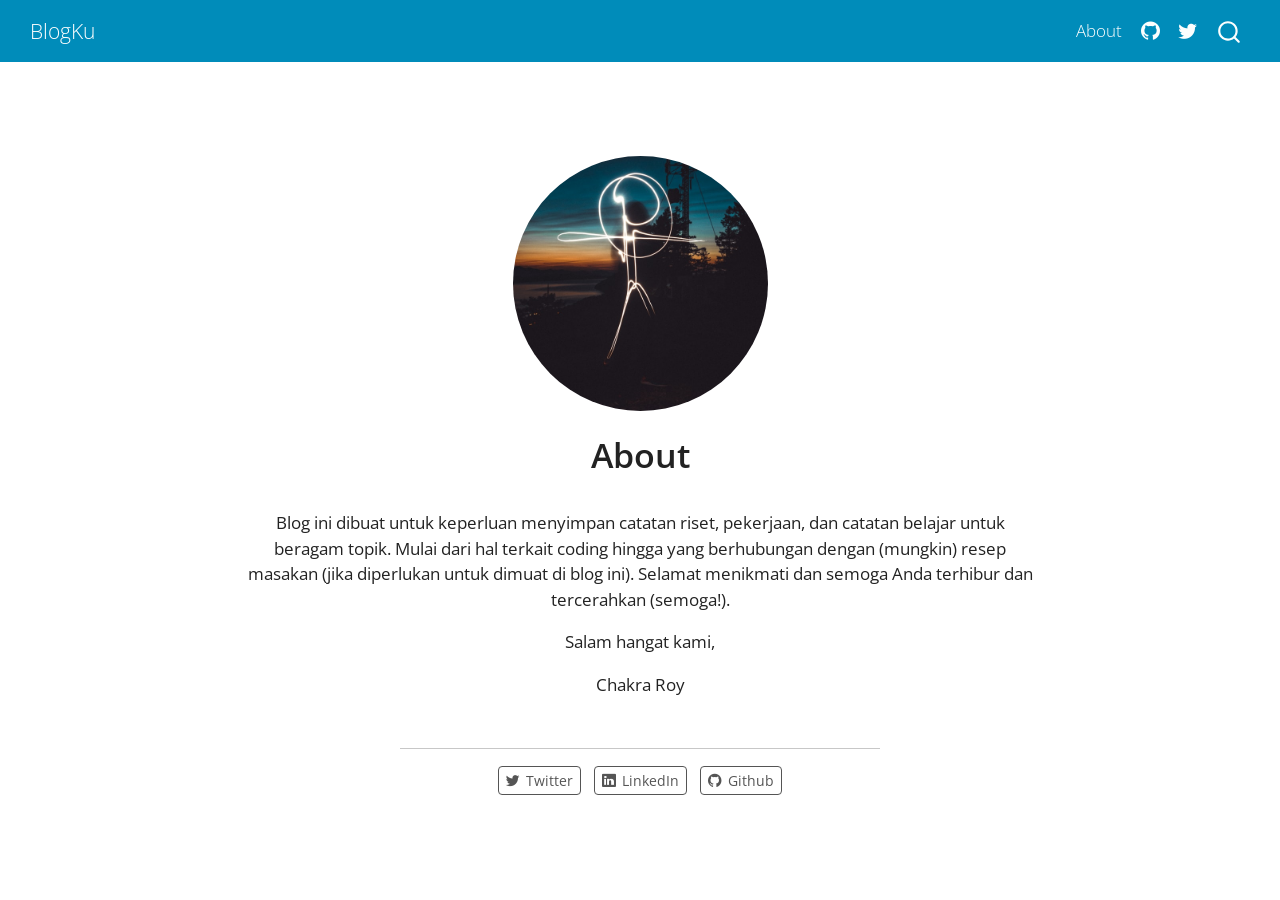
<file: docs/about.html>
<!DOCTYPE html>
<html xmlns="http://www.w3.org/1999/xhtml" lang="en" xml:lang="en"><head>

<meta charset="utf-8">
<meta name="generator" content="quarto-1.5.56">

<meta name="viewport" content="width=device-width, initial-scale=1.0, user-scalable=yes">


<title>About – BlogKu</title>
<style>
code{white-space: pre-wrap;}
span.smallcaps{font-variant: small-caps;}
div.columns{display: flex; gap: min(4vw, 1.5em);}
div.column{flex: auto; overflow-x: auto;}
div.hanging-indent{margin-left: 1.5em; text-indent: -1.5em;}
ul.task-list{list-style: none;}
ul.task-list li input[type="checkbox"] {
  width: 0.8em;
  margin: 0 0.8em 0.2em -1em; /* quarto-specific, see https://github.com/quarto-dev/quarto-cli/issues/4556 */ 
  vertical-align: middle;
}
</style>


<script src="site_libs/quarto-nav/quarto-nav.js"></script>
<script src="site_libs/quarto-nav/headroom.min.js"></script>
<script src="site_libs/clipboard/clipboard.min.js"></script>
<script src="site_libs/quarto-search/autocomplete.umd.js"></script>
<script src="site_libs/quarto-search/fuse.min.js"></script>
<script src="site_libs/quarto-search/quarto-search.js"></script>
<meta name="quarto:offset" content="./">
<script src="site_libs/quarto-html/quarto.js"></script>
<script src="site_libs/quarto-html/popper.min.js"></script>
<script src="site_libs/quarto-html/tippy.umd.min.js"></script>
<link href="site_libs/quarto-html/tippy.css" rel="stylesheet">
<link href="site_libs/quarto-html/quarto-syntax-highlighting.css" rel="stylesheet" id="quarto-text-highlighting-styles">
<script src="site_libs/bootstrap/bootstrap.min.js"></script>
<link href="site_libs/bootstrap/bootstrap-icons.css" rel="stylesheet">
<link href="site_libs/bootstrap/bootstrap.min.css" rel="stylesheet" id="quarto-bootstrap" data-mode="light">
<script id="quarto-search-options" type="application/json">{
  "location": "navbar",
  "copy-button": false,
  "collapse-after": 3,
  "panel-placement": "end",
  "type": "overlay",
  "limit": 50,
  "keyboard-shortcut": [
    "f",
    "/",
    "s"
  ],
  "show-item-context": false,
  "language": {
    "search-no-results-text": "No results",
    "search-matching-documents-text": "matching documents",
    "search-copy-link-title": "Copy link to search",
    "search-hide-matches-text": "Hide additional matches",
    "search-more-match-text": "more match in this document",
    "search-more-matches-text": "more matches in this document",
    "search-clear-button-title": "Clear",
    "search-text-placeholder": "",
    "search-detached-cancel-button-title": "Cancel",
    "search-submit-button-title": "Submit",
    "search-label": "Search"
  }
}</script>


<link rel="stylesheet" href="styles.css">
</head>

<body class="nav-fixed fullcontent">

<div id="quarto-search-results"></div>
  <header id="quarto-header" class="headroom fixed-top">
    <nav class="navbar navbar-expand-lg " data-bs-theme="dark">
      <div class="navbar-container container-fluid">
      <div class="navbar-brand-container mx-auto">
    <a class="navbar-brand" href="./index.html">
    <span class="navbar-title">BlogKu</span>
    </a>
  </div>
            <div id="quarto-search" class="" title="Search"></div>
          <button class="navbar-toggler" type="button" data-bs-toggle="collapse" data-bs-target="#navbarCollapse" aria-controls="navbarCollapse" role="menu" aria-expanded="false" aria-label="Toggle navigation" onclick="if (window.quartoToggleHeadroom) { window.quartoToggleHeadroom(); }">
  <span class="navbar-toggler-icon"></span>
</button>
          <div class="collapse navbar-collapse" id="navbarCollapse">
            <ul class="navbar-nav navbar-nav-scroll ms-auto">
  <li class="nav-item">
    <a class="nav-link active" href="./about.html" aria-current="page"> 
<span class="menu-text">About</span></a>
  </li>  
  <li class="nav-item compact">
    <a class="nav-link" href="https://github.com/"> <i class="bi bi-github" role="img">
</i> 
<span class="menu-text"></span></a>
  </li>  
  <li class="nav-item compact">
    <a class="nav-link" href="https://twitter.com"> <i class="bi bi-twitter" role="img">
</i> 
<span class="menu-text"></span></a>
  </li>  
</ul>
          </div> <!-- /navcollapse -->
            <div class="quarto-navbar-tools">
</div>
      </div> <!-- /container-fluid -->
    </nav>
</header>
<!-- content -->
<div id="quarto-content" class="quarto-container page-columns page-rows-contents page-layout-article page-navbar">
<!-- sidebar -->
<!-- margin-sidebar -->
    
<!-- main -->
<div class="quarto-about-jolla">
  <img src="profile.jpg" class="about-image
  round " style="height: 15em; width: 15em;">
 <header id="title-block-header" class="quarto-title-block default">
<div class="quarto-title">
<h1 class="title">About</h1>
</div>
<div class="quarto-title-meta">
  </div>
</header><main class="content" id="quarto-document-content">
<p>Blog ini dibuat untuk keperluan menyimpan catatan riset, pekerjaan, dan catatan belajar untuk beragam topik. Mulai dari hal terkait coding hingga yang berhubungan dengan (mungkin) resep masakan (jika diperlukan untuk dimuat di blog ini). Selamat menikmati dan semoga Anda terhibur dan tercerahkan (semoga!).</p>
<p>Salam hangat kami,</p>
<p>Chakra Roy</p>


</main> 
  <hr class="about-sep">
   <div class="about-links">
  <a href="https://twitter.com" class="about-link" rel="" target="">
    <i class="bi bi-twitter"></i>
     <span class="about-link-text">Twitter</span>
  </a>
  <a href="https://linkedin.com" class="about-link" rel="" target="">
    <i class="bi bi-linkedin"></i>
     <span class="about-link-text">LinkedIn</span>
  </a>
  <a href="https://github.com" class="about-link" rel="" target="">
    <i class="bi bi-github"></i>
     <span class="about-link-text">Github</span>
  </a>
</div>
</div>
 <!-- /main -->
<script id="quarto-html-after-body" type="application/javascript">
window.document.addEventListener("DOMContentLoaded", function (event) {
  const toggleBodyColorMode = (bsSheetEl) => {
    const mode = bsSheetEl.getAttribute("data-mode");
    const bodyEl = window.document.querySelector("body");
    if (mode === "dark") {
      bodyEl.classList.add("quarto-dark");
      bodyEl.classList.remove("quarto-light");
    } else {
      bodyEl.classList.add("quarto-light");
      bodyEl.classList.remove("quarto-dark");
    }
  }
  const toggleBodyColorPrimary = () => {
    const bsSheetEl = window.document.querySelector("link#quarto-bootstrap");
    if (bsSheetEl) {
      toggleBodyColorMode(bsSheetEl);
    }
  }
  toggleBodyColorPrimary();  
  const isCodeAnnotation = (el) => {
    for (const clz of el.classList) {
      if (clz.startsWith('code-annotation-')) {                     
        return true;
      }
    }
    return false;
  }
  const onCopySuccess = function(e) {
    // button target
    const button = e.trigger;
    // don't keep focus
    button.blur();
    // flash "checked"
    button.classList.add('code-copy-button-checked');
    var currentTitle = button.getAttribute("title");
    button.setAttribute("title", "Copied!");
    let tooltip;
    if (window.bootstrap) {
      button.setAttribute("data-bs-toggle", "tooltip");
      button.setAttribute("data-bs-placement", "left");
      button.setAttribute("data-bs-title", "Copied!");
      tooltip = new bootstrap.Tooltip(button, 
        { trigger: "manual", 
          customClass: "code-copy-button-tooltip",
          offset: [0, -8]});
      tooltip.show();    
    }
    setTimeout(function() {
      if (tooltip) {
        tooltip.hide();
        button.removeAttribute("data-bs-title");
        button.removeAttribute("data-bs-toggle");
        button.removeAttribute("data-bs-placement");
      }
      button.setAttribute("title", currentTitle);
      button.classList.remove('code-copy-button-checked');
    }, 1000);
    // clear code selection
    e.clearSelection();
  }
  const getTextToCopy = function(trigger) {
      const codeEl = trigger.previousElementSibling.cloneNode(true);
      for (const childEl of codeEl.children) {
        if (isCodeAnnotation(childEl)) {
          childEl.remove();
        }
      }
      return codeEl.innerText;
  }
  const clipboard = new window.ClipboardJS('.code-copy-button:not([data-in-quarto-modal])', {
    text: getTextToCopy
  });
  clipboard.on('success', onCopySuccess);
  if (window.document.getElementById('quarto-embedded-source-code-modal')) {
    // For code content inside modals, clipBoardJS needs to be initialized with a container option
    // TODO: Check when it could be a function (https://github.com/zenorocha/clipboard.js/issues/860)
    const clipboardModal = new window.ClipboardJS('.code-copy-button[data-in-quarto-modal]', {
      text: getTextToCopy,
      container: window.document.getElementById('quarto-embedded-source-code-modal')
    });
    clipboardModal.on('success', onCopySuccess);
  }
    var localhostRegex = new RegExp(/^(?:http|https):\/\/localhost\:?[0-9]*\//);
    var mailtoRegex = new RegExp(/^mailto:/);
      var filterRegex = new RegExp("https:\/\/chakraroy\.github\.io\/BlogKu\/");
    var isInternal = (href) => {
        return filterRegex.test(href) || localhostRegex.test(href) || mailtoRegex.test(href);
    }
    // Inspect non-navigation links and adorn them if external
 	var links = window.document.querySelectorAll('a[href]:not(.nav-link):not(.navbar-brand):not(.toc-action):not(.sidebar-link):not(.sidebar-item-toggle):not(.pagination-link):not(.no-external):not([aria-hidden]):not(.dropdown-item):not(.quarto-navigation-tool):not(.about-link)');
    for (var i=0; i<links.length; i++) {
      const link = links[i];
      if (!isInternal(link.href)) {
        // undo the damage that might have been done by quarto-nav.js in the case of
        // links that we want to consider external
        if (link.dataset.originalHref !== undefined) {
          link.href = link.dataset.originalHref;
        }
      }
    }
  function tippyHover(el, contentFn, onTriggerFn, onUntriggerFn) {
    const config = {
      allowHTML: true,
      maxWidth: 500,
      delay: 100,
      arrow: false,
      appendTo: function(el) {
          return el.parentElement;
      },
      interactive: true,
      interactiveBorder: 10,
      theme: 'quarto',
      placement: 'bottom-start',
    };
    if (contentFn) {
      config.content = contentFn;
    }
    if (onTriggerFn) {
      config.onTrigger = onTriggerFn;
    }
    if (onUntriggerFn) {
      config.onUntrigger = onUntriggerFn;
    }
    window.tippy(el, config); 
  }
  const noterefs = window.document.querySelectorAll('a[role="doc-noteref"]');
  for (var i=0; i<noterefs.length; i++) {
    const ref = noterefs[i];
    tippyHover(ref, function() {
      // use id or data attribute instead here
      let href = ref.getAttribute('data-footnote-href') || ref.getAttribute('href');
      try { href = new URL(href).hash; } catch {}
      const id = href.replace(/^#\/?/, "");
      const note = window.document.getElementById(id);
      if (note) {
        return note.innerHTML;
      } else {
        return "";
      }
    });
  }
  const xrefs = window.document.querySelectorAll('a.quarto-xref');
  const processXRef = (id, note) => {
    // Strip column container classes
    const stripColumnClz = (el) => {
      el.classList.remove("page-full", "page-columns");
      if (el.children) {
        for (const child of el.children) {
          stripColumnClz(child);
        }
      }
    }
    stripColumnClz(note)
    if (id === null || id.startsWith('sec-')) {
      // Special case sections, only their first couple elements
      const container = document.createElement("div");
      if (note.children && note.children.length > 2) {
        container.appendChild(note.children[0].cloneNode(true));
        for (let i = 1; i < note.children.length; i++) {
          const child = note.children[i];
          if (child.tagName === "P" && child.innerText === "") {
            continue;
          } else {
            container.appendChild(child.cloneNode(true));
            break;
          }
        }
        if (window.Quarto?.typesetMath) {
          window.Quarto.typesetMath(container);
        }
        return container.innerHTML
      } else {
        if (window.Quarto?.typesetMath) {
          window.Quarto.typesetMath(note);
        }
        return note.innerHTML;
      }
    } else {
      // Remove any anchor links if they are present
      const anchorLink = note.querySelector('a.anchorjs-link');
      if (anchorLink) {
        anchorLink.remove();
      }
      if (window.Quarto?.typesetMath) {
        window.Quarto.typesetMath(note);
      }
      // TODO in 1.5, we should make sure this works without a callout special case
      if (note.classList.contains("callout")) {
        return note.outerHTML;
      } else {
        return note.innerHTML;
      }
    }
  }
  for (var i=0; i<xrefs.length; i++) {
    const xref = xrefs[i];
    tippyHover(xref, undefined, function(instance) {
      instance.disable();
      let url = xref.getAttribute('href');
      let hash = undefined; 
      if (url.startsWith('#')) {
        hash = url;
      } else {
        try { hash = new URL(url).hash; } catch {}
      }
      if (hash) {
        const id = hash.replace(/^#\/?/, "");
        const note = window.document.getElementById(id);
        if (note !== null) {
          try {
            const html = processXRef(id, note.cloneNode(true));
            instance.setContent(html);
          } finally {
            instance.enable();
            instance.show();
          }
        } else {
          // See if we can fetch this
          fetch(url.split('#')[0])
          .then(res => res.text())
          .then(html => {
            const parser = new DOMParser();
            const htmlDoc = parser.parseFromString(html, "text/html");
            const note = htmlDoc.getElementById(id);
            if (note !== null) {
              const html = processXRef(id, note);
              instance.setContent(html);
            } 
          }).finally(() => {
            instance.enable();
            instance.show();
          });
        }
      } else {
        // See if we can fetch a full url (with no hash to target)
        // This is a special case and we should probably do some content thinning / targeting
        fetch(url)
        .then(res => res.text())
        .then(html => {
          const parser = new DOMParser();
          const htmlDoc = parser.parseFromString(html, "text/html");
          const note = htmlDoc.querySelector('main.content');
          if (note !== null) {
            // This should only happen for chapter cross references
            // (since there is no id in the URL)
            // remove the first header
            if (note.children.length > 0 && note.children[0].tagName === "HEADER") {
              note.children[0].remove();
            }
            const html = processXRef(null, note);
            instance.setContent(html);
          } 
        }).finally(() => {
          instance.enable();
          instance.show();
        });
      }
    }, function(instance) {
    });
  }
      let selectedAnnoteEl;
      const selectorForAnnotation = ( cell, annotation) => {
        let cellAttr = 'data-code-cell="' + cell + '"';
        let lineAttr = 'data-code-annotation="' +  annotation + '"';
        const selector = 'span[' + cellAttr + '][' + lineAttr + ']';
        return selector;
      }
      const selectCodeLines = (annoteEl) => {
        const doc = window.document;
        const targetCell = annoteEl.getAttribute("data-target-cell");
        const targetAnnotation = annoteEl.getAttribute("data-target-annotation");
        const annoteSpan = window.document.querySelector(selectorForAnnotation(targetCell, targetAnnotation));
        const lines = annoteSpan.getAttribute("data-code-lines").split(",");
        const lineIds = lines.map((line) => {
          return targetCell + "-" + line;
        })
        let top = null;
        let height = null;
        let parent = null;
        if (lineIds.length > 0) {
            //compute the position of the single el (top and bottom and make a div)
            const el = window.document.getElementById(lineIds[0]);
            top = el.offsetTop;
            height = el.offsetHeight;
            parent = el.parentElement.parentElement;
          if (lineIds.length > 1) {
            const lastEl = window.document.getElementById(lineIds[lineIds.length - 1]);
            const bottom = lastEl.offsetTop + lastEl.offsetHeight;
            height = bottom - top;
          }
          if (top !== null && height !== null && parent !== null) {
            // cook up a div (if necessary) and position it 
            let div = window.document.getElementById("code-annotation-line-highlight");
            if (div === null) {
              div = window.document.createElement("div");
              div.setAttribute("id", "code-annotation-line-highlight");
              div.style.position = 'absolute';
              parent.appendChild(div);
            }
            div.style.top = top - 2 + "px";
            div.style.height = height + 4 + "px";
            div.style.left = 0;
            let gutterDiv = window.document.getElementById("code-annotation-line-highlight-gutter");
            if (gutterDiv === null) {
              gutterDiv = window.document.createElement("div");
              gutterDiv.setAttribute("id", "code-annotation-line-highlight-gutter");
              gutterDiv.style.position = 'absolute';
              const codeCell = window.document.getElementById(targetCell);
              const gutter = codeCell.querySelector('.code-annotation-gutter');
              gutter.appendChild(gutterDiv);
            }
            gutterDiv.style.top = top - 2 + "px";
            gutterDiv.style.height = height + 4 + "px";
          }
          selectedAnnoteEl = annoteEl;
        }
      };
      const unselectCodeLines = () => {
        const elementsIds = ["code-annotation-line-highlight", "code-annotation-line-highlight-gutter"];
        elementsIds.forEach((elId) => {
          const div = window.document.getElementById(elId);
          if (div) {
            div.remove();
          }
        });
        selectedAnnoteEl = undefined;
      };
        // Handle positioning of the toggle
    window.addEventListener(
      "resize",
      throttle(() => {
        elRect = undefined;
        if (selectedAnnoteEl) {
          selectCodeLines(selectedAnnoteEl);
        }
      }, 10)
    );
    function throttle(fn, ms) {
    let throttle = false;
    let timer;
      return (...args) => {
        if(!throttle) { // first call gets through
            fn.apply(this, args);
            throttle = true;
        } else { // all the others get throttled
            if(timer) clearTimeout(timer); // cancel #2
            timer = setTimeout(() => {
              fn.apply(this, args);
              timer = throttle = false;
            }, ms);
        }
      };
    }
      // Attach click handler to the DT
      const annoteDls = window.document.querySelectorAll('dt[data-target-cell]');
      for (const annoteDlNode of annoteDls) {
        annoteDlNode.addEventListener('click', (event) => {
          const clickedEl = event.target;
          if (clickedEl !== selectedAnnoteEl) {
            unselectCodeLines();
            const activeEl = window.document.querySelector('dt[data-target-cell].code-annotation-active');
            if (activeEl) {
              activeEl.classList.remove('code-annotation-active');
            }
            selectCodeLines(clickedEl);
            clickedEl.classList.add('code-annotation-active');
          } else {
            // Unselect the line
            unselectCodeLines();
            clickedEl.classList.remove('code-annotation-active');
          }
        });
      }
  const findCites = (el) => {
    const parentEl = el.parentElement;
    if (parentEl) {
      const cites = parentEl.dataset.cites;
      if (cites) {
        return {
          el,
          cites: cites.split(' ')
        };
      } else {
        return findCites(el.parentElement)
      }
    } else {
      return undefined;
    }
  };
  var bibliorefs = window.document.querySelectorAll('a[role="doc-biblioref"]');
  for (var i=0; i<bibliorefs.length; i++) {
    const ref = bibliorefs[i];
    const citeInfo = findCites(ref);
    if (citeInfo) {
      tippyHover(citeInfo.el, function() {
        var popup = window.document.createElement('div');
        citeInfo.cites.forEach(function(cite) {
          var citeDiv = window.document.createElement('div');
          citeDiv.classList.add('hanging-indent');
          citeDiv.classList.add('csl-entry');
          var biblioDiv = window.document.getElementById('ref-' + cite);
          if (biblioDiv) {
            citeDiv.innerHTML = biblioDiv.innerHTML;
          }
          popup.appendChild(citeDiv);
        });
        return popup.innerHTML;
      });
    }
  }
});
</script>
</div> <!-- /content -->




</body></html>
</file>
<file: docs/site_libs/quarto-html/tippy.css>
.tippy-box[data-animation=fade][data-state=hidden]{opacity:0}[data-tippy-root]{max-width:calc(100vw - 10px)}.tippy-box{position:relative;background-color:#333;color:#fff;border-radius:4px;font-size:14px;line-height:1.4;white-space:normal;outline:0;transition-property:transform,visibility,opacity}.tippy-box[data-placement^=top]>.tippy-arrow{bottom:0}.tippy-box[data-placement^=top]>.tippy-arrow:before{bottom:-7px;left:0;border-width:8px 8px 0;border-top-color:initial;transform-origin:center top}.tippy-box[data-placement^=bottom]>.tippy-arrow{top:0}.tippy-box[data-placement^=bottom]>.tippy-arrow:before{top:-7px;left:0;border-width:0 8px 8px;border-bottom-color:initial;transform-origin:center bottom}.tippy-box[data-placement^=left]>.tippy-arrow{right:0}.tippy-box[data-placement^=left]>.tippy-arrow:before{border-width:8px 0 8px 8px;border-left-color:initial;right:-7px;transform-origin:center left}.tippy-box[data-placement^=right]>.tippy-arrow{left:0}.tippy-box[data-placement^=right]>.tippy-arrow:before{left:-7px;border-width:8px 8px 8px 0;border-right-color:initial;transform-origin:center right}.tippy-box[data-inertia][data-state=visible]{transition-timing-function:cubic-bezier(.54,1.5,.38,1.11)}.tippy-arrow{width:16px;height:16px;color:#333}.tippy-arrow:before{content:"";position:absolute;border-color:transparent;border-style:solid}.tippy-content{position:relative;padding:5px 9px;z-index:1}
</file>
<file: docs/site_libs/quarto-html/quarto-syntax-highlighting.css>
/* quarto syntax highlight colors */
:root {
  --quarto-hl-ot-color: #003B4F;
  --quarto-hl-at-color: #657422;
  --quarto-hl-ss-color: #20794D;
  --quarto-hl-an-color: #5E5E5E;
  --quarto-hl-fu-color: #4758AB;
  --quarto-hl-st-color: #20794D;
  --quarto-hl-cf-color: #003B4F;
  --quarto-hl-op-color: #5E5E5E;
  --quarto-hl-er-color: #AD0000;
  --quarto-hl-bn-color: #AD0000;
  --quarto-hl-al-color: #AD0000;
  --quarto-hl-va-color: #111111;
  --quarto-hl-bu-color: inherit;
  --quarto-hl-ex-color: inherit;
  --quarto-hl-pp-color: #AD0000;
  --quarto-hl-in-color: #5E5E5E;
  --quarto-hl-vs-color: #20794D;
  --quarto-hl-wa-color: #5E5E5E;
  --quarto-hl-do-color: #5E5E5E;
  --quarto-hl-im-color: #00769E;
  --quarto-hl-ch-color: #20794D;
  --quarto-hl-dt-color: #AD0000;
  --quarto-hl-fl-color: #AD0000;
  --quarto-hl-co-color: #5E5E5E;
  --quarto-hl-cv-color: #5E5E5E;
  --quarto-hl-cn-color: #8f5902;
  --quarto-hl-sc-color: #5E5E5E;
  --quarto-hl-dv-color: #AD0000;
  --quarto-hl-kw-color: #003B4F;
}

/* other quarto variables */
:root {
  --quarto-font-monospace: SFMono-Regular, Menlo, Monaco, Consolas, "Liberation Mono", "Courier New", monospace;
}

pre > code.sourceCode > span {
  color: #003B4F;
}

code span {
  color: #003B4F;
}

code.sourceCode > span {
  color: #003B4F;
}

div.sourceCode,
div.sourceCode pre.sourceCode {
  color: #003B4F;
}

code span.ot {
  color: #003B4F;
  font-style: inherit;
}

code span.at {
  color: #657422;
  font-style: inherit;
}

code span.ss {
  color: #20794D;
  font-style: inherit;
}

code span.an {
  color: #5E5E5E;
  font-style: inherit;
}

code span.fu {
  color: #4758AB;
  font-style: inherit;
}

code span.st {
  color: #20794D;
  font-style: inherit;
}

code span.cf {
  color: #003B4F;
  font-weight: bold;
  font-style: inherit;
}

code span.op {
  color: #5E5E5E;
  font-style: inherit;
}

code span.er {
  color: #AD0000;
  font-style: inherit;
}

code span.bn {
  color: #AD0000;
  font-style: inherit;
}

code span.al {
  color: #AD0000;
  font-style: inherit;
}

code span.va {
  color: #111111;
  font-style: inherit;
}

code span.bu {
  font-style: inherit;
}

code span.ex {
  font-style: inherit;
}

code span.pp {
  color: #AD0000;
  font-style: inherit;
}

code span.in {
  color: #5E5E5E;
  font-style: inherit;
}

code span.vs {
  color: #20794D;
  font-style: inherit;
}

code span.wa {
  color: #5E5E5E;
  font-style: italic;
}

code span.do {
  color: #5E5E5E;
  font-style: italic;
}

code span.im {
  color: #00769E;
  font-style: inherit;
}

code span.ch {
  color: #20794D;
  font-style: inherit;
}

code span.dt {
  color: #AD0000;
  font-style: inherit;
}

code span.fl {
  color: #AD0000;
  font-style: inherit;
}

code span.co {
  color: #5E5E5E;
  font-style: inherit;
}

code span.cv {
  color: #5E5E5E;
  font-style: italic;
}

code span.cn {
  color: #8f5902;
  font-style: inherit;
}

code span.sc {
  color: #5E5E5E;
  font-style: inherit;
}

code span.dv {
  color: #AD0000;
  font-style: inherit;
}

code span.kw {
  color: #003B4F;
  font-weight: bold;
  font-style: inherit;
}

.prevent-inlining {
  content: "</";
}

/*# sourceMappingURL=debc5d5d77c3f9108843748ff7464032.css.map */
</file>
<file: docs/styles.css>
/* css styles */
</file>
